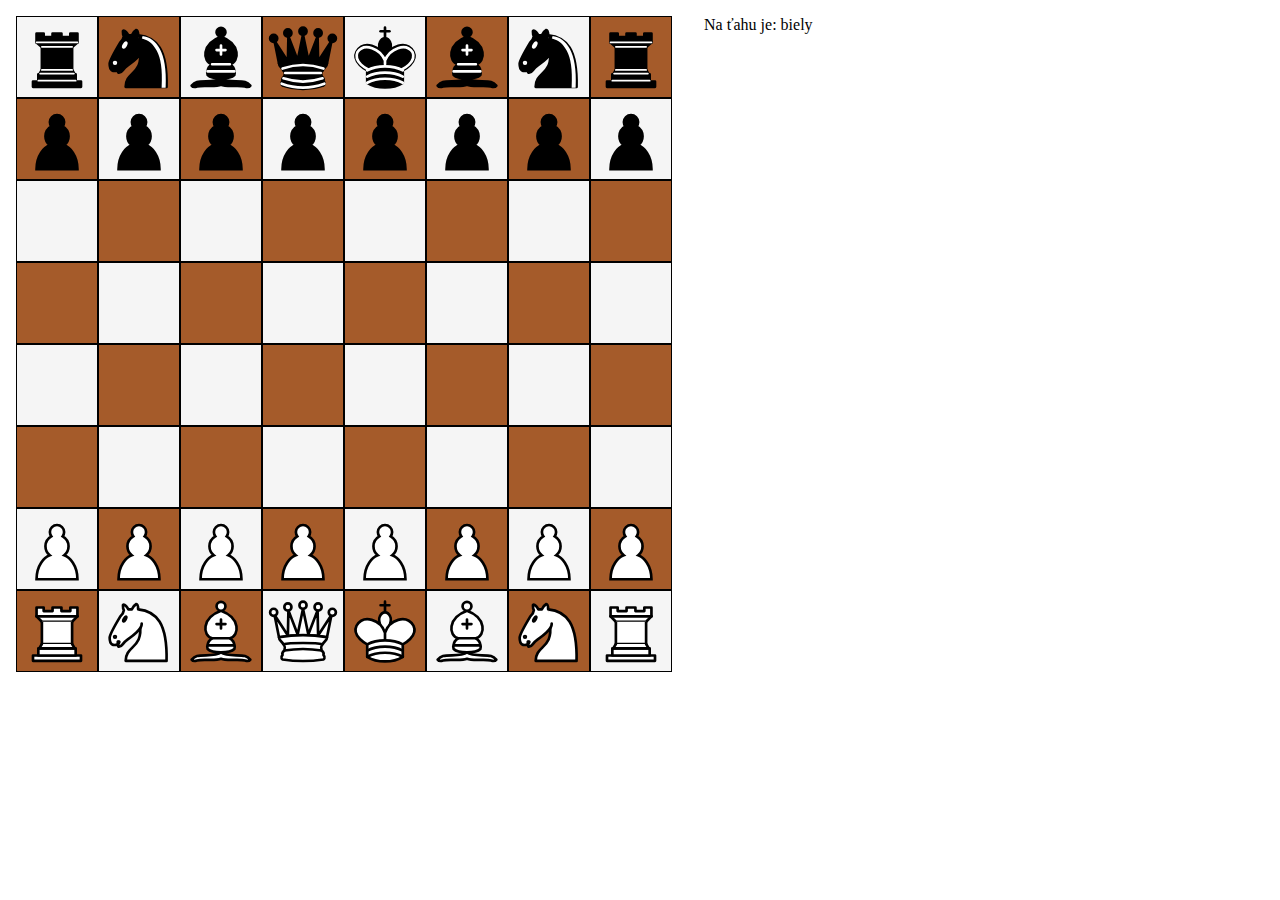
<file: index.html>
<!DOCTYPE html>
<html lang="en">
<head>
    <meta charset="UTF-8">
    <meta name="viewport" content="width=device-width, initial-scale=1.0">
    <title>ŠACH</title>

    <base href="./">

    <script src="./script.js" type="module"></script>

    <style>
        body {
            margin: 0;
        }
        #app {
            width: 100vw;
            height: 100vh;
        }
        #chessRoot {
            width: 100%;
            height: 100%;
        }
    </style>
</head>
<body>
    <div id="app">
        <div id="chessRoot"></div>
    </div>
</body>
</html>
</file>
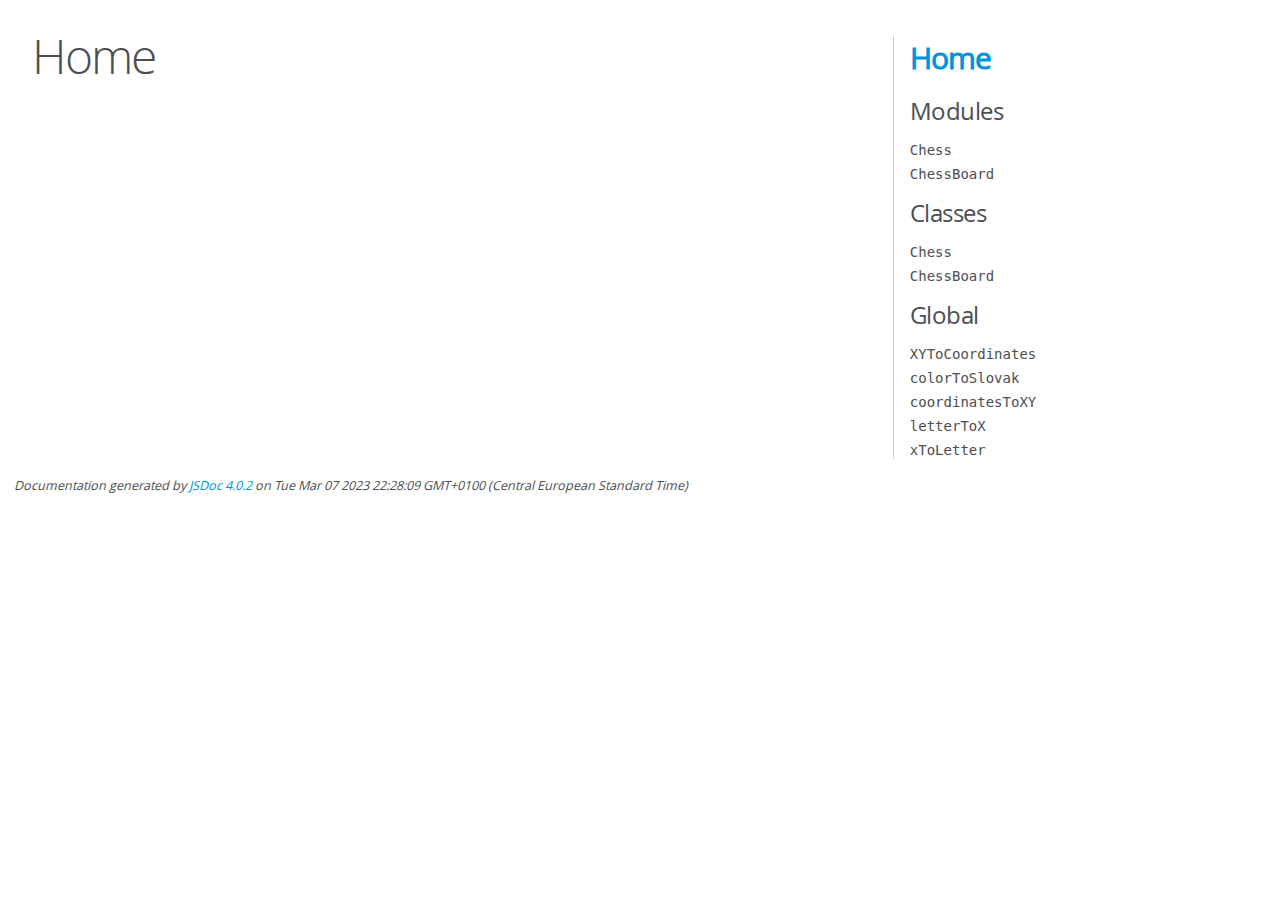
<file: docs/index.html>
<!DOCTYPE html>
<html lang="en">
<head>
    <meta charset="utf-8">
    <title>JSDoc: Home</title>

    <script src="scripts/prettify/prettify.js"> </script>
    <script src="scripts/prettify/lang-css.js"> </script>
    <!--[if lt IE 9]>
      <script src="//html5shiv.googlecode.com/svn/trunk/html5.js"></script>
    <![endif]-->
    <link type="text/css" rel="stylesheet" href="styles/prettify-tomorrow.css">
    <link type="text/css" rel="stylesheet" href="styles/jsdoc-default.css">
</head>

<body>

<div id="main">

    <h1 class="page-title">Home</h1>

    



    


    <h3> </h3>










    









</div>

<nav>
    <h2><a href="index.html">Home</a></h2><h3>Modules</h3><ul><li><a href="module-Chess.html">Chess</a></li><li><a href="module-ChessBoard.html">ChessBoard</a></li></ul><h3>Classes</h3><ul><li><a href="module-Chess.html">Chess</a></li><li><a href="module-ChessBoard.html">ChessBoard</a></li></ul><h3>Global</h3><ul><li><a href="global.html#XYToCoordinates">XYToCoordinates</a></li><li><a href="global.html#colorToSlovak">colorToSlovak</a></li><li><a href="global.html#coordinatesToXY">coordinatesToXY</a></li><li><a href="global.html#letterToX">letterToX</a></li><li><a href="global.html#xToLetter">xToLetter</a></li></ul>
</nav>

<br class="clear">

<footer>
    Documentation generated by <a href="https://github.com/jsdoc/jsdoc">JSDoc 4.0.2</a> on Tue Mar 07 2023 22:28:09 GMT+0100 (Central European Standard Time)
</footer>

<script> prettyPrint(); </script>
<script src="scripts/linenumber.js"> </script>
</body>
</html>
</file>
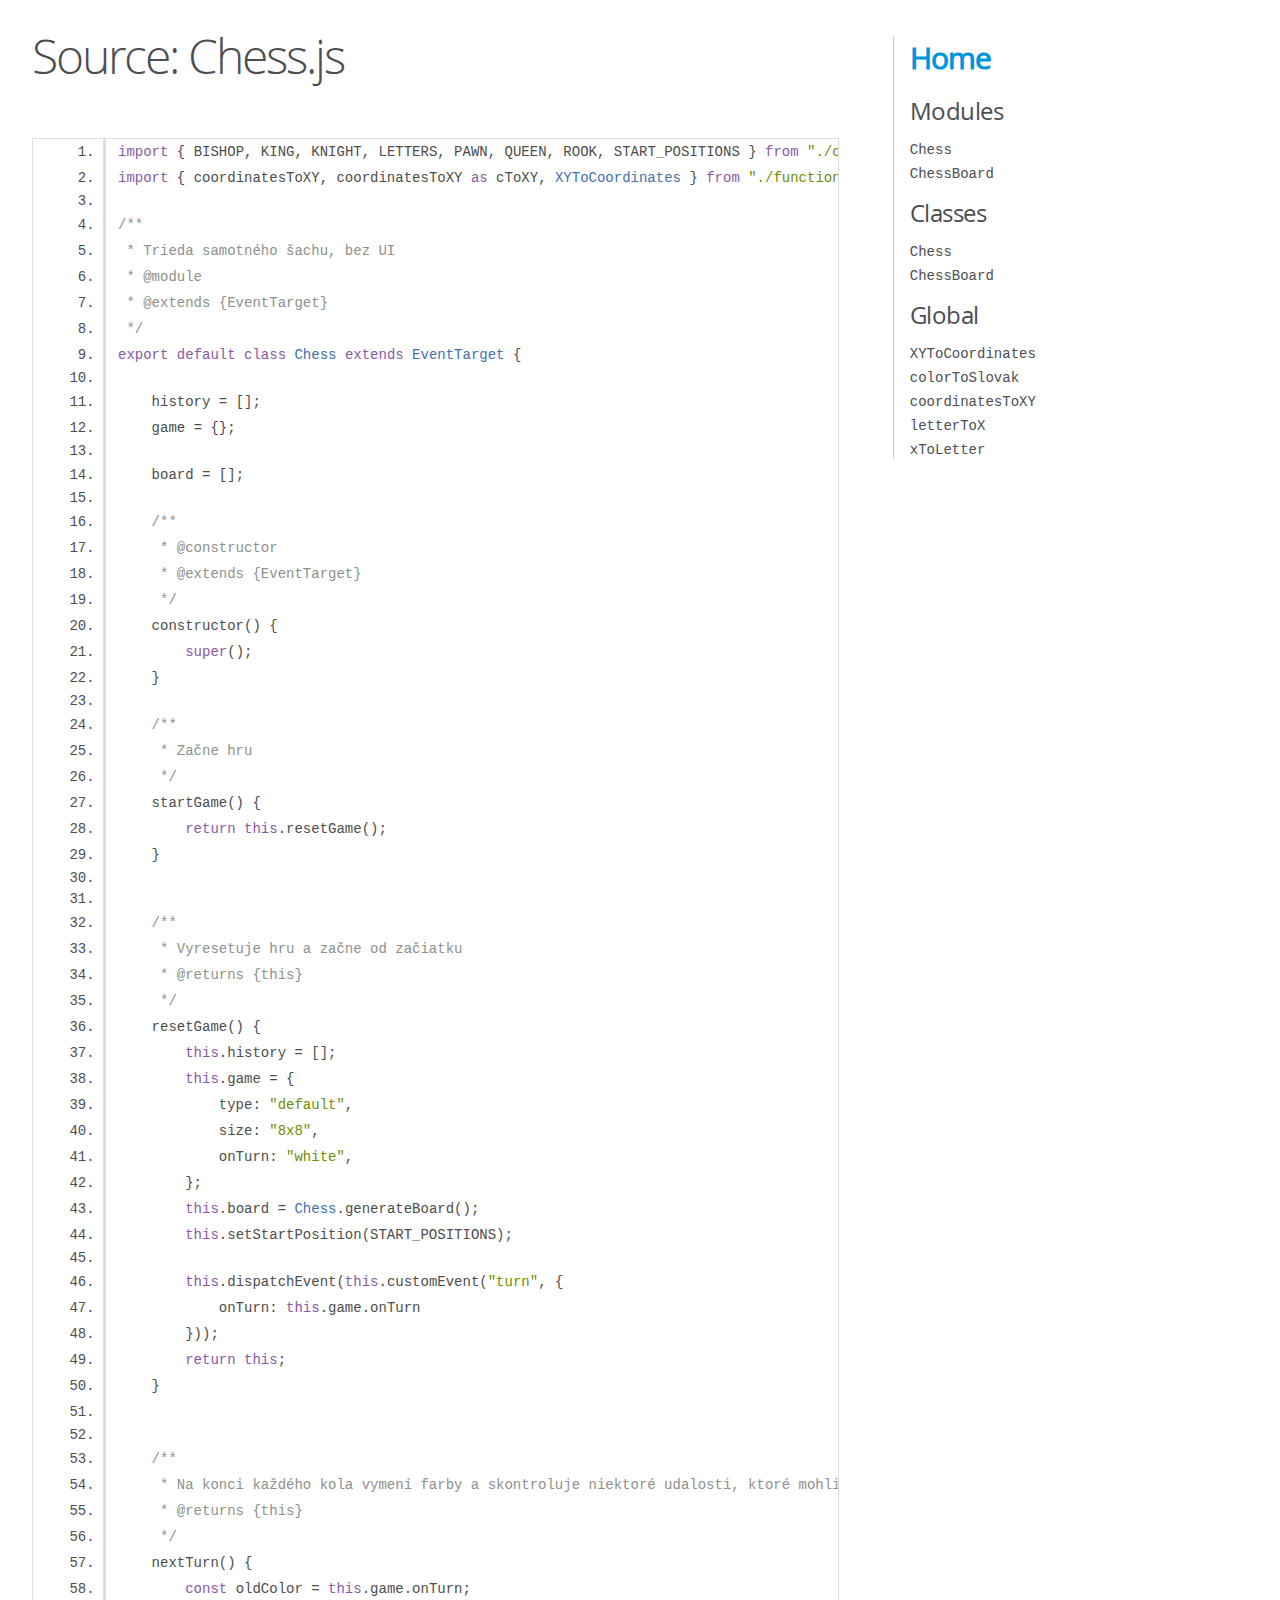
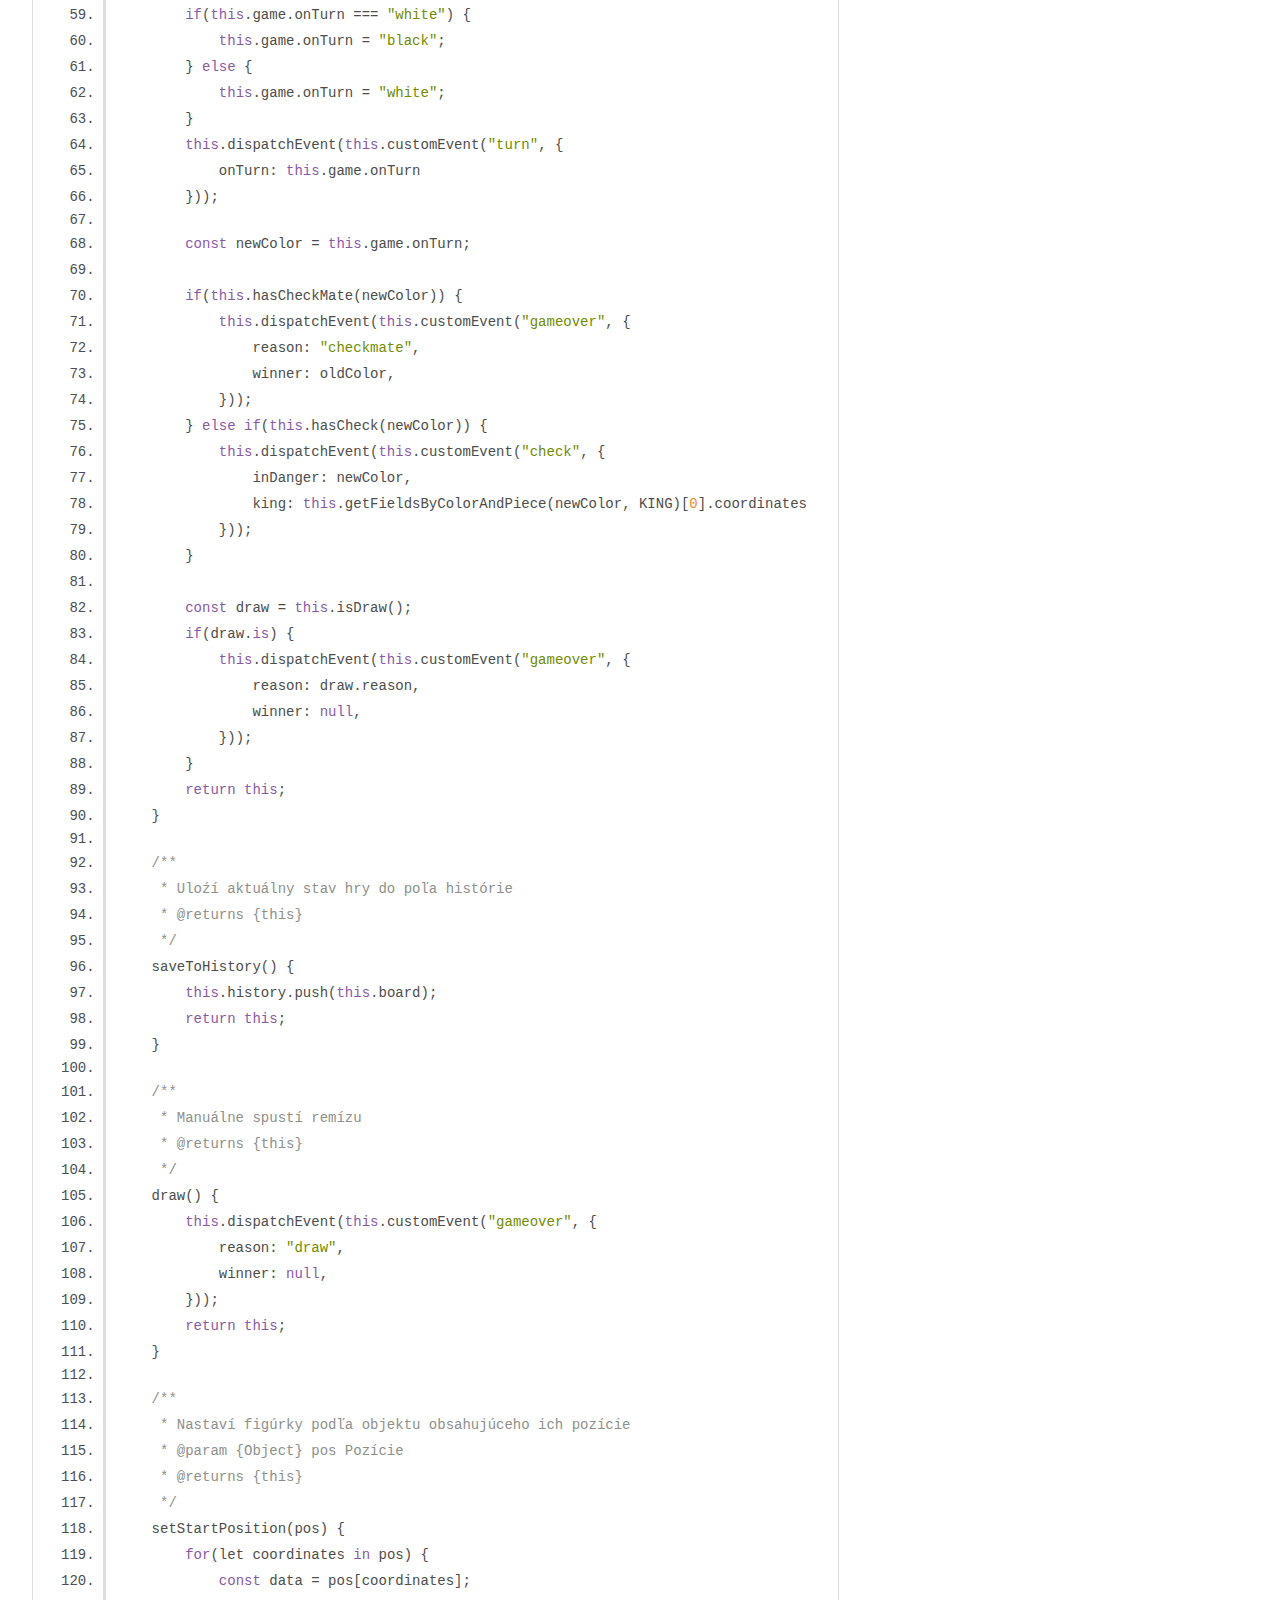
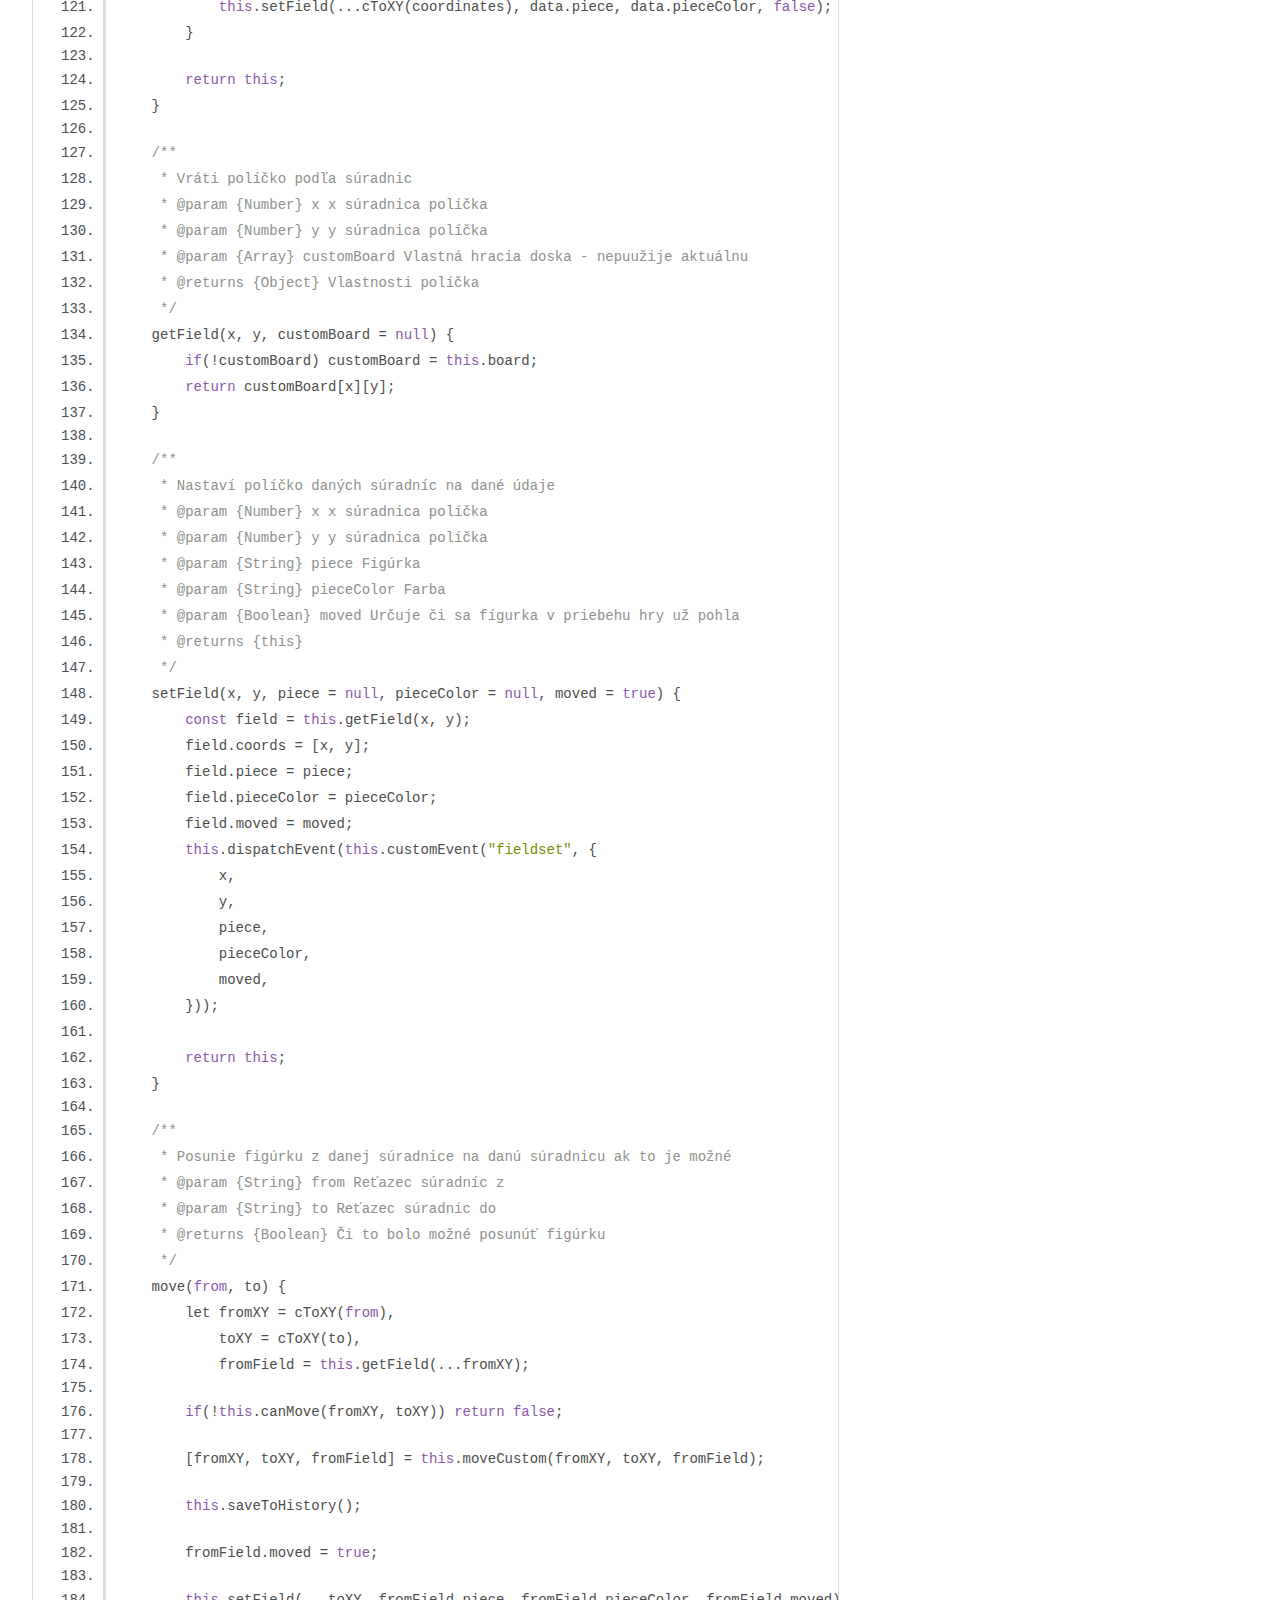
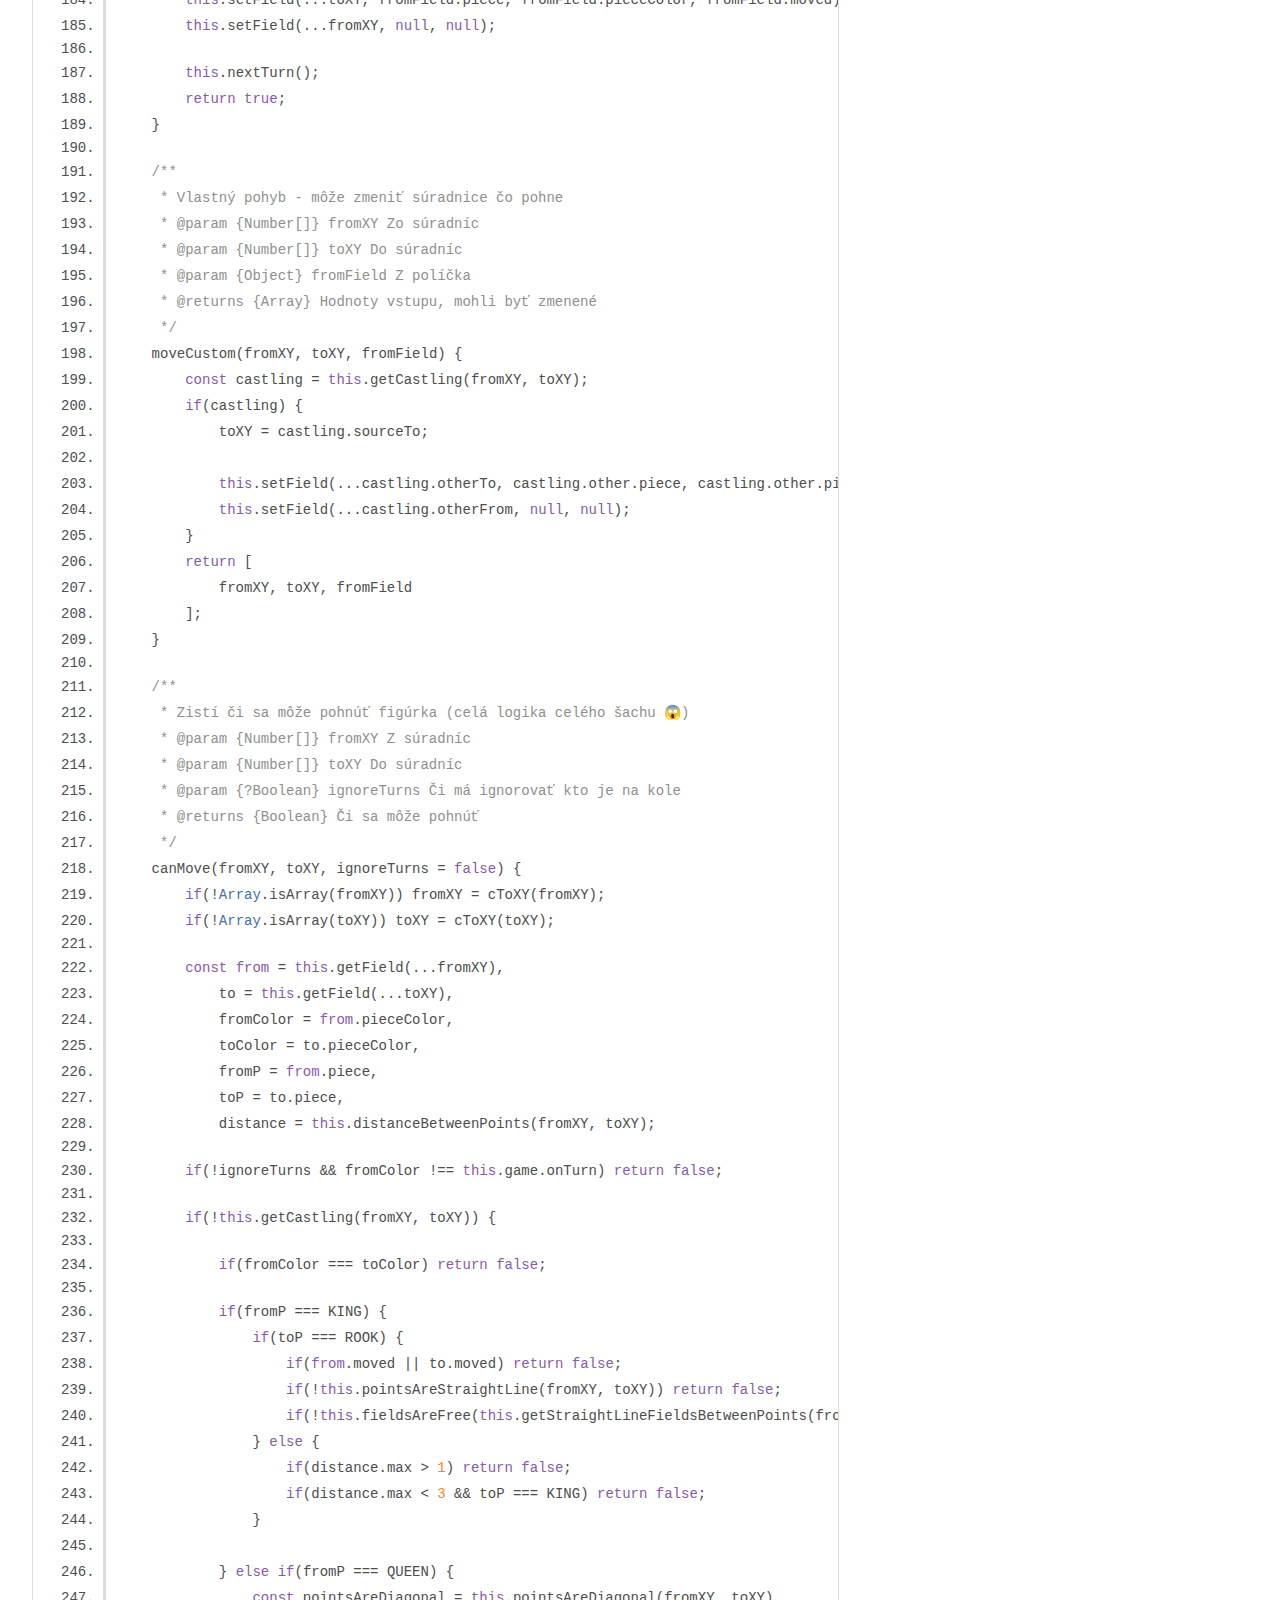
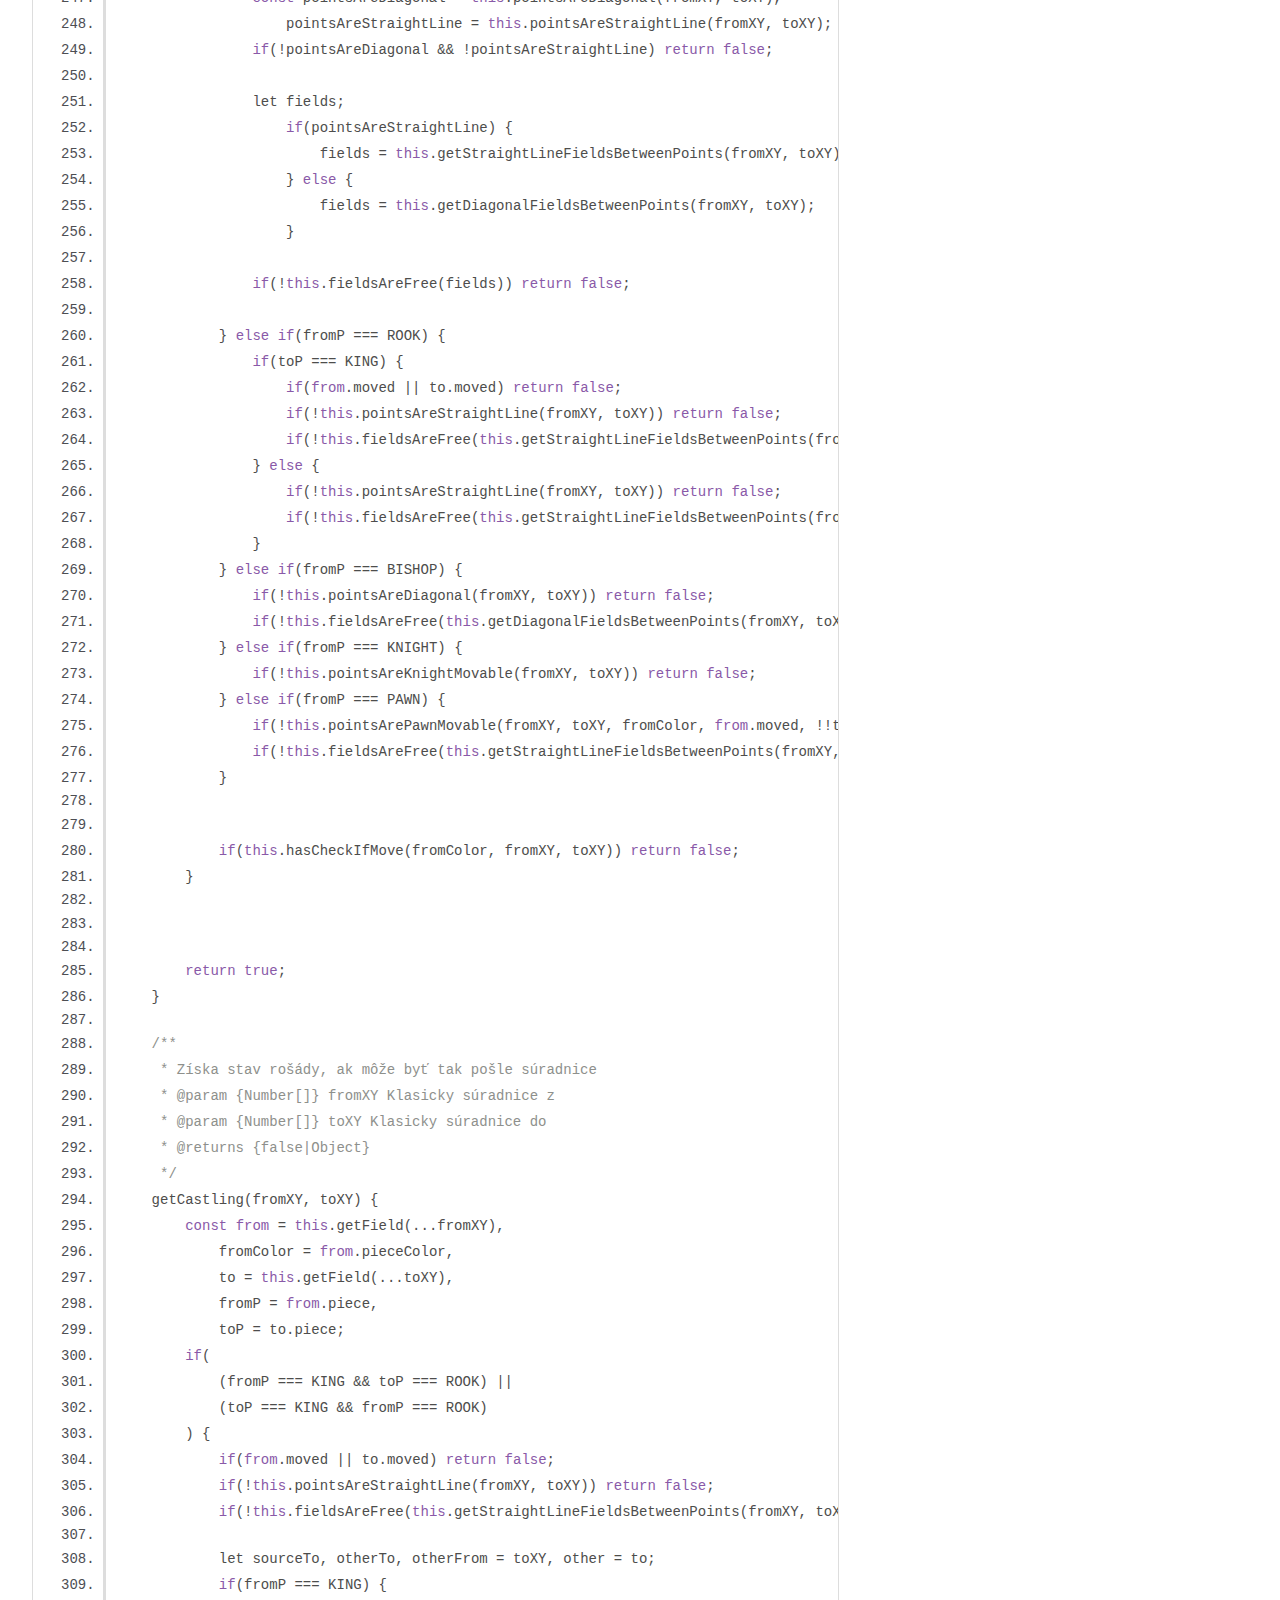
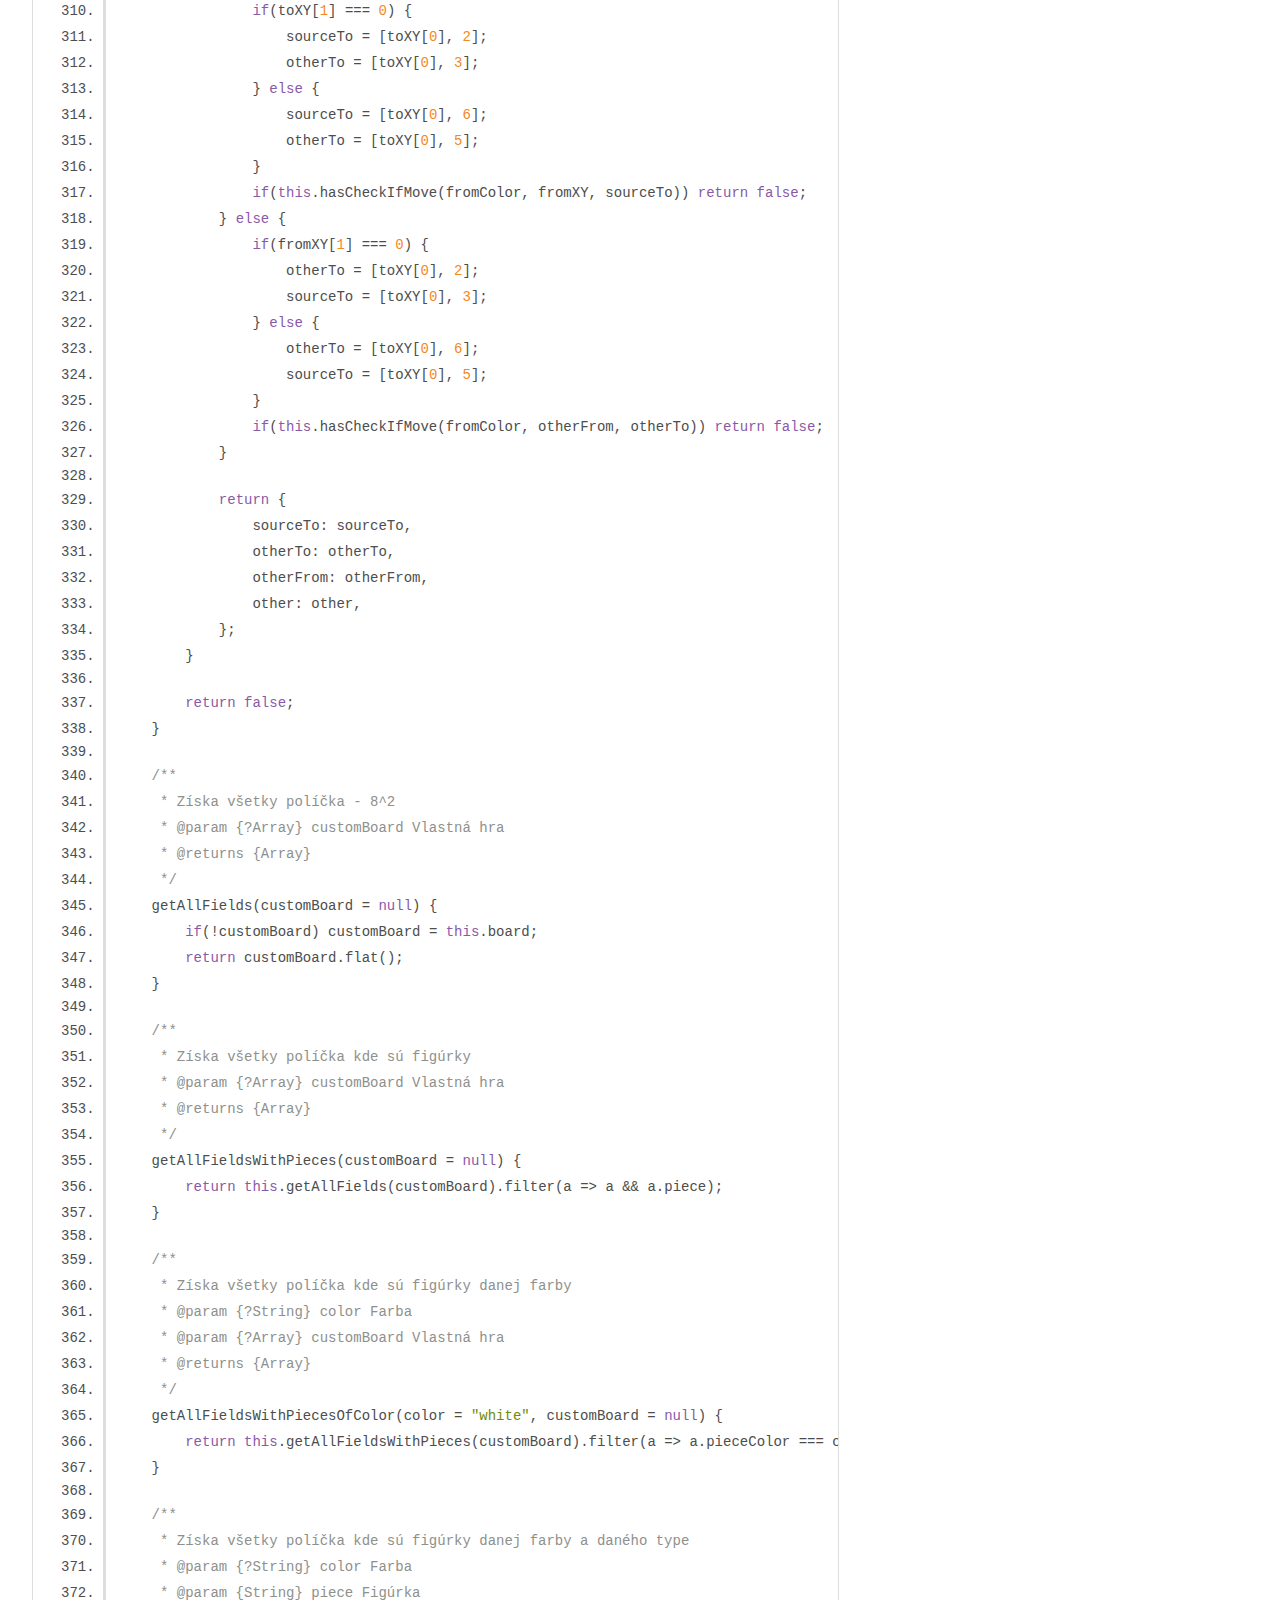
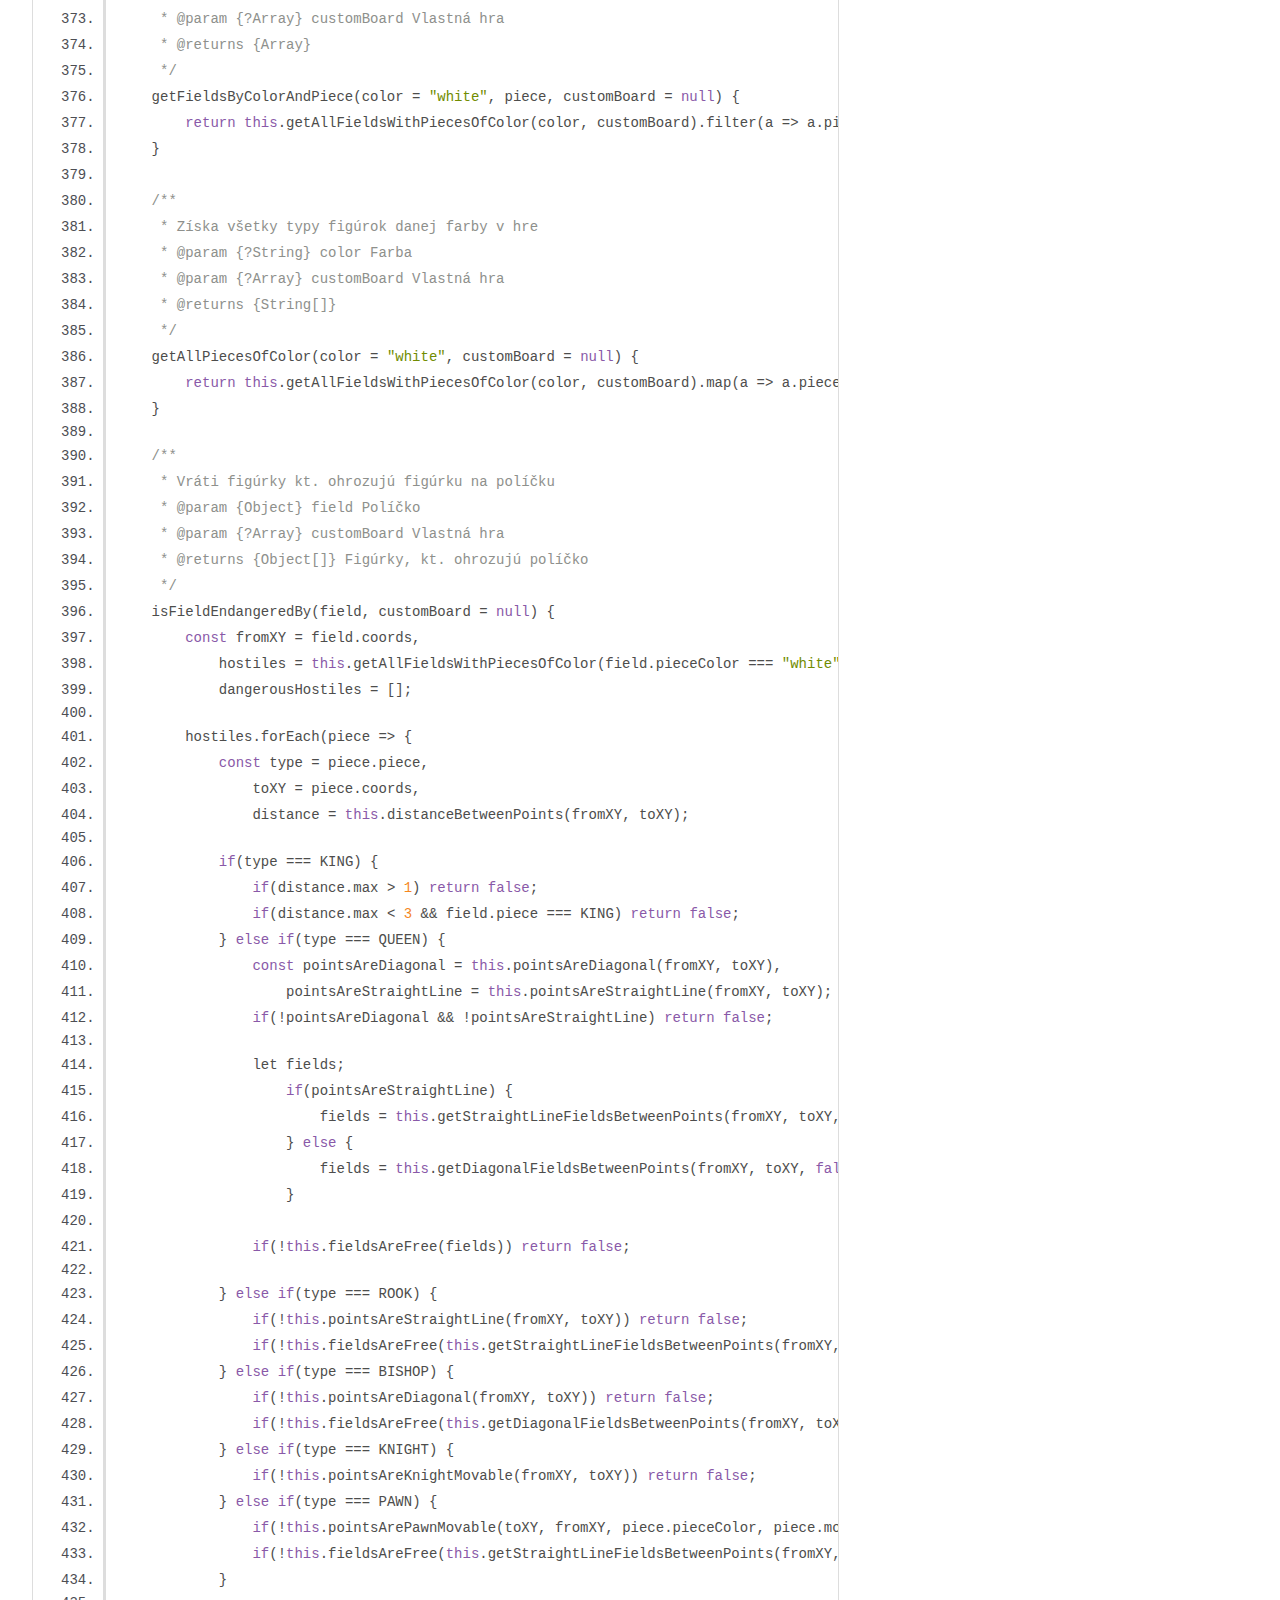
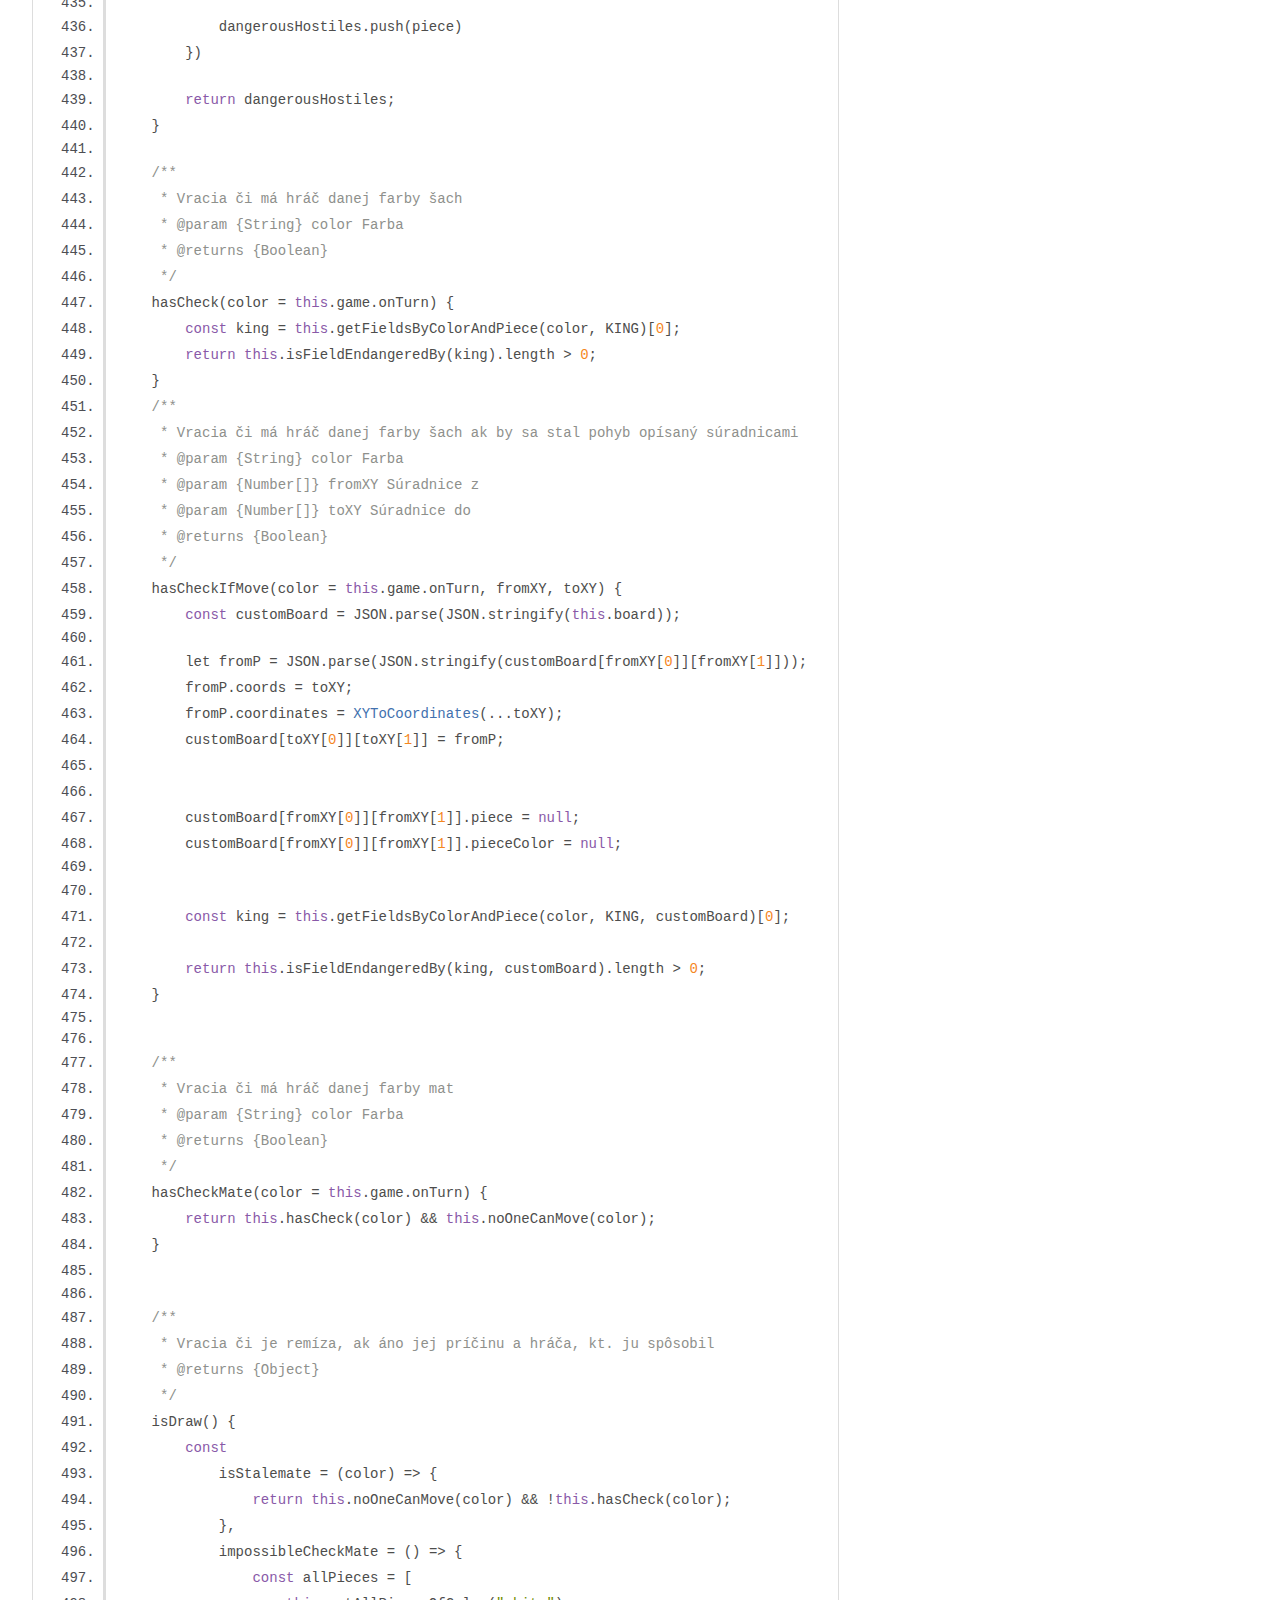
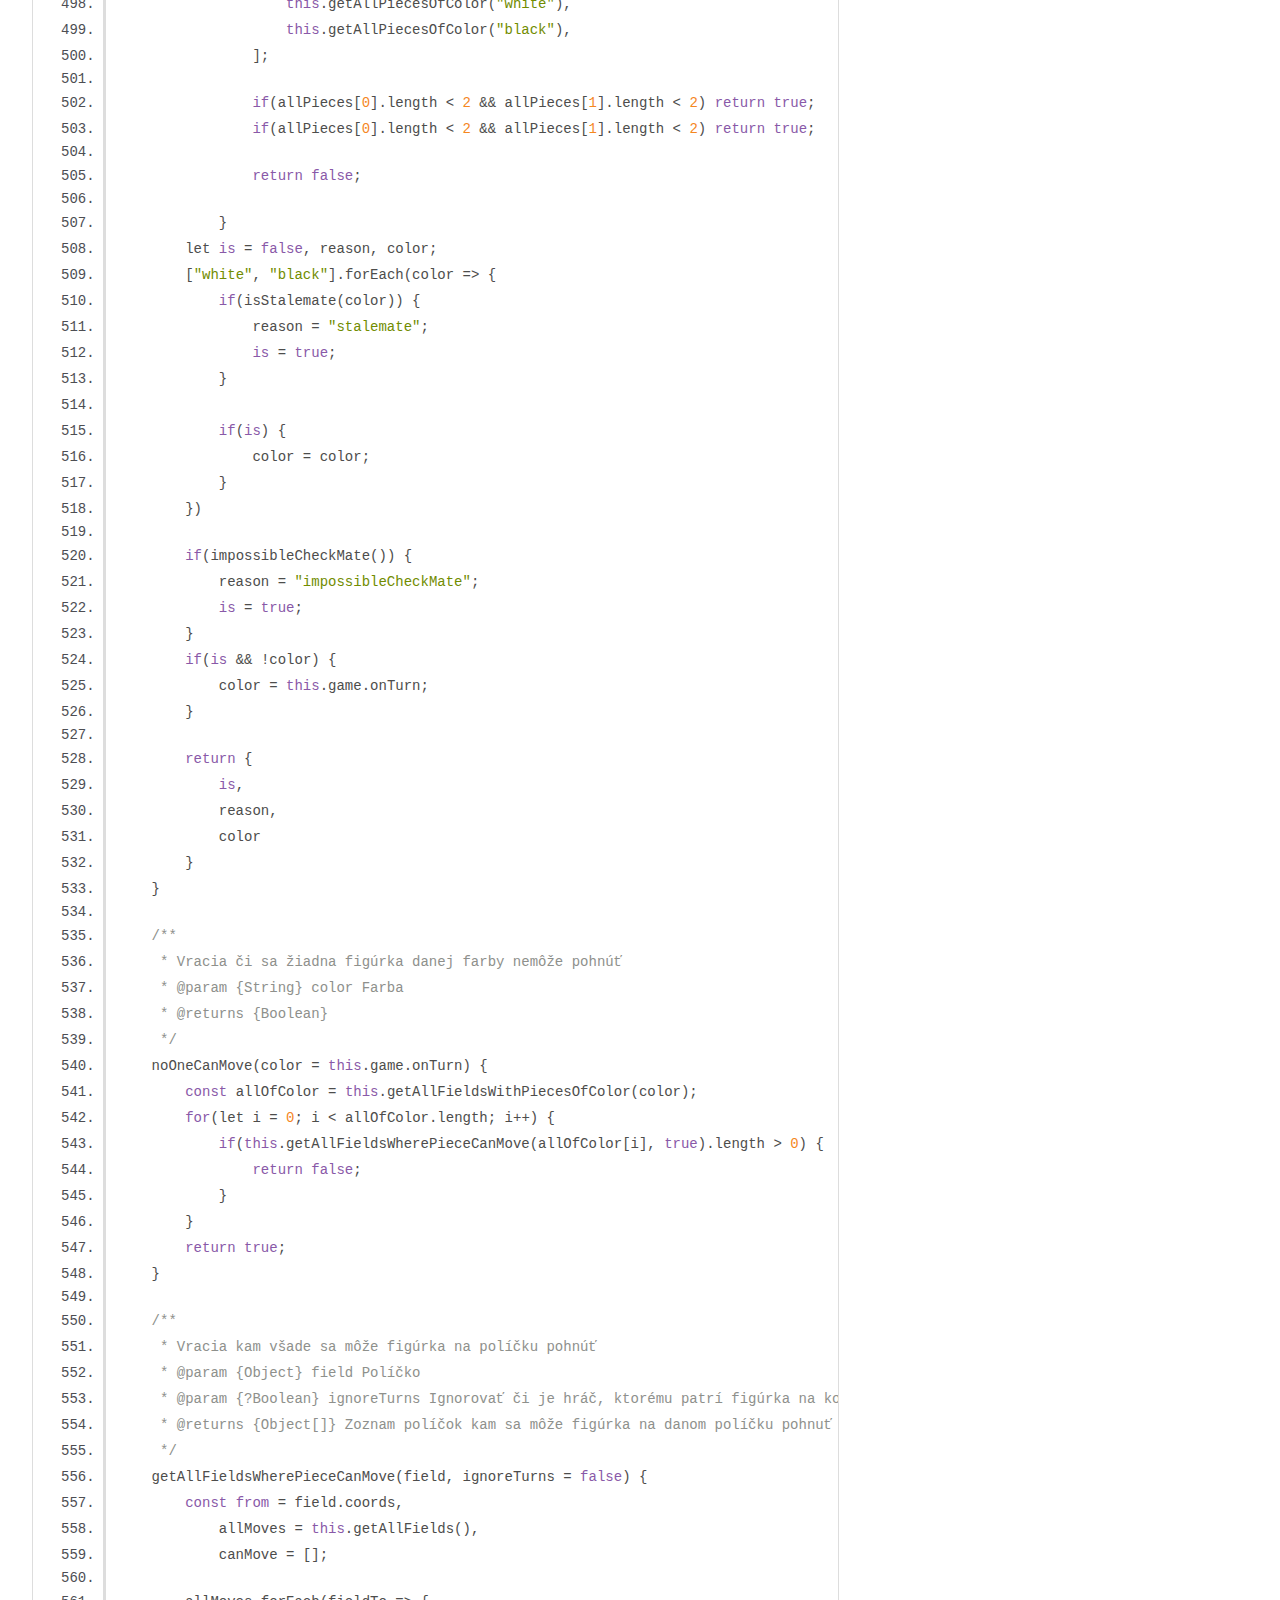
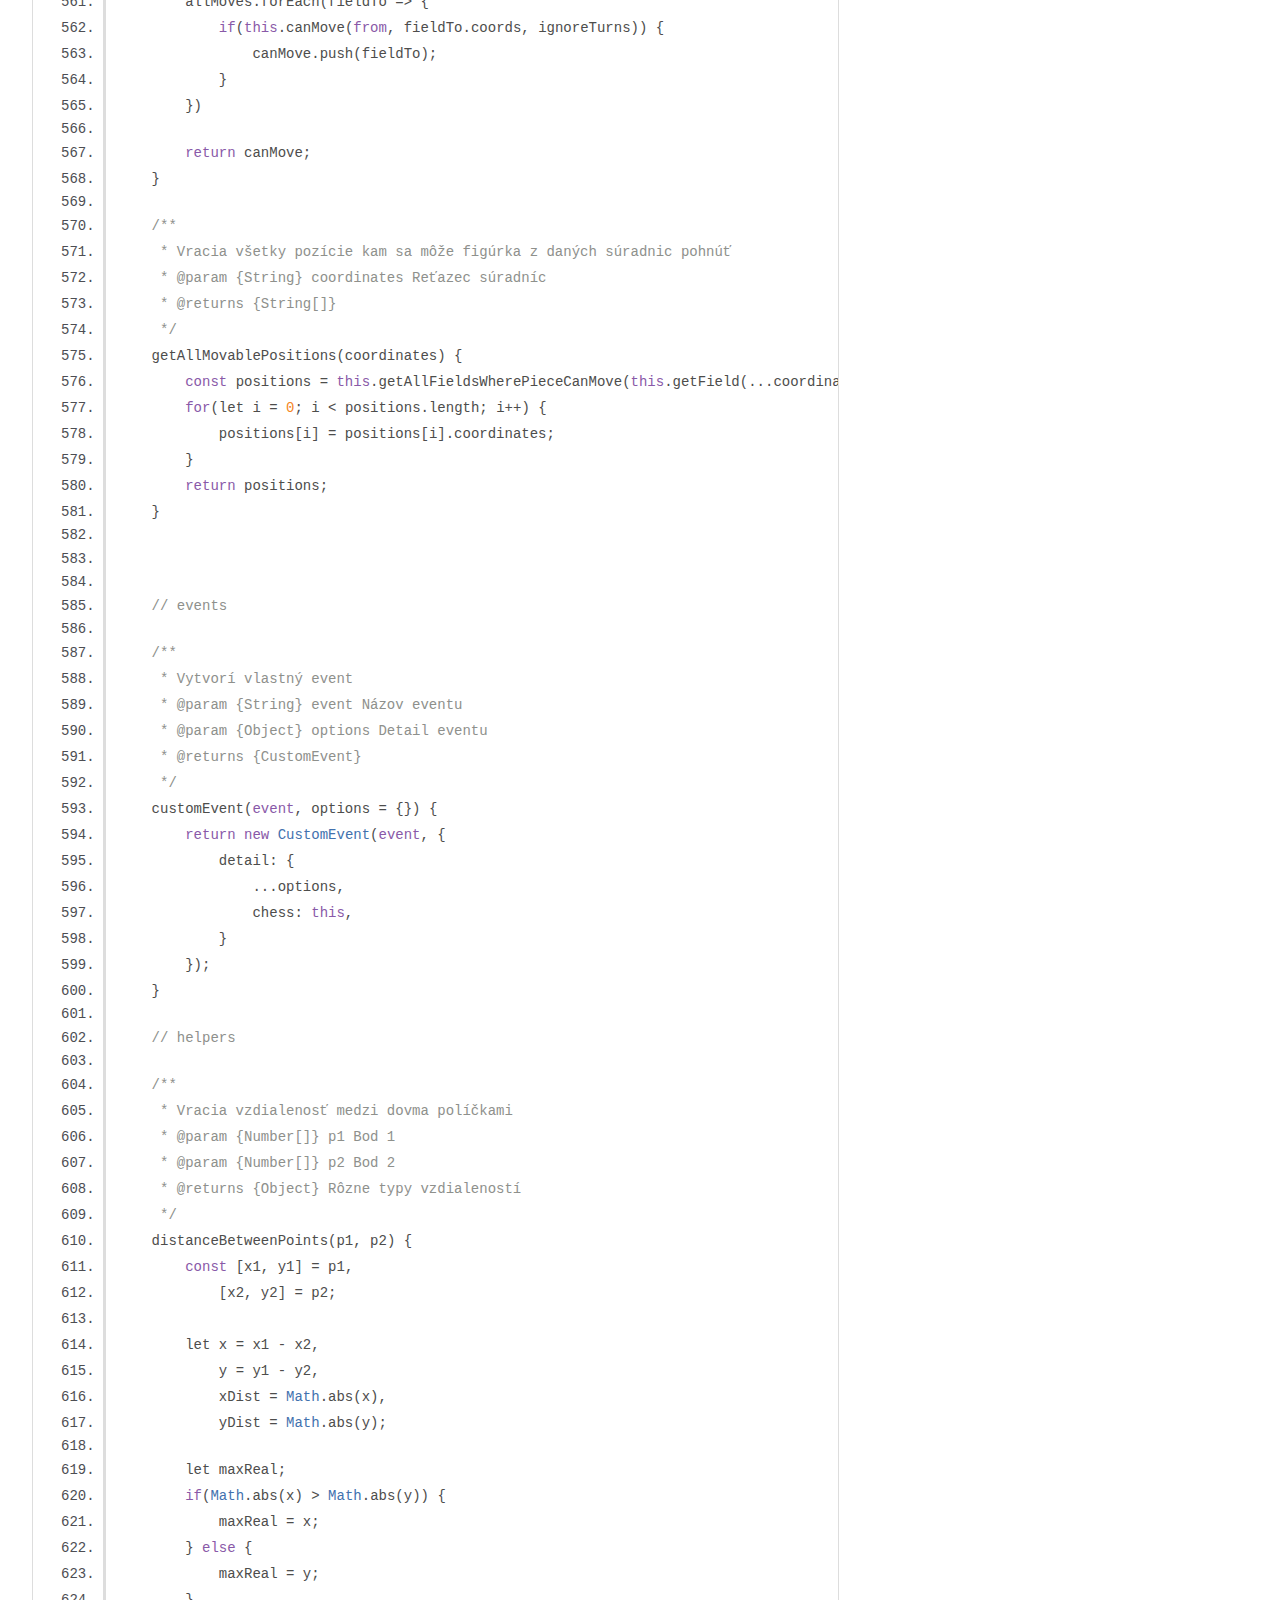
<file: docs/Chess.js.html>
<!DOCTYPE html>
<html lang="en">
<head>
    <meta charset="utf-8">
    <title>JSDoc: Source: Chess.js</title>

    <script src="scripts/prettify/prettify.js"> </script>
    <script src="scripts/prettify/lang-css.js"> </script>
    <!--[if lt IE 9]>
      <script src="//html5shiv.googlecode.com/svn/trunk/html5.js"></script>
    <![endif]-->
    <link type="text/css" rel="stylesheet" href="styles/prettify-tomorrow.css">
    <link type="text/css" rel="stylesheet" href="styles/jsdoc-default.css">
</head>

<body>

<div id="main">

    <h1 class="page-title">Source: Chess.js</h1>

    



    
    <section>
        <article>
            <pre class="prettyprint source linenums"><code>import { BISHOP, KING, KNIGHT, LETTERS, PAWN, QUEEN, ROOK, START_POSITIONS } from "./consts.js";
import { coordinatesToXY, coordinatesToXY as cToXY, XYToCoordinates } from "./functions.js";

/**
 * Trieda samotného šachu, bez UI
 * @module
 * @extends {EventTarget}
 */
export default class Chess extends EventTarget {

    history = [];
    game = {};

    board = [];

    /**
     * @constructor
     * @extends {EventTarget}
     */
    constructor() {
        super();
    }

    /**
     * Začne hru
     */
    startGame() {
        return this.resetGame();
    }


    /**
     * Vyresetuje hru a začne od začiatku
     * @returns {this}
     */
    resetGame() {
        this.history = [];
        this.game = {
            type: "default", 
            size: "8x8", 
            onTurn: "white",
        };
        this.board = Chess.generateBoard();
        this.setStartPosition(START_POSITIONS);

        this.dispatchEvent(this.customEvent("turn", {
            onTurn: this.game.onTurn
        }));
        return this;
    }
    

    /**
     * Na konci každého kola vymení farby a skontroluje niektoré udalosti, ktoré mohli nastať
     * @returns {this}
     */
    nextTurn() {
        const oldColor = this.game.onTurn;
        if(this.game.onTurn === "white") {
            this.game.onTurn = "black";
        } else {
            this.game.onTurn = "white";
        }
        this.dispatchEvent(this.customEvent("turn", {
            onTurn: this.game.onTurn
        }));

        const newColor = this.game.onTurn;
        
        if(this.hasCheckMate(newColor)) {
            this.dispatchEvent(this.customEvent("gameover", {
                reason: "checkmate",
                winner: oldColor,
            }));
        } else if(this.hasCheck(newColor)) {
            this.dispatchEvent(this.customEvent("check", {
                inDanger: newColor,
                king: this.getFieldsByColorAndPiece(newColor, KING)[0].coordinates
            }));
        } 
        
        const draw = this.isDraw();
        if(draw.is) {
            this.dispatchEvent(this.customEvent("gameover", {
                reason: draw.reason,
                winner: null,
            }));
        }
        return this;
    }

    /**
     * Uloźí aktuálny stav hry do poľa histórie
     * @returns {this}
     */
    saveToHistory() {
        this.history.push(this.board);
        return this;
    }

    /**
     * Manuálne spustí remízu
     * @returns {this}
     */
    draw() {
        this.dispatchEvent(this.customEvent("gameover", {
            reason: "draw",
            winner: null,
        }));
        return this;
    }

    /**
     * Nastaví figúrky podľa objektu obsahujúceho ich pozície
     * @param {Object} pos Pozície
     * @returns {this}
     */
    setStartPosition(pos) {
        for(let coordinates in pos) {
            const data = pos[coordinates];
            this.setField(...cToXY(coordinates), data.piece, data.pieceColor, false);
        }

        return this;
    }

    /**
     * Vráti políčko podľa súradnic
     * @param {Number} x x súradnica políčka
     * @param {Number} y y súradnica políčka
     * @param {Array} customBoard Vlastná hracia doska - nepuužije aktuálnu
     * @returns {Object} Vlastnosti políčka
     */
    getField(x, y, customBoard = null) {
        if(!customBoard) customBoard = this.board;
        return customBoard[x][y];
    }

    /**
     * Nastaví políčko daných súradníc na dané údaje
     * @param {Number} x x súradnica políčka
     * @param {Number} y y súradnica políčka
     * @param {String} piece Figúrka
     * @param {String} pieceColor Farba
     * @param {Boolean} moved Určuje či sa fígurka v priebehu hry už pohla
     * @returns {this}
     */
    setField(x, y, piece = null, pieceColor = null, moved = true) {
        const field = this.getField(x, y);
        field.coords = [x, y];
        field.piece = piece;
        field.pieceColor = pieceColor;
        field.moved = moved;
        this.dispatchEvent(this.customEvent("fieldset", {
            x, 
            y, 
            piece, 
            pieceColor,
            moved,
        }));
       
        return this;
    }

    /**
     * Posunie figúrku z danej súradnice na danú súradnicu ak to je možné
     * @param {String} from Reťazec súradníc z
     * @param {String} to Reťazec súradníc do
     * @returns {Boolean} Či to bolo možné posunúť figúrku
     */
    move(from, to) {
        let fromXY = cToXY(from),
            toXY = cToXY(to),
            fromField = this.getField(...fromXY);

        if(!this.canMove(fromXY, toXY)) return false;

        [fromXY, toXY, fromField] = this.moveCustom(fromXY, toXY, fromField);

        this.saveToHistory();

        fromField.moved = true;

        this.setField(...toXY, fromField.piece, fromField.pieceColor, fromField.moved);
        this.setField(...fromXY, null, null);

        this.nextTurn();
        return true;
    }

    /**
     * Vlastný pohyb - môže zmeniť súradnice čo pohne
     * @param {Number[]} fromXY Zo súradníc
     * @param {Number[]} toXY Do súradníc
     * @param {Object} fromField Z políčka
     * @returns {Array} Hodnoty vstupu, mohli byť zmenené
     */
    moveCustom(fromXY, toXY, fromField) {
        const castling = this.getCastling(fromXY, toXY);
        if(castling) {
            toXY = castling.sourceTo;
            
            this.setField(...castling.otherTo, castling.other.piece, castling.other.pieceColor, castling.other.moved);
            this.setField(...castling.otherFrom, null, null);
        }
        return [
            fromXY, toXY, fromField
        ];
    }

    /**
     * Zistí či sa môže pohnúť figúrka (celá logika celého šachu 😱)
     * @param {Number[]} fromXY Z súradníc 
     * @param {Number[]} toXY Do súradníc
     * @param {?Boolean} ignoreTurns Či má ignorovať kto je na kole
     * @returns {Boolean} Či sa môže pohnúť
     */
    canMove(fromXY, toXY, ignoreTurns = false) {
        if(!Array.isArray(fromXY)) fromXY = cToXY(fromXY);
        if(!Array.isArray(toXY)) toXY = cToXY(toXY);

        const from = this.getField(...fromXY),
            to = this.getField(...toXY),
            fromColor = from.pieceColor,
            toColor = to.pieceColor,
            fromP = from.piece,
            toP = to.piece,
            distance = this.distanceBetweenPoints(fromXY, toXY);

        if(!ignoreTurns &amp;&amp; fromColor !== this.game.onTurn) return false;

        if(!this.getCastling(fromXY, toXY)) {

            if(fromColor === toColor) return false;

            if(fromP === KING) {
                if(toP === ROOK) {
                    if(from.moved || to.moved) return false;
                    if(!this.pointsAreStraightLine(fromXY, toXY)) return false;
                    if(!this.fieldsAreFree(this.getStraightLineFieldsBetweenPoints(fromXY, toXY))) return false;
                } else {
                    if(distance.max > 1) return false;
                    if(distance.max &lt; 3 &amp;&amp; toP === KING) return false;
                }
                
            } else if(fromP === QUEEN) {
                const pointsAreDiagonal = this.pointsAreDiagonal(fromXY, toXY),
                    pointsAreStraightLine = this.pointsAreStraightLine(fromXY, toXY);
                if(!pointsAreDiagonal &amp;&amp; !pointsAreStraightLine) return false;
    
                let fields;
                    if(pointsAreStraightLine) {
                        fields = this.getStraightLineFieldsBetweenPoints(fromXY, toXY);
                    } else {
                        fields = this.getDiagonalFieldsBetweenPoints(fromXY, toXY);
                    }
                
                if(!this.fieldsAreFree(fields)) return false;
    
            } else if(fromP === ROOK) {
                if(toP === KING) {
                    if(from.moved || to.moved) return false;
                    if(!this.pointsAreStraightLine(fromXY, toXY)) return false;
                    if(!this.fieldsAreFree(this.getStraightLineFieldsBetweenPoints(fromXY, toXY))) return false;
                } else {
                    if(!this.pointsAreStraightLine(fromXY, toXY)) return false;
                    if(!this.fieldsAreFree(this.getStraightLineFieldsBetweenPoints(fromXY, toXY))) return false;
                }
            } else if(fromP === BISHOP) {
                if(!this.pointsAreDiagonal(fromXY, toXY)) return false;
                if(!this.fieldsAreFree(this.getDiagonalFieldsBetweenPoints(fromXY, toXY))) return false;
            } else if(fromP === KNIGHT) {
                if(!this.pointsAreKnightMovable(fromXY, toXY)) return false;
            } else if(fromP === PAWN) {
                if(!this.pointsArePawnMovable(fromXY, toXY, fromColor, from.moved, !!toP)) return false;
                if(!this.fieldsAreFree(this.getStraightLineFieldsBetweenPoints(fromXY, toXY))) return false;
            }

            
            if(this.hasCheckIfMove(fromColor, fromXY, toXY)) return false;
        }

        

        return true;
    }

    /**
     * Získa stav rošády, ak môže byť tak pošle súradnice
     * @param {Number[]} fromXY Klasicky súradnice z 
     * @param {Number[]} toXY Klasicky súradnice do
     * @returns {false|Object}
     */
    getCastling(fromXY, toXY) {
        const from = this.getField(...fromXY),
            fromColor = from.pieceColor,
            to = this.getField(...toXY),
            fromP = from.piece,
            toP = to.piece;
        if(
            (fromP === KING &amp;&amp; toP === ROOK) ||
            (toP === KING &amp;&amp; fromP === ROOK)
        ) {
            if(from.moved || to.moved) return false;
            if(!this.pointsAreStraightLine(fromXY, toXY)) return false;
            if(!this.fieldsAreFree(this.getStraightLineFieldsBetweenPoints(fromXY, toXY))) return false;

            let sourceTo, otherTo, otherFrom = toXY, other = to;
            if(fromP === KING) {
                if(toXY[1] === 0) {
                    sourceTo = [toXY[0], 2];
                    otherTo = [toXY[0], 3];
                } else {
                    sourceTo = [toXY[0], 6];
                    otherTo = [toXY[0], 5];
                }
                if(this.hasCheckIfMove(fromColor, fromXY, sourceTo)) return false;
            } else {
                if(fromXY[1] === 0) {
                    otherTo = [toXY[0], 2];
                    sourceTo = [toXY[0], 3];
                } else {
                    otherTo = [toXY[0], 6];
                    sourceTo = [toXY[0], 5];
                }
                if(this.hasCheckIfMove(fromColor, otherFrom, otherTo)) return false;
            }

            return {
                sourceTo: sourceTo,
                otherTo: otherTo,
                otherFrom: otherFrom,
                other: other,
            };
        }

        return false;
    }

    /**
     * Získa všetky políčka - 8^2
     * @param {?Array} customBoard Vlastná hra
     * @returns {Array}
     */
    getAllFields(customBoard = null) {
        if(!customBoard) customBoard = this.board;
        return customBoard.flat();
    }

    /**
     * Získa všetky políčka kde sú figúrky
     * @param {?Array} customBoard Vlastná hra
     * @returns {Array}
     */
    getAllFieldsWithPieces(customBoard = null) {
        return this.getAllFields(customBoard).filter(a => a &amp;&amp; a.piece);
    }

    /**
     * Získa všetky políčka kde sú figúrky danej farby
     * @param {?String} color Farba
     * @param {?Array} customBoard Vlastná hra
     * @returns {Array}
     */
    getAllFieldsWithPiecesOfColor(color = "white", customBoard = null) {
        return this.getAllFieldsWithPieces(customBoard).filter(a => a.pieceColor === color);
    }

    /**
     * Získa všetky políčka kde sú figúrky danej farby a daného type
     * @param {?String} color Farba
     * @param {String} piece Figúrka
     * @param {?Array} customBoard Vlastná hra
     * @returns {Array}
     */
    getFieldsByColorAndPiece(color = "white", piece, customBoard = null) {
        return this.getAllFieldsWithPiecesOfColor(color, customBoard).filter(a => a.piece === piece);
    }
    
    /**
     * Získa všetky typy figúrok danej farby v hre
     * @param {?String} color Farba
     * @param {?Array} customBoard Vlastná hra
     * @returns {String[]}
     */
    getAllPiecesOfColor(color = "white", customBoard = null) {
        return this.getAllFieldsWithPiecesOfColor(color, customBoard).map(a => a.piece);
    }

    /**
     * Vráti figúrky kt. ohrozujú figúrku na políčku
     * @param {Object} field Políčko
     * @param {?Array} customBoard Vlastná hra
     * @returns {Object[]} Figúrky, kt. ohrozujú políčko
     */
    isFieldEndangeredBy(field, customBoard = null) {
        const fromXY = field.coords,
            hostiles = this.getAllFieldsWithPiecesOfColor(field.pieceColor === "white" ? "black" : "white", customBoard),
            dangerousHostiles = [];

        hostiles.forEach(piece => {
            const type = piece.piece,
                toXY = piece.coords,
                distance = this.distanceBetweenPoints(fromXY, toXY);

            if(type === KING) {
                if(distance.max > 1) return false;
                if(distance.max &lt; 3 &amp;&amp; field.piece === KING) return false;
            } else if(type === QUEEN) {
                const pointsAreDiagonal = this.pointsAreDiagonal(fromXY, toXY),
                    pointsAreStraightLine = this.pointsAreStraightLine(fromXY, toXY);
                if(!pointsAreDiagonal &amp;&amp; !pointsAreStraightLine) return false;

                let fields;
                    if(pointsAreStraightLine) {
                        fields = this.getStraightLineFieldsBetweenPoints(fromXY, toXY, false, customBoard);
                    } else {
                        fields = this.getDiagonalFieldsBetweenPoints(fromXY, toXY, false, customBoard);
                    }
                
                if(!this.fieldsAreFree(fields)) return false;

            } else if(type === ROOK) {
                if(!this.pointsAreStraightLine(fromXY, toXY)) return false;
                if(!this.fieldsAreFree(this.getStraightLineFieldsBetweenPoints(fromXY, toXY, false, customBoard))) return false;
            } else if(type === BISHOP) {
                if(!this.pointsAreDiagonal(fromXY, toXY)) return false;
                if(!this.fieldsAreFree(this.getDiagonalFieldsBetweenPoints(fromXY, toXY, false, customBoard))) return false;
            } else if(type === KNIGHT) {
                if(!this.pointsAreKnightMovable(fromXY, toXY)) return false;
            } else if(type === PAWN) {
                if(!this.pointsArePawnMovable(toXY, fromXY, piece.pieceColor, piece.moved, true)) return false;
                if(!this.fieldsAreFree(this.getStraightLineFieldsBetweenPoints(fromXY, toXY, false, customBoard))) return false;
            }

            dangerousHostiles.push(piece)
        })

        return dangerousHostiles;
    }

    /**
     * Vracia či má hráč danej farby šach
     * @param {String} color Farba
     * @returns {Boolean}
     */
    hasCheck(color = this.game.onTurn) {
        const king = this.getFieldsByColorAndPiece(color, KING)[0];
        return this.isFieldEndangeredBy(king).length > 0;
    }
    /**
     * Vracia či má hráč danej farby šach ak by sa stal pohyb opísaný súradnicami
     * @param {String} color Farba
     * @param {Number[]} fromXY Súradnice z
     * @param {Number[]} toXY Súradnice do
     * @returns {Boolean}
     */
    hasCheckIfMove(color = this.game.onTurn, fromXY, toXY) {
        const customBoard = JSON.parse(JSON.stringify(this.board));

        let fromP = JSON.parse(JSON.stringify(customBoard[fromXY[0]][fromXY[1]]));
        fromP.coords = toXY;
        fromP.coordinates = XYToCoordinates(...toXY);
        customBoard[toXY[0]][toXY[1]] = fromP;
        
        
        customBoard[fromXY[0]][fromXY[1]].piece = null;
        customBoard[fromXY[0]][fromXY[1]].pieceColor = null;

        
        const king = this.getFieldsByColorAndPiece(color, KING, customBoard)[0];
        
        return this.isFieldEndangeredBy(king, customBoard).length > 0;
    }


    /**
     * Vracia či má hráč danej farby mat
     * @param {String} color Farba
     * @returns {Boolean}
     */
    hasCheckMate(color = this.game.onTurn) {
        return this.hasCheck(color) &amp;&amp; this.noOneCanMove(color);
    }
    

    /**
     * Vracia či je remíza, ak áno jej príčinu a hráča, kt. ju spôsobil
     * @returns {Object} 
     */
    isDraw() {
        const 
            isStalemate = (color) => {
                return this.noOneCanMove(color) &amp;&amp; !this.hasCheck(color);
            },
            impossibleCheckMate = () => {
                const allPieces = [
                    this.getAllPiecesOfColor("white"),
                    this.getAllPiecesOfColor("black"),
                ];

                if(allPieces[0].length &lt; 2 &amp;&amp; allPieces[1].length &lt; 2) return true;
                if(allPieces[0].length &lt; 2 &amp;&amp; allPieces[1].length &lt; 2) return true;

                return false;

            }
        let is = false, reason, color;
        ["white", "black"].forEach(color => {
            if(isStalemate(color)) {
                reason = "stalemate";
                is = true;
            }
            
            if(is) {
                color = color;
            }
        })

        if(impossibleCheckMate()) {
            reason = "impossibleCheckMate";
            is = true;
        }
        if(is &amp;&amp; !color) {
            color = this.game.onTurn;
        }

        return {
            is,
            reason,
            color
        }
    }

    /**
     * Vracia či sa žiadna figúrka danej farby nemôže pohnúť
     * @param {String} color Farba
     * @returns {Boolean} 
     */
    noOneCanMove(color = this.game.onTurn) {
        const allOfColor = this.getAllFieldsWithPiecesOfColor(color);
        for(let i = 0; i &lt; allOfColor.length; i++) {
            if(this.getAllFieldsWherePieceCanMove(allOfColor[i], true).length > 0) {
                return false;
            }
        }
        return true;
    }

    /**
     * Vracia kam všade sa môže figúrka na políčku pohnúť
     * @param {Object} field Políčko
     * @param {?Boolean} ignoreTurns Ignorovať či je hráč, ktorému patrí figúrka na kole
     * @returns {Object[]} Zoznam políčok kam sa môže figúrka na danom políčku pohnuť
     */
    getAllFieldsWherePieceCanMove(field, ignoreTurns = false) {
        const from = field.coords,
            allMoves = this.getAllFields(),
            canMove = [];

        allMoves.forEach(fieldTo => {
            if(this.canMove(from, fieldTo.coords, ignoreTurns)) {
                canMove.push(fieldTo);
            }
        })

        return canMove;
    }

    /**
     * Vracia všetky pozície kam sa môže figúrka z daných súradnic pohnúť
     * @param {String} coordinates Reťazec súradníc
     * @returns {String[]}
     */
    getAllMovablePositions(coordinates) {
        const positions = this.getAllFieldsWherePieceCanMove(this.getField(...coordinatesToXY(coordinates)));
        for(let i = 0; i &lt; positions.length; i++) {
            positions[i] = positions[i].coordinates;
        }
        return positions;
    }

    

    // events

    /**
     * Vytvorí vlastný event
     * @param {String} event Názov eventu
     * @param {Object} options Detail eventu
     * @returns {CustomEvent}
     */
    customEvent(event, options = {}) {
        return new CustomEvent(event, {
            detail: {
                ...options,
                chess: this,
            }
        });
    }

    // helpers

    /**
     * Vracia vzdialenosť medzi dovma políčkami
     * @param {Number[]} p1 Bod 1
     * @param {Number[]} p2 Bod 2
     * @returns {Object} Rôzne typy vzdialeností
     */
    distanceBetweenPoints(p1, p2) {
        const [x1, y1] = p1,
            [x2, y2] = p2;
    
        let x = x1 - x2,
            y = y1 - y2,
            xDist = Math.abs(x),
            yDist = Math.abs(y);

        let maxReal;
        if(Math.abs(x) > Math.abs(y)) {
            maxReal = x;
        } else {
            maxReal = y;
        }
        
    
        return {
            x: xDist,
            y: yDist,
            xReal: x1 - x2,
            yReal: y1 - y2,
            max: Math.max(xDist, yDist),
            maxReal
        }
    }
    
    /**
     * Vracia či sú body uhlopriečka / šikmé proste neviem ako to povedať LOL
     * @param {Number[]} p1 
     * @param {Number[]} p2 
     * @returns {Boolean}
     */
    pointsAreDiagonal(p1, p2) {
        const {y, x} = this.distanceBetweenPoints(p1, p2)
        if(y !== x) return false;
    
        return true;
    }
    
    
    /**
     * Vracia či sú body v rovnej čiare
     * @param {Number[]} p1 
     * @param {Number[]} p2 
     * @returns {Boolean}
     */
    pointsAreStraightLine(p1, p2) {
        const {y, x} = this.distanceBetweenPoints(p1, p2)
        if(y !== 0 &amp;&amp; x !== 0) return false;
    
        return true;
    }
    
    
    /**
     * Vracia či sú body v tvare L (nie ako to L ale to L)
     * @param {Number[]} p1 
     * @param {Number[]} p2 
     * @returns {Boolean}
     */
    pointsAreKnightMovable(p1, p2) {
        const {y, x} = this.distanceBetweenPoints(p1, p2)
        
        if(Math.abs(y) === 1 &amp;&amp; Math.abs(x) === 2) return true;
        if(Math.abs(x) === 1 &amp;&amp; Math.abs(y) === 2) return true;
    
        return false;
    }
    
    /**
     * Vracia či sa môže pešiak pohnúť
     * @param {Number[]} p1 
     * @param {Number[]} p2 
     * @param {String} color Farba
     * @param {Boolean} moved Či sa už niekedy pohol - lebo vtedy môže ísť o 2
     * @param {?Boolean} gonnaCapture Či ide vyhodiť nejakú figúrku - lebo vtedy ide do šikma
     * @returns {Boolean}
     */
    pointsArePawnMovable(p1, p2, color, moved, gonnaCapture = false) {
        const {y, x, xReal, yReal} = this.distanceBetweenPoints(p1, p2)
    
    
        if(color === "white" &amp;&amp; p1[0] > p2[0]) return false;
        if(color === "black" &amp;&amp; p1[0] &lt; p2[0]) return false;
    
        if(moved &amp;&amp; x > 1) {
            return false;
        } else if(!moved &amp;&amp; x > 2) {
            return false;
        }    
    
        if(gonnaCapture) {
            if(y !== 1 || x !== 1) {
                return false;
            }
        } else {
            if(y !== 0) return false;
        }
        
    
        return true;
    }

    /**
     * Vracia všetky políčka na čiare medzi dvoma bodmi - inak povedané MATIKAAAAAAA
     * @param {Number[]} p1 
     * @param {Number[]} p2 
     * @param {?Boolean} inclusive Či inkluzívne
     * @param {Array} customBoard Vlastná hra
     * @returns {Object[]}
     */
    getStraightLineFieldsBetweenPoints(p1, p2, inclusive = false, customBoard = null) {
        if(!this.pointsAreStraightLine(p1, p2)) return [];

        const fields = [];

        const {y, x} = this.distanceBetweenPoints(p1, p2);
        if(x > 0) {
            for(let i = Math.min(p1[0], p2[0]); i &lt; Math.max(p1[0], p2[0]); i++) {
                if(!inclusive &amp;&amp; [p1[0], p2[0]].includes(i)) continue; 

                fields.push(this.getField(i, p1[1], customBoard))
            }
        } else if(y > 0) {
            for(let i = Math.min(p1[1], p2[1]); i &lt; Math.max(p1[1], p2[1]); i++) {
                if(!inclusive &amp;&amp; [p1[1], p2[1]].includes(i)) continue; 

                fields.push(this.getField(p1[0], i, customBoard))
            }
        }

        return fields;
    }


    /**
     * Vracia všetky políčka na šikmej čiare medzi dvoma bodmi - inak povedané MATIKAAAAAAA 2.0
     * @param {Number[]} p1 
     * @param {Number[]} p2 
     * @param {?Boolean} inclusive Či inkluzívne
     * @param {Array} customBoard Vlastná hra
     * @returns {Object[]}
     */
    getDiagonalFieldsBetweenPoints(p1, p2, inclusive = false, customBoard = null) {
        if(!this.pointsAreDiagonal(p1, p2)) return [];

        const fields = [];

        const {maxReal, xReal, yReal} = this.distanceBetweenPoints(p1, p2);

        for(let i = 0; i &lt;= Math.abs(maxReal); i++) {
            const x = p1[0] + (xReal &lt; 0 ? i : -i),
                y = p1[1] + (yReal &lt; 0 ? i : -i);
            if(
                !inclusive &amp;&amp;
                (
                    [p1[0], p2[0]].includes(x) ||
                    [p1[1], p2[1]].includes(y)
                )
            ) continue;
            fields.push(this.getField(x, y, customBoard))
        }
        

        return fields;
    }
    
    /**
     * Vracia či sú všetky políčka z poľa voľné
     * @param {Object[]} fields Pole políčok
     * @returns {Boolean}
     */
    fieldsAreFree(fields) {
        for(let i = 0; i &lt; fields.length; i++) {
            if(fields[i].piece) return false;
        }
        return true;
    }


    // static funcs

    /**
     * Vracia prázdnu hraciu dosku
     * @static
     * @returns {Object[][]}
     */
    static generateBoard() {
        const arr = [];
        for(let i = 0; i &lt; 8; i++) {
            const row = [];
            for(let j = 0; j &lt; 8; j++) {
                row.push({
                    piece: null,
                    pieceColor: null,
                    coordinates: LETTERS[j] + (i + 1),
                    coords: [i, j],
                });
            }
            arr.push(row);
        }
        return arr;
    }

    /**
     * Vracia rozloženie políčok
     * @returns {Object[][]}
     */
    static getTilesLayout() {
        const reverseColors = lastClr => {
            if(lastClr === "black") {
                lastClr = "white";
            } else {
                lastClr = "black";
            }
            return lastClr;
        }

        const tiles = [];
        let lastClr = "white";
        for(let i = 0; i &lt; 8; i++) {
            const row = [];
            for(let j = 0; j &lt; 8; j++) {
                lastClr = reverseColors(lastClr);
                row.push({
                    coordinates: LETTERS[j] + (i + 1),
                    color: lastClr
                });
            }
            lastClr = reverseColors(lastClr);
            tiles.push(row);
        }
        return tiles;
    }
}</code></pre>
        </article>
    </section>




</div>

<nav>
    <h2><a href="index.html">Home</a></h2><h3>Modules</h3><ul><li><a href="module-Chess.html">Chess</a></li><li><a href="module-ChessBoard.html">ChessBoard</a></li></ul><h3>Classes</h3><ul><li><a href="module-Chess.html">Chess</a></li><li><a href="module-ChessBoard.html">ChessBoard</a></li></ul><h3>Global</h3><ul><li><a href="global.html#XYToCoordinates">XYToCoordinates</a></li><li><a href="global.html#colorToSlovak">colorToSlovak</a></li><li><a href="global.html#coordinatesToXY">coordinatesToXY</a></li><li><a href="global.html#letterToX">letterToX</a></li><li><a href="global.html#xToLetter">xToLetter</a></li></ul>
</nav>

<br class="clear">

<footer>
    Documentation generated by <a href="https://github.com/jsdoc/jsdoc">JSDoc 4.0.2</a> on Tue Mar 07 2023 22:28:09 GMT+0100 (Central European Standard Time)
</footer>

<script> prettyPrint(); </script>
<script src="scripts/linenumber.js"> </script>
</body>
</html>
</file>
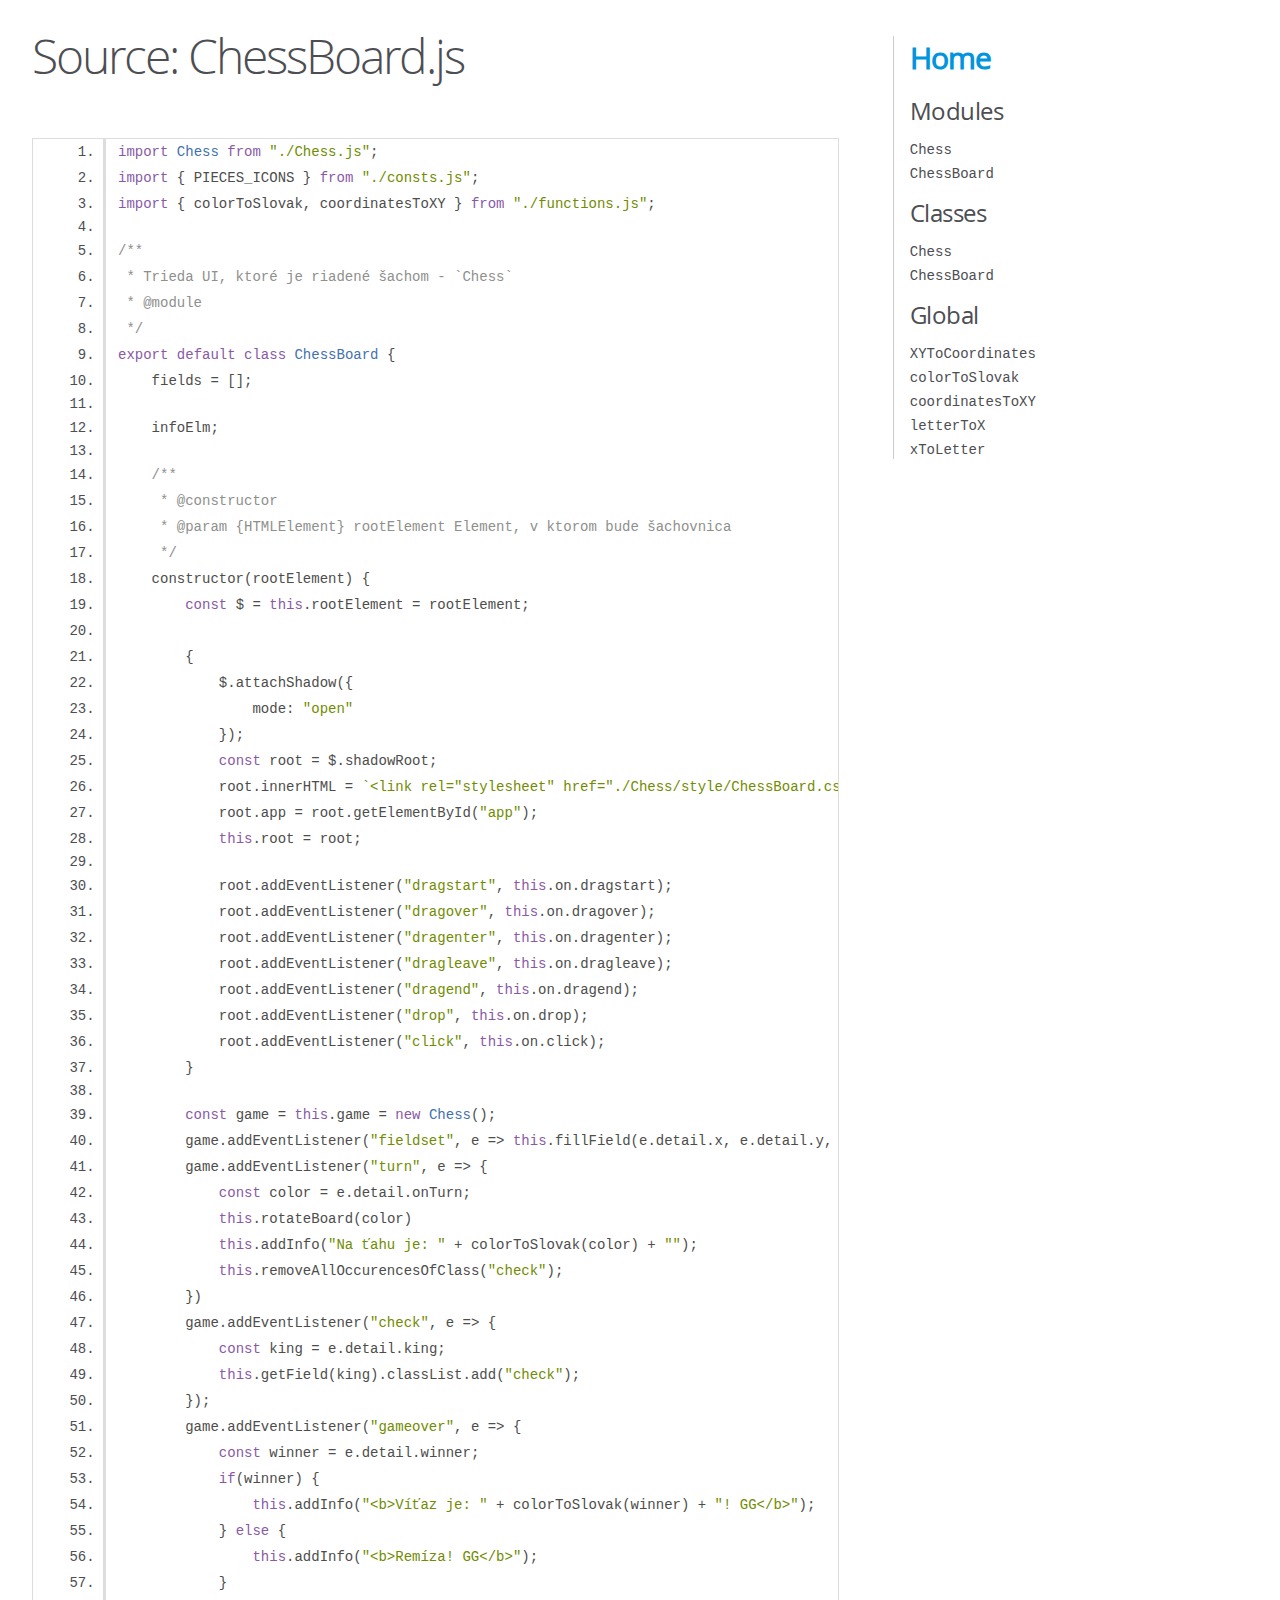
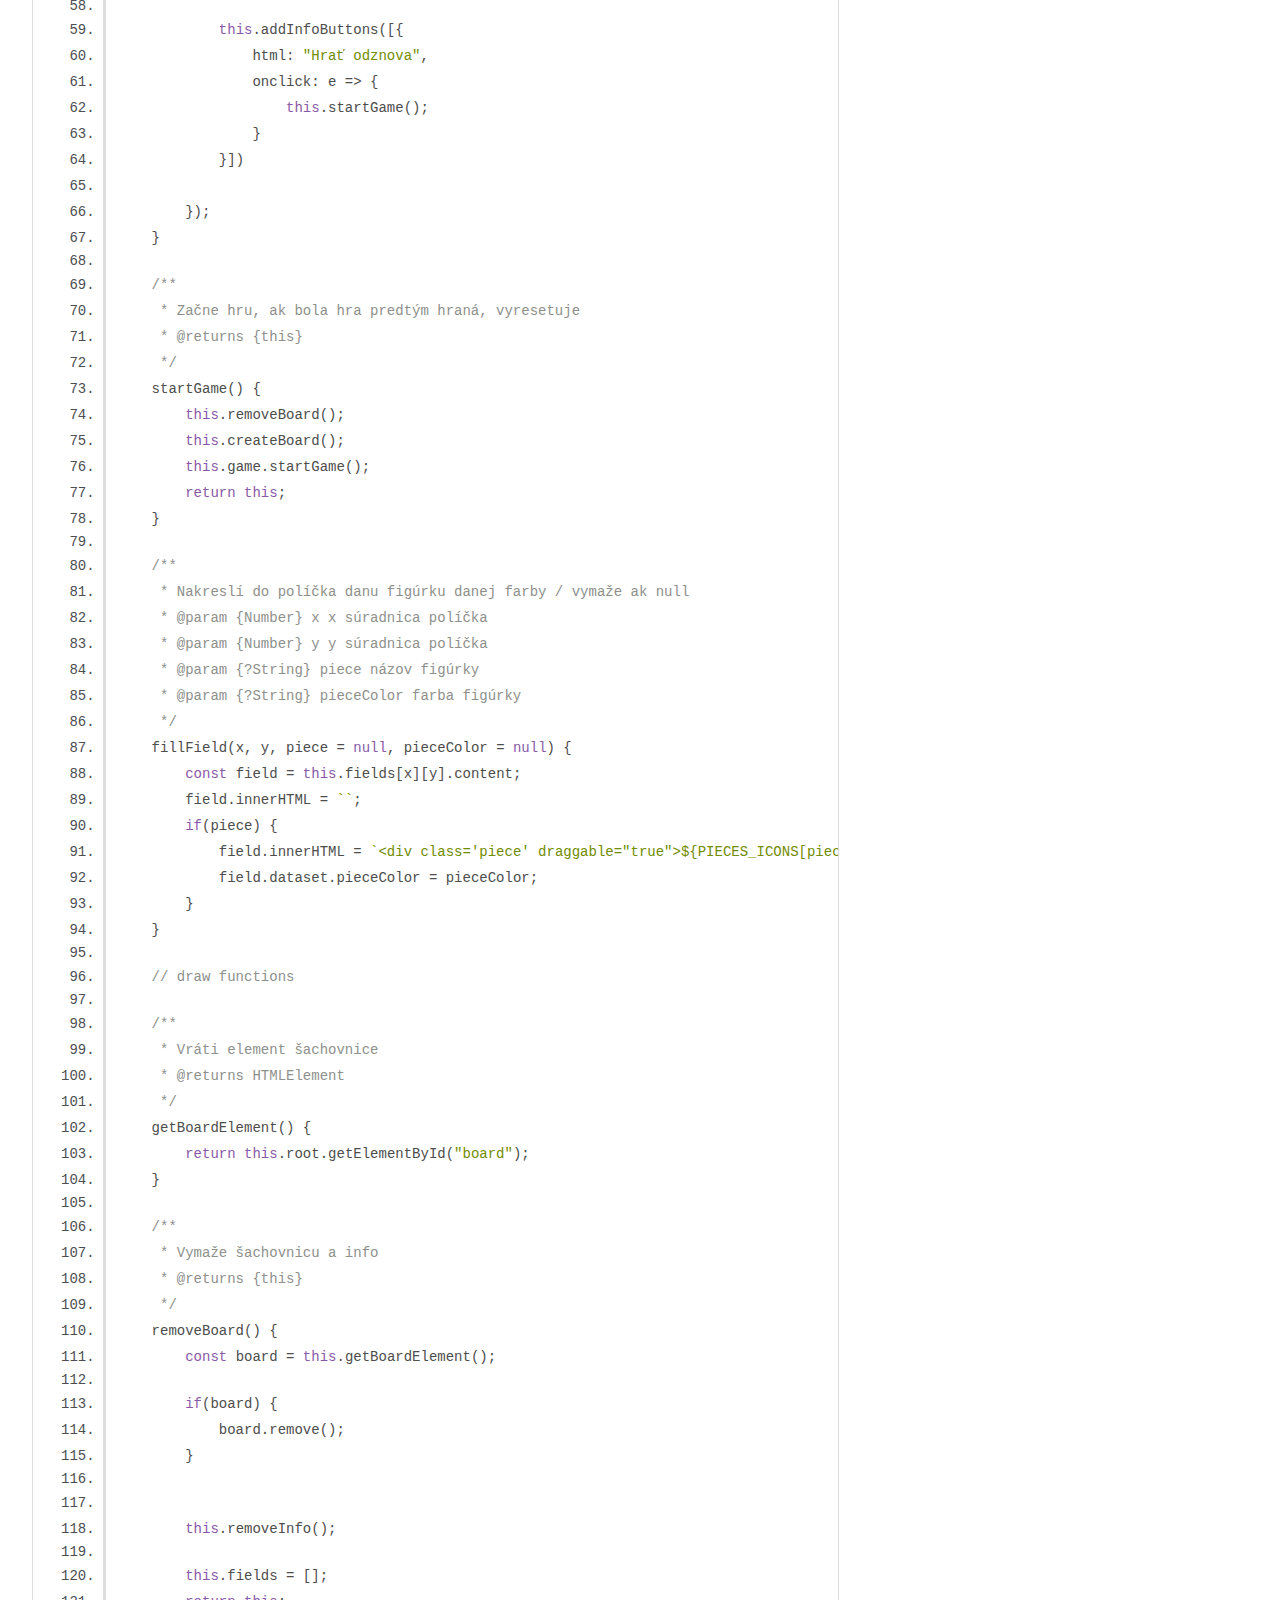
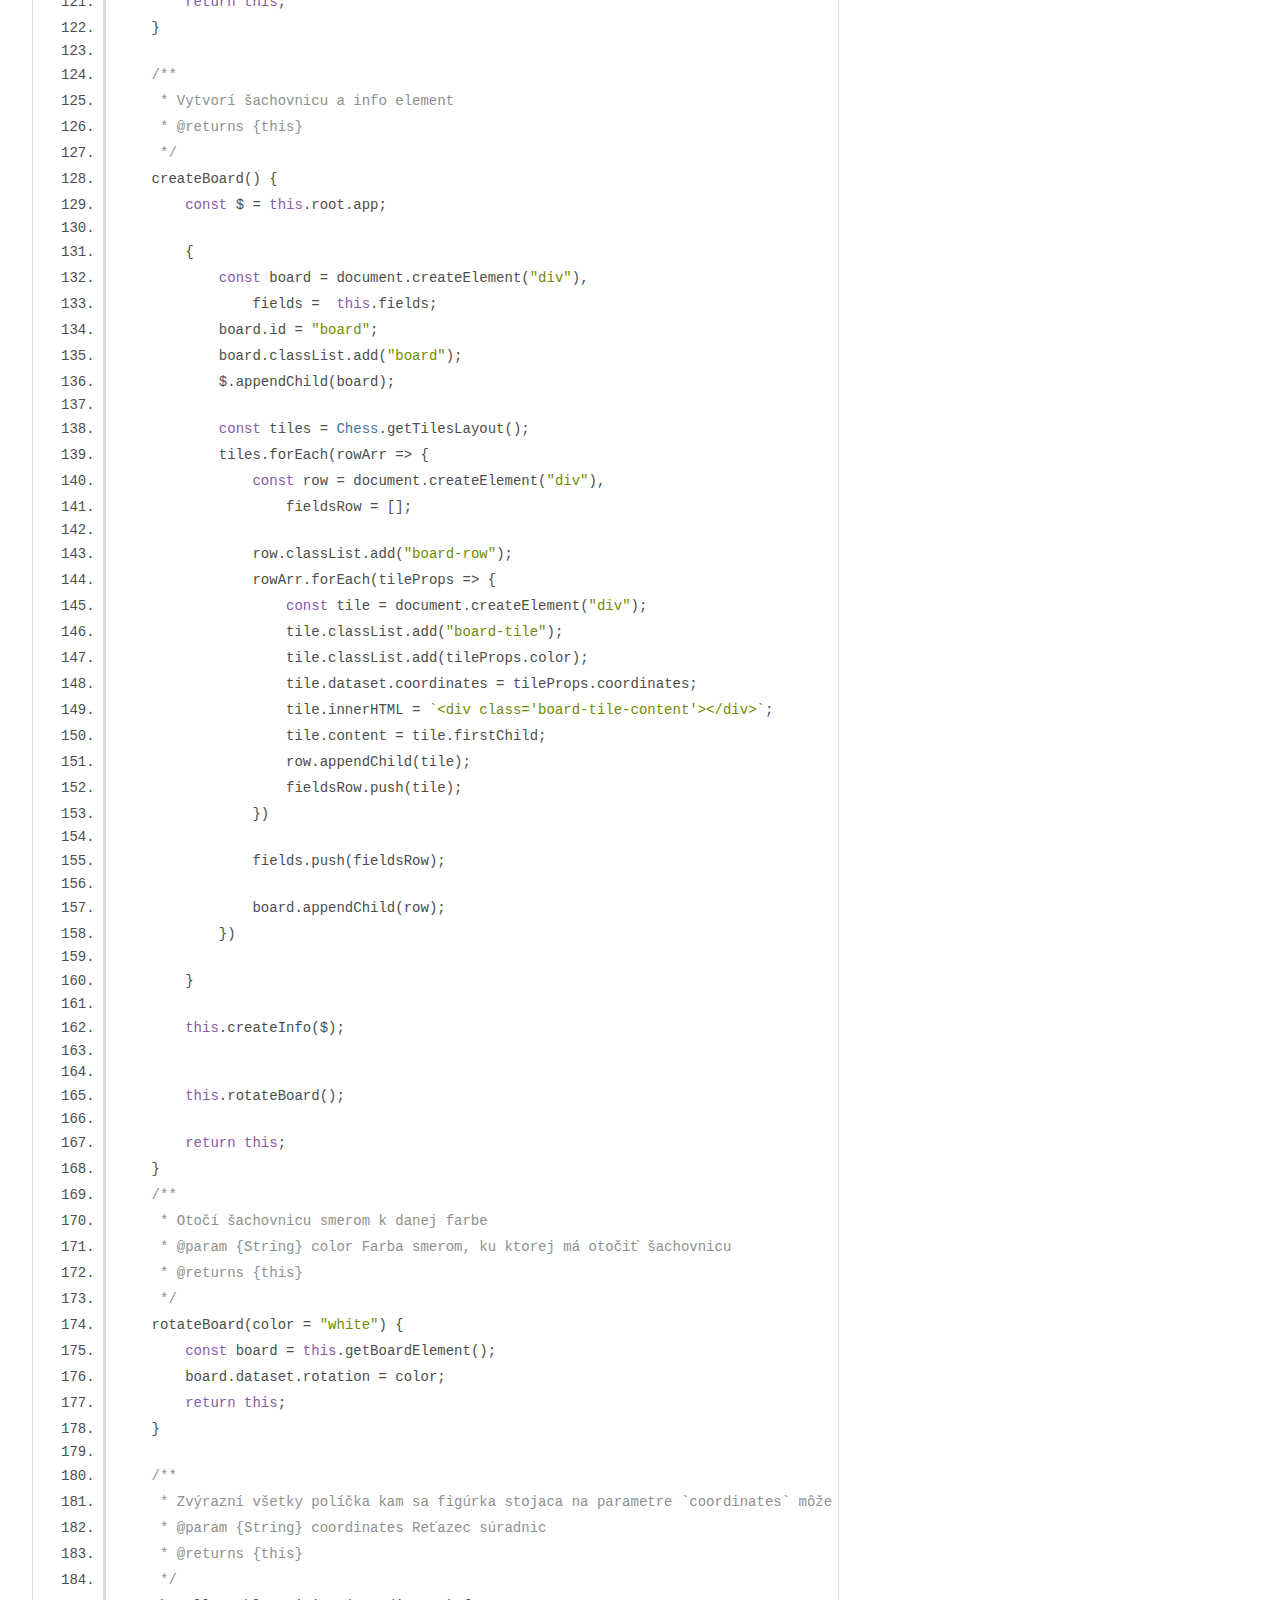
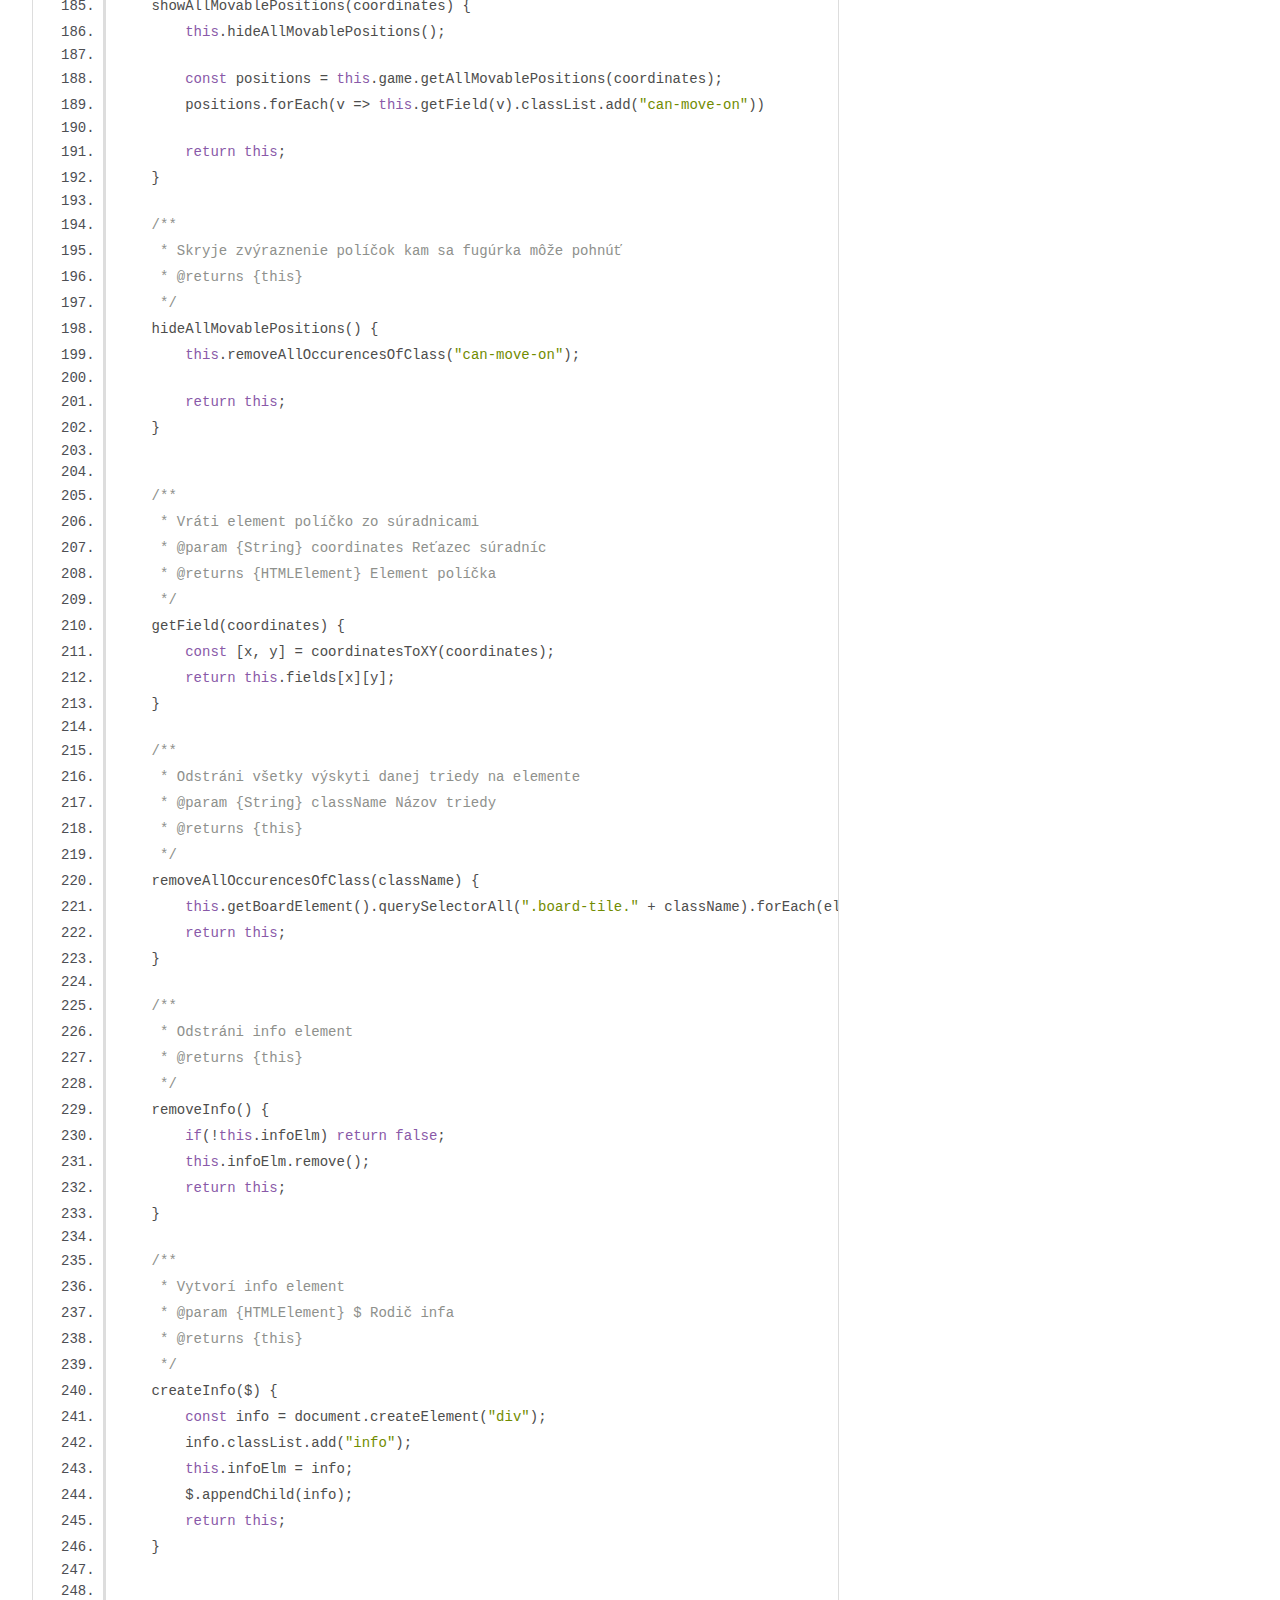
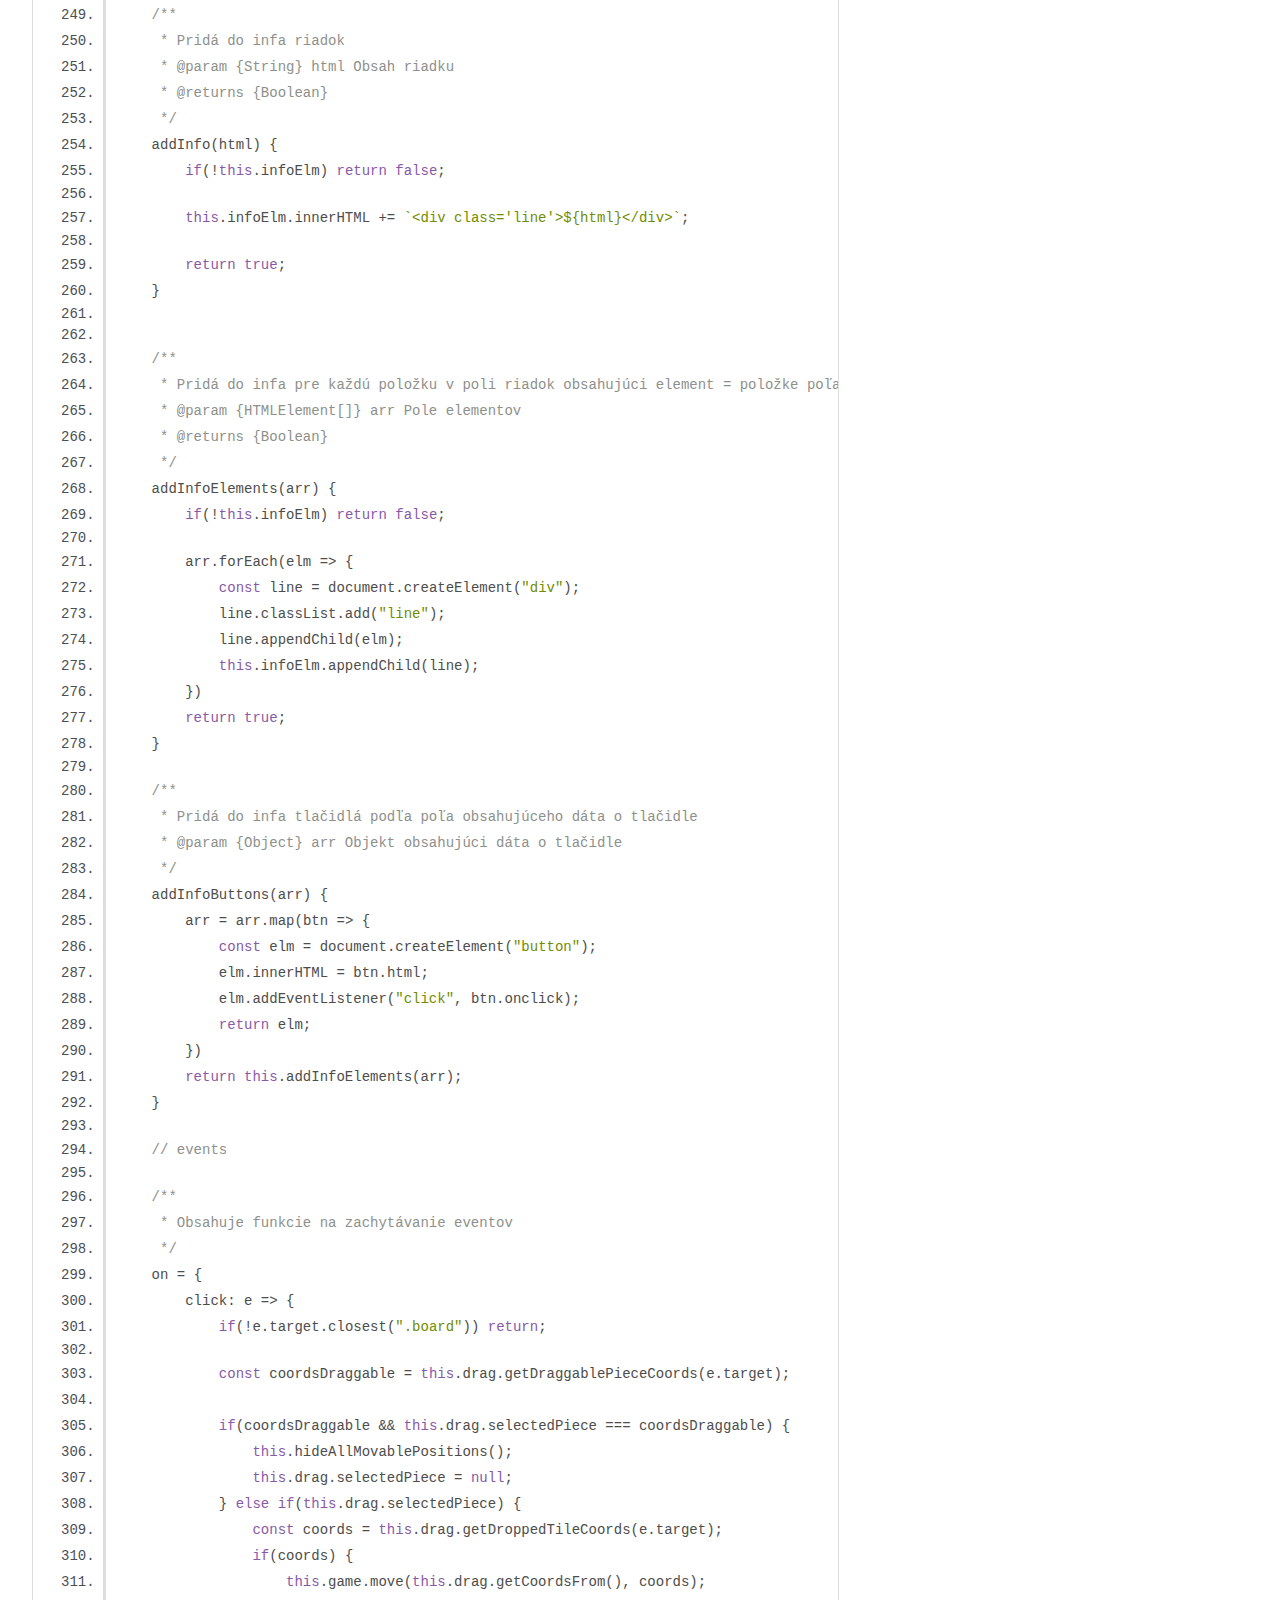
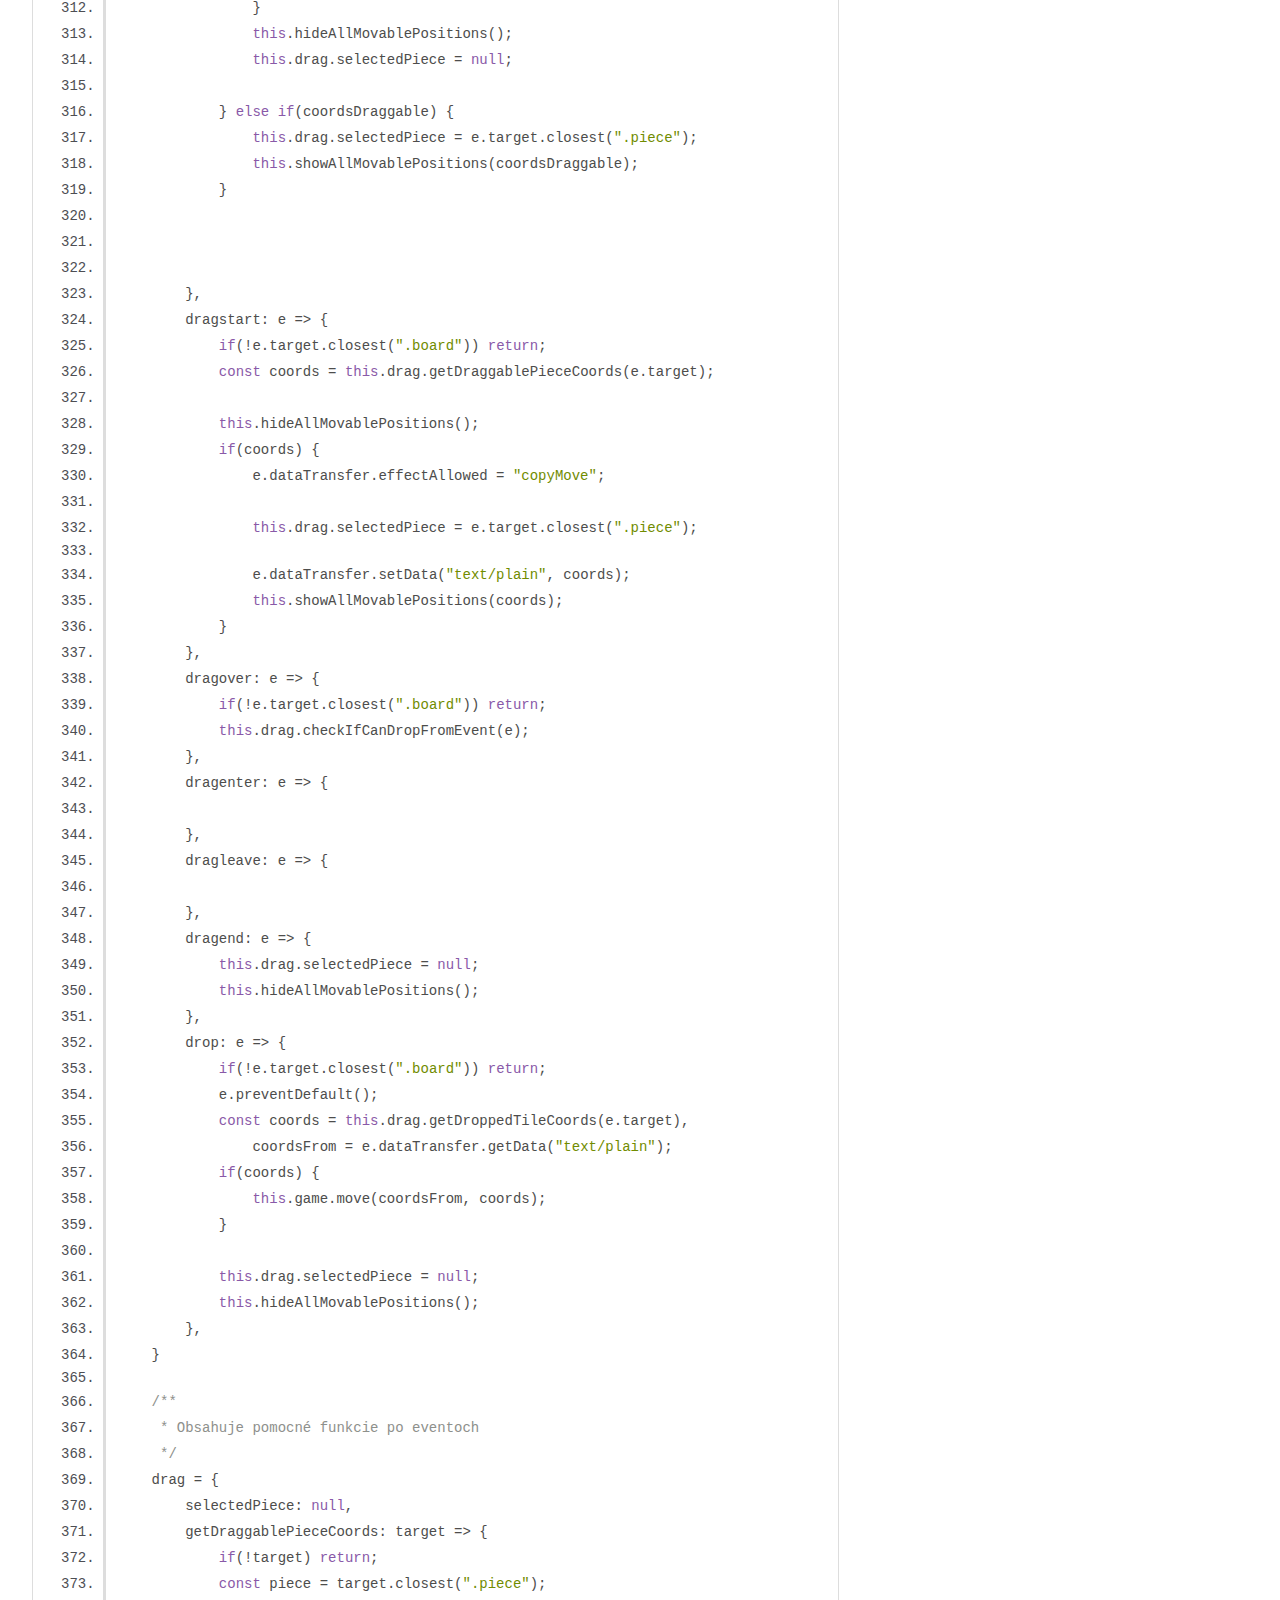
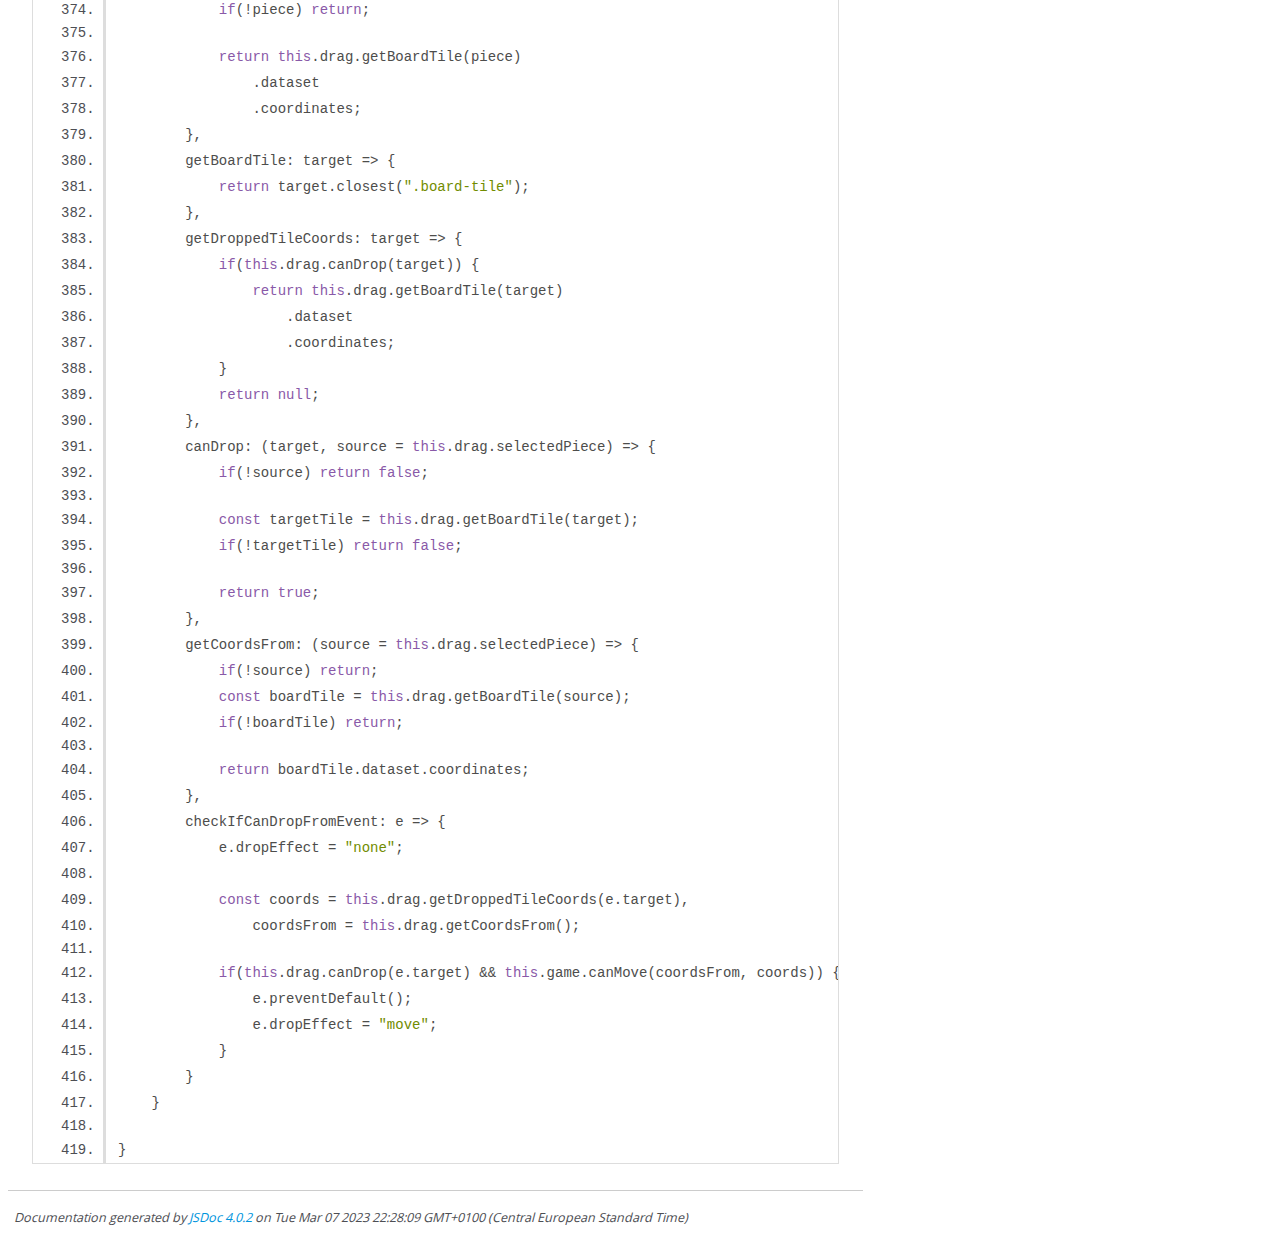
<file: docs/ChessBoard.js.html>
<!DOCTYPE html>
<html lang="en">
<head>
    <meta charset="utf-8">
    <title>JSDoc: Source: ChessBoard.js</title>

    <script src="scripts/prettify/prettify.js"> </script>
    <script src="scripts/prettify/lang-css.js"> </script>
    <!--[if lt IE 9]>
      <script src="//html5shiv.googlecode.com/svn/trunk/html5.js"></script>
    <![endif]-->
    <link type="text/css" rel="stylesheet" href="styles/prettify-tomorrow.css">
    <link type="text/css" rel="stylesheet" href="styles/jsdoc-default.css">
</head>

<body>

<div id="main">

    <h1 class="page-title">Source: ChessBoard.js</h1>

    



    
    <section>
        <article>
            <pre class="prettyprint source linenums"><code>import Chess from "./Chess.js";
import { PIECES_ICONS } from "./consts.js";
import { colorToSlovak, coordinatesToXY } from "./functions.js";

/**
 * Trieda UI, ktoré je riadené šachom - `Chess`
 * @module
 */
export default class ChessBoard {
    fields = [];

    infoElm;

    /**
     * @constructor
     * @param {HTMLElement} rootElement Element, v ktorom bude šachovnica
     */
    constructor(rootElement) {
        const $ = this.rootElement = rootElement;
        
        {
            $.attachShadow({
                mode: "open"
            });
            const root = $.shadowRoot;
            root.innerHTML = `&lt;link rel="stylesheet" href="./Chess/style/ChessBoard.css">&lt;div id="app">&lt;/div>`;
            root.app = root.getElementById("app");
            this.root = root;

            root.addEventListener("dragstart", this.on.dragstart);
            root.addEventListener("dragover", this.on.dragover);
            root.addEventListener("dragenter", this.on.dragenter);
            root.addEventListener("dragleave", this.on.dragleave);
            root.addEventListener("dragend", this.on.dragend);
            root.addEventListener("drop", this.on.drop);
            root.addEventListener("click", this.on.click);
        }

        const game = this.game = new Chess();
        game.addEventListener("fieldset", e => this.fillField(e.detail.x, e.detail.y, e.detail.piece, e.detail.pieceColor))
        game.addEventListener("turn", e => {
            const color = e.detail.onTurn;
            this.rotateBoard(color)
            this.addInfo("Na ťahu je: " + colorToSlovak(color) + "");
            this.removeAllOccurencesOfClass("check");
        })
        game.addEventListener("check", e => {
            const king = e.detail.king;
            this.getField(king).classList.add("check");
        });
        game.addEventListener("gameover", e => {
            const winner = e.detail.winner;
            if(winner) {
                this.addInfo("&lt;b>Víťaz je: " + colorToSlovak(winner) + "! GG&lt;/b>");
            } else {
                this.addInfo("&lt;b>Remíza! GG&lt;/b>");
            }

            this.addInfoButtons([{
                html: "Hrať odznova",
                onclick: e => {
                    this.startGame();
                }
            }])
            
        });
    }

    /**
     * Začne hru, ak bola hra predtým hraná, vyresetuje
     * @returns {this}
     */
    startGame() {
        this.removeBoard();
        this.createBoard();
        this.game.startGame();
        return this;
    }

    /**
     * Nakreslí do políčka danu figúrku danej farby / vymaže ak null
     * @param {Number} x x súradnica políčka
     * @param {Number} y y súradnica políčka
     * @param {?String} piece názov figúrky
     * @param {?String} pieceColor farba figúrky
     */
    fillField(x, y, piece = null, pieceColor = null) {
        const field = this.fields[x][y].content;
        field.innerHTML = ``;
        if(piece) {
            field.innerHTML = `&lt;div class='piece' draggable="true">${PIECES_ICONS[pieceColor][piece]}&lt;/div>`;
            field.dataset.pieceColor = pieceColor;
        }
    }

    // draw functions

    /**
     * Vráti element šachovnice
     * @returns HTMLElement
     */
    getBoardElement() {
        return this.root.getElementById("board");
    }

    /**
     * Vymaže šachovnicu a info
     * @returns {this}
     */
    removeBoard() {
        const board = this.getBoardElement();

        if(board) {
            board.remove();
        }

        
        this.removeInfo();

        this.fields = [];
        return this;
    }

    /**
     * Vytvorí šachovnicu a info element
     * @returns {this}
     */
    createBoard() {
        const $ = this.root.app;

        {
            const board = document.createElement("div"),
                fields =  this.fields;
            board.id = "board";
            board.classList.add("board");
            $.appendChild(board);

            const tiles = Chess.getTilesLayout();
            tiles.forEach(rowArr => {
                const row = document.createElement("div"),
                    fieldsRow = [];

                row.classList.add("board-row");
                rowArr.forEach(tileProps => {
                    const tile = document.createElement("div");
                    tile.classList.add("board-tile");
                    tile.classList.add(tileProps.color);
                    tile.dataset.coordinates = tileProps.coordinates;
                    tile.innerHTML = `&lt;div class='board-tile-content'>&lt;/div>`;
                    tile.content = tile.firstChild;
                    row.appendChild(tile);
                    fieldsRow.push(tile);
                })

                fields.push(fieldsRow);

                board.appendChild(row);
            })

        } 

        this.createInfo($);


        this.rotateBoard();

        return this;
    }
    /**
     * Otočí šachovnicu smerom k danej farbe
     * @param {String} color Farba smerom, ku ktorej má otočiť šachovnicu
     * @returns {this}
     */
    rotateBoard(color = "white") {
        const board = this.getBoardElement();
        board.dataset.rotation = color;
        return this;
    }

    /**
     * Zvýrazní všetky políčka kam sa figúrka stojaca na parametre `coordinates` môže pohnúť
     * @param {String} coordinates Reťazec súradnic
     * @returns {this}
     */
    showAllMovablePositions(coordinates) {
        this.hideAllMovablePositions();

        const positions = this.game.getAllMovablePositions(coordinates);
        positions.forEach(v => this.getField(v).classList.add("can-move-on"))

        return this;
    }

    /**
     * Skryje zvýraznenie políčok kam sa fugúrka môže pohnúť
     * @returns {this}
     */
    hideAllMovablePositions() {
        this.removeAllOccurencesOfClass("can-move-on");

        return this;
    }


    /**
     * Vráti element políčko zo súradnicami
     * @param {String} coordinates Reťazec súradníc
     * @returns {HTMLElement} Element políčka
     */
    getField(coordinates) {
        const [x, y] = coordinatesToXY(coordinates);
        return this.fields[x][y];
    }

    /**
     * Odstráni všetky výskyti danej triedy na elemente
     * @param {String} className Názov triedy
     * @returns {this}
     */
    removeAllOccurencesOfClass(className) {
        this.getBoardElement().querySelectorAll(".board-tile." + className).forEach(elm => elm.classList.remove(className));
        return this;
    }

    /**
     * Odstráni info element
     * @returns {this}
     */
    removeInfo() {
        if(!this.infoElm) return false;
        this.infoElm.remove();
        return this;
    }

    /**
     * Vytvorí info element
     * @param {HTMLElement} $ Rodič infa
     * @returns {this}
     */
    createInfo($) {
        const info = document.createElement("div");
        info.classList.add("info");
        this.infoElm = info;
        $.appendChild(info);
        return this;
    }


    /**
     * Pridá do infa riadok
     * @param {String} html Obsah riadku
     * @returns {Boolean}
     */
    addInfo(html) {
        if(!this.infoElm) return false;

        this.infoElm.innerHTML += `&lt;div class='line'>${html}&lt;/div>`;

        return true;
    }


    /**
     * Pridá do infa pre každú položku v poli riadok obsahujúci element = položke poľa
     * @param {HTMLElement[]} arr Pole elementov
     * @returns {Boolean}
     */
    addInfoElements(arr) {
        if(!this.infoElm) return false;

        arr.forEach(elm => {
            const line = document.createElement("div");
            line.classList.add("line");
            line.appendChild(elm);
            this.infoElm.appendChild(line);
        })
        return true;
    }

    /**
     * Pridá do infa tlačidlá podľa poľa obsahujúceho dáta o tlačidle
     * @param {Object} arr Objekt obsahujúci dáta o tlačidle
     */
    addInfoButtons(arr) {
        arr = arr.map(btn => {
            const elm = document.createElement("button");
            elm.innerHTML = btn.html;
            elm.addEventListener("click", btn.onclick);
            return elm;
        })
        return this.addInfoElements(arr);
    }

    // events

    /**
     * Obsahuje funkcie na zachytávanie eventov
     */
    on = {
        click: e => {
            if(!e.target.closest(".board")) return;

            const coordsDraggable = this.drag.getDraggablePieceCoords(e.target);
            
            if(coordsDraggable &amp;&amp; this.drag.selectedPiece === coordsDraggable) {
                this.hideAllMovablePositions();
                this.drag.selectedPiece = null;
            } else if(this.drag.selectedPiece) {
                const coords = this.drag.getDroppedTileCoords(e.target);
                if(coords) {
                    this.game.move(this.drag.getCoordsFrom(), coords);
                }
                this.hideAllMovablePositions();
                this.drag.selectedPiece = null;
                
            } else if(coordsDraggable) {
                this.drag.selectedPiece = e.target.closest(".piece");
                this.showAllMovablePositions(coordsDraggable);
            }
            
            
            
        },
        dragstart: e => {
            if(!e.target.closest(".board")) return;
            const coords = this.drag.getDraggablePieceCoords(e.target);
            
            this.hideAllMovablePositions();
            if(coords) {
                e.dataTransfer.effectAllowed = "copyMove";
                
                this.drag.selectedPiece = e.target.closest(".piece");

                e.dataTransfer.setData("text/plain", coords);
                this.showAllMovablePositions(coords);
            }
        },
        dragover: e => {
            if(!e.target.closest(".board")) return;
            this.drag.checkIfCanDropFromEvent(e);
        },
        dragenter: e => {
            
        },
        dragleave: e => {
            
        },
        dragend: e => {
            this.drag.selectedPiece = null;
            this.hideAllMovablePositions();
        },
        drop: e => {
            if(!e.target.closest(".board")) return;
            e.preventDefault();
            const coords = this.drag.getDroppedTileCoords(e.target),
                coordsFrom = e.dataTransfer.getData("text/plain");      
            if(coords) {
                this.game.move(coordsFrom, coords);
            }   
            
            this.drag.selectedPiece = null;
            this.hideAllMovablePositions();
        },
    }

    /**
     * Obsahuje pomocné funkcie po eventoch
     */
    drag = {
        selectedPiece: null,
        getDraggablePieceCoords: target => {
            if(!target) return;
            const piece = target.closest(".piece");
            if(!piece) return;

            return this.drag.getBoardTile(piece)
                .dataset
                .coordinates;
        },
        getBoardTile: target => {
            return target.closest(".board-tile");
        },
        getDroppedTileCoords: target => {
            if(this.drag.canDrop(target)) {
                return this.drag.getBoardTile(target)
                    .dataset
                    .coordinates;
            }
            return null;
        },
        canDrop: (target, source = this.drag.selectedPiece) => {
            if(!source) return false;

            const targetTile = this.drag.getBoardTile(target);
            if(!targetTile) return false;

            return true;
        },
        getCoordsFrom: (source = this.drag.selectedPiece) => {
            if(!source) return;
            const boardTile = this.drag.getBoardTile(source);
            if(!boardTile) return;

            return boardTile.dataset.coordinates;
        },
        checkIfCanDropFromEvent: e => {
            e.dropEffect = "none";
            
            const coords = this.drag.getDroppedTileCoords(e.target),
                coordsFrom = this.drag.getCoordsFrom();  

            if(this.drag.canDrop(e.target) &amp;&amp; this.game.canMove(coordsFrom, coords)) {
                e.preventDefault();
                e.dropEffect = "move";
            }
        }
    }

}</code></pre>
        </article>
    </section>




</div>

<nav>
    <h2><a href="index.html">Home</a></h2><h3>Modules</h3><ul><li><a href="module-Chess.html">Chess</a></li><li><a href="module-ChessBoard.html">ChessBoard</a></li></ul><h3>Classes</h3><ul><li><a href="module-Chess.html">Chess</a></li><li><a href="module-ChessBoard.html">ChessBoard</a></li></ul><h3>Global</h3><ul><li><a href="global.html#XYToCoordinates">XYToCoordinates</a></li><li><a href="global.html#colorToSlovak">colorToSlovak</a></li><li><a href="global.html#coordinatesToXY">coordinatesToXY</a></li><li><a href="global.html#letterToX">letterToX</a></li><li><a href="global.html#xToLetter">xToLetter</a></li></ul>
</nav>

<br class="clear">

<footer>
    Documentation generated by <a href="https://github.com/jsdoc/jsdoc">JSDoc 4.0.2</a> on Tue Mar 07 2023 22:28:09 GMT+0100 (Central European Standard Time)
</footer>

<script> prettyPrint(); </script>
<script src="scripts/linenumber.js"> </script>
</body>
</html>
</file>
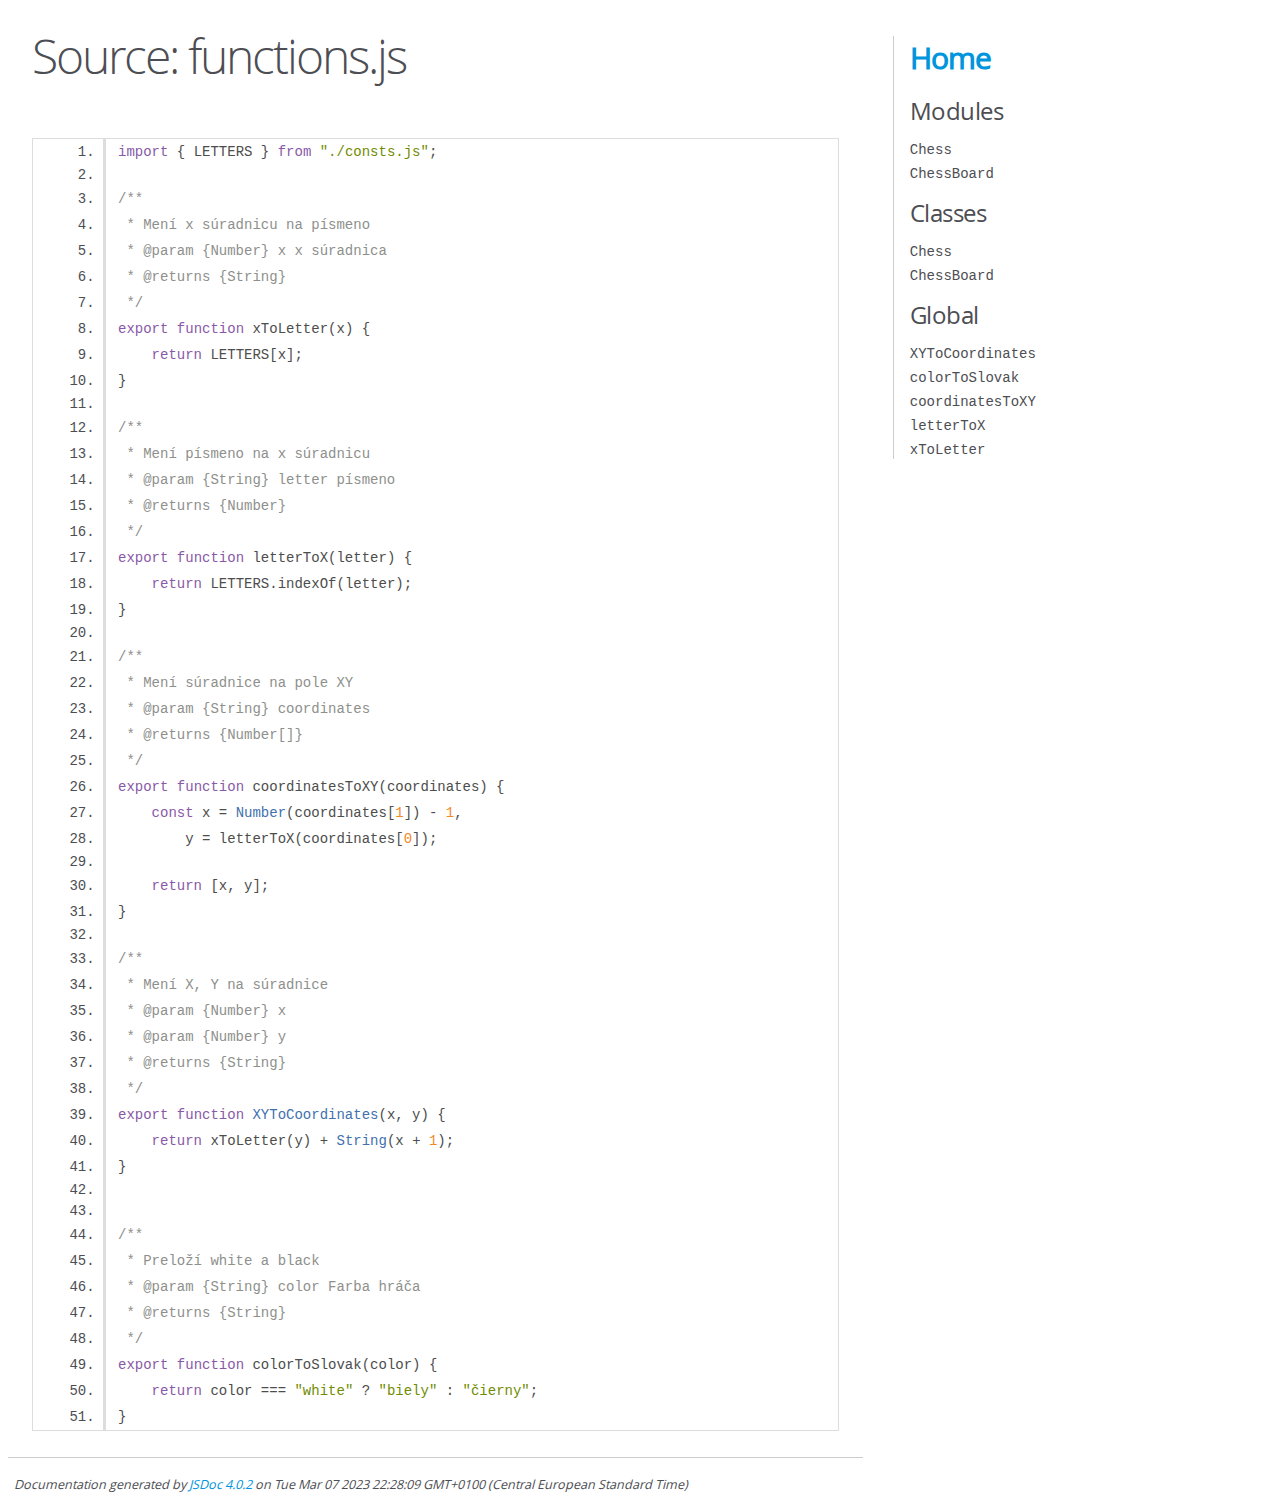
<file: docs/functions.js.html>
<!DOCTYPE html>
<html lang="en">
<head>
    <meta charset="utf-8">
    <title>JSDoc: Source: functions.js</title>

    <script src="scripts/prettify/prettify.js"> </script>
    <script src="scripts/prettify/lang-css.js"> </script>
    <!--[if lt IE 9]>
      <script src="//html5shiv.googlecode.com/svn/trunk/html5.js"></script>
    <![endif]-->
    <link type="text/css" rel="stylesheet" href="styles/prettify-tomorrow.css">
    <link type="text/css" rel="stylesheet" href="styles/jsdoc-default.css">
</head>

<body>

<div id="main">

    <h1 class="page-title">Source: functions.js</h1>

    



    
    <section>
        <article>
            <pre class="prettyprint source linenums"><code>import { LETTERS } from "./consts.js";

/**
 * Mení x súradnicu na písmeno
 * @param {Number} x x súradnica
 * @returns {String}
 */
export function xToLetter(x) {
    return LETTERS[x];
}

/**
 * Mení písmeno na x súradnicu
 * @param {String} letter písmeno
 * @returns {Number}
 */
export function letterToX(letter) {
    return LETTERS.indexOf(letter);
}

/**
 * Mení súradnice na pole XY
 * @param {String} coordinates 
 * @returns {Number[]}
 */
export function coordinatesToXY(coordinates) {
    const x = Number(coordinates[1]) - 1,
        y = letterToX(coordinates[0]);

    return [x, y];
}

/**
 * Mení X, Y na súradnice
 * @param {Number} x 
 * @param {Number} y 
 * @returns {String}
 */
export function XYToCoordinates(x, y) {
    return xToLetter(y) + String(x + 1);
}


/**
 * Preloží white a black
 * @param {String} color Farba hráča
 * @returns {String}
 */
export function colorToSlovak(color) {
    return color === "white" ? "biely" : "čierny";
}</code></pre>
        </article>
    </section>




</div>

<nav>
    <h2><a href="index.html">Home</a></h2><h3>Modules</h3><ul><li><a href="module-Chess.html">Chess</a></li><li><a href="module-ChessBoard.html">ChessBoard</a></li></ul><h3>Classes</h3><ul><li><a href="module-Chess.html">Chess</a></li><li><a href="module-ChessBoard.html">ChessBoard</a></li></ul><h3>Global</h3><ul><li><a href="global.html#XYToCoordinates">XYToCoordinates</a></li><li><a href="global.html#colorToSlovak">colorToSlovak</a></li><li><a href="global.html#coordinatesToXY">coordinatesToXY</a></li><li><a href="global.html#letterToX">letterToX</a></li><li><a href="global.html#xToLetter">xToLetter</a></li></ul>
</nav>

<br class="clear">

<footer>
    Documentation generated by <a href="https://github.com/jsdoc/jsdoc">JSDoc 4.0.2</a> on Tue Mar 07 2023 22:28:09 GMT+0100 (Central European Standard Time)
</footer>

<script> prettyPrint(); </script>
<script src="scripts/linenumber.js"> </script>
</body>
</html>
</file>
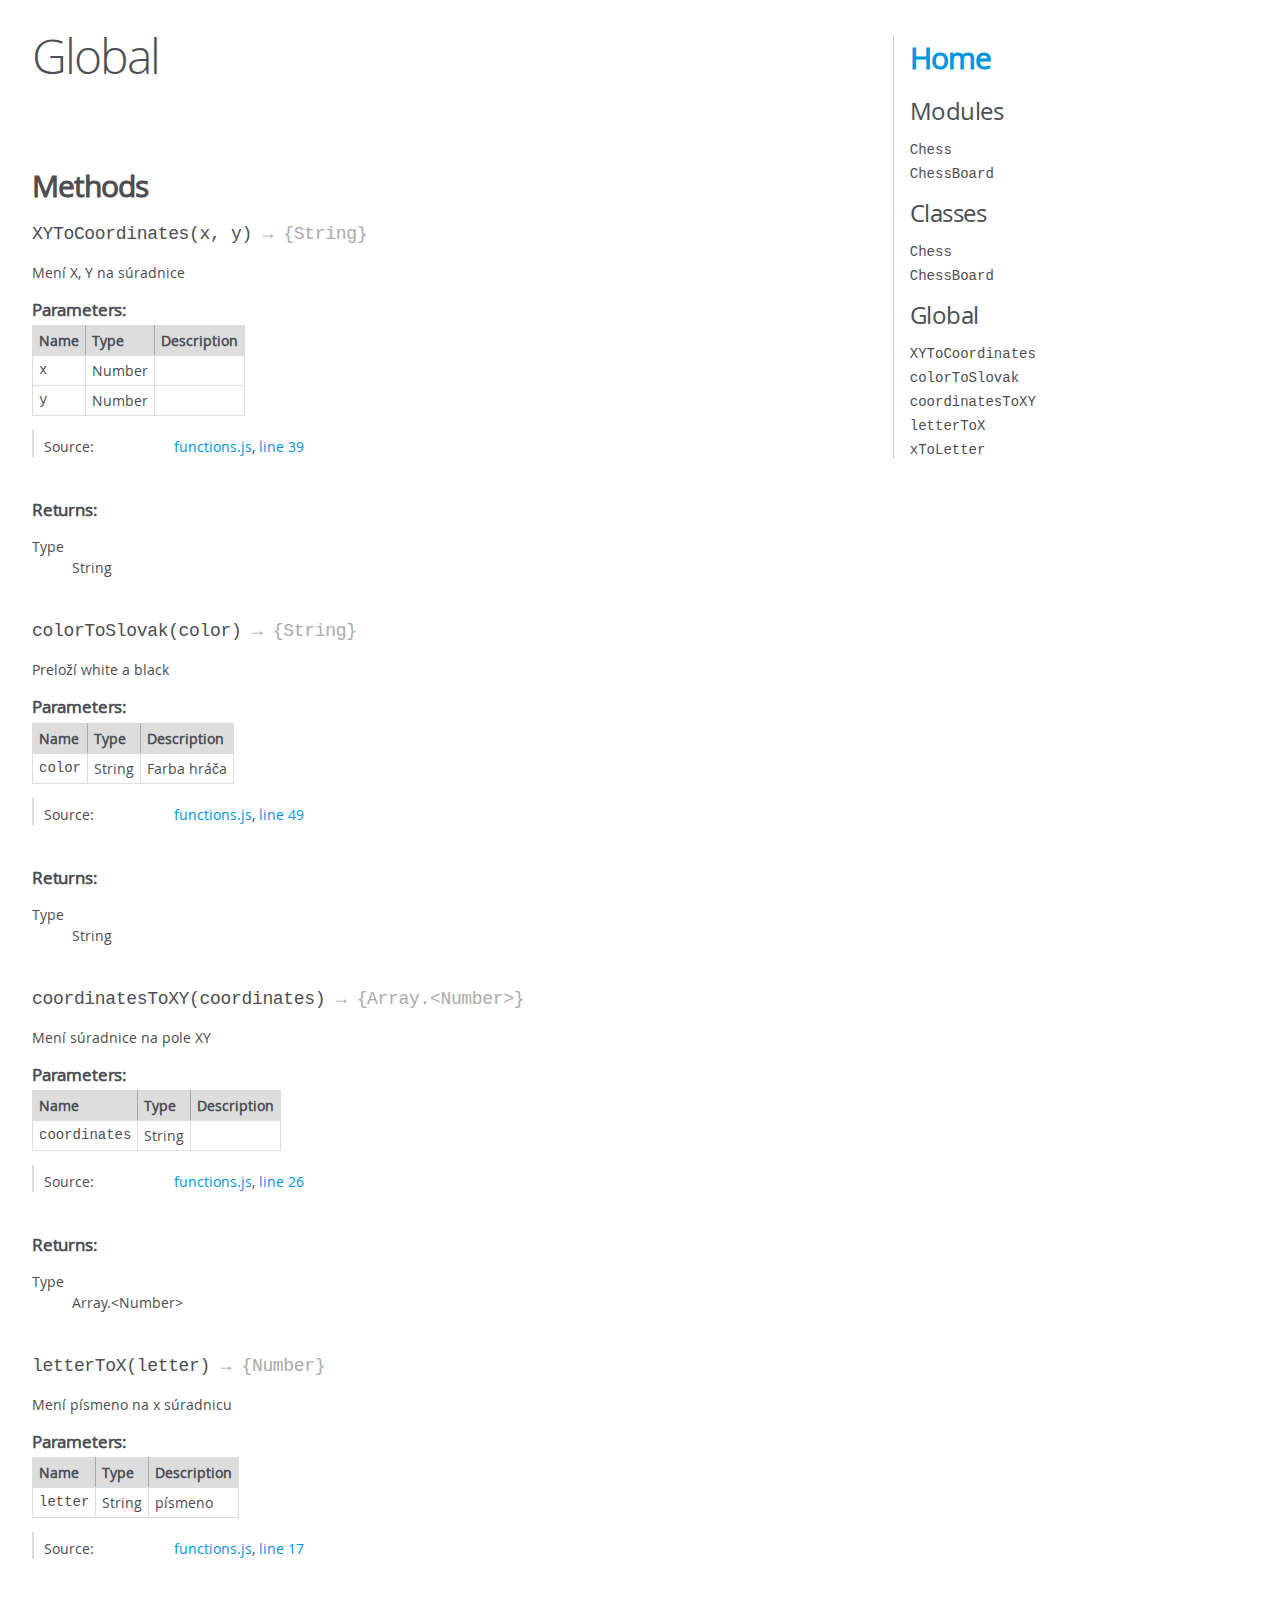
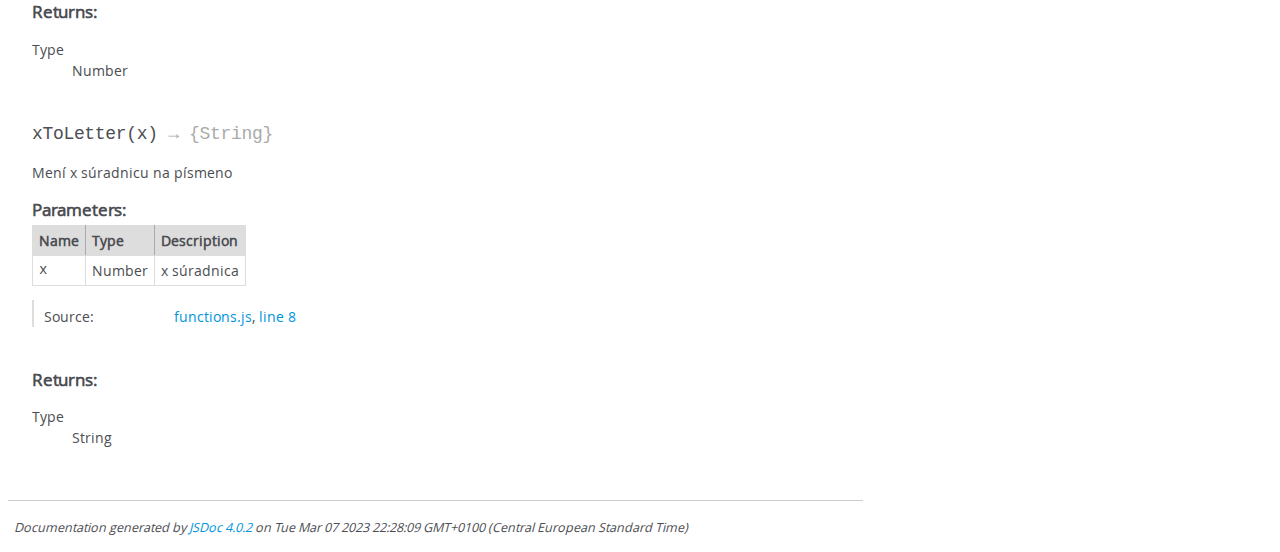
<file: docs/global.html>
<!DOCTYPE html>
<html lang="en">
<head>
    <meta charset="utf-8">
    <title>JSDoc: Global</title>

    <script src="scripts/prettify/prettify.js"> </script>
    <script src="scripts/prettify/lang-css.js"> </script>
    <!--[if lt IE 9]>
      <script src="//html5shiv.googlecode.com/svn/trunk/html5.js"></script>
    <![endif]-->
    <link type="text/css" rel="stylesheet" href="styles/prettify-tomorrow.css">
    <link type="text/css" rel="stylesheet" href="styles/jsdoc-default.css">
</head>

<body>

<div id="main">

    <h1 class="page-title">Global</h1>

    




<section>

<header>
    
        <h2></h2>
        
    
</header>

<article>
    <div class="container-overview">
    
        

        


<dl class="details">

    

    

    

    

    

    

    

    

    

    

    

    

    

    

    

    
</dl>


        
    
    </div>

    

    

    

    

    

    

    

    
        <h3 class="subsection-title">Methods</h3>

        
            

    

    
    <h4 class="name" id="XYToCoordinates"><span class="type-signature"></span>XYToCoordinates<span class="signature">(x, y)</span><span class="type-signature"> &rarr; {String}</span></h4>
    

    



<div class="description">
    Mení X, Y na súradnice
</div>









    <h5>Parameters:</h5>
    

<table class="params">
    <thead>
    <tr>
        
        <th>Name</th>
        

        <th>Type</th>

        

        

        <th class="last">Description</th>
    </tr>
    </thead>

    <tbody>
    

        <tr>
            
                <td class="name"><code>x</code></td>
            

            <td class="type">
            
                
<span class="param-type">Number</span>


            
            </td>

            

            

            <td class="description last"></td>
        </tr>

    

        <tr>
            
                <td class="name"><code>y</code></td>
            

            <td class="type">
            
                
<span class="param-type">Number</span>


            
            </td>

            

            

            <td class="description last"></td>
        </tr>

    
    </tbody>
</table>






<dl class="details">

    

    

    

    

    

    

    

    

    

    

    

    

    
    <dt class="tag-source">Source:</dt>
    <dd class="tag-source"><ul class="dummy"><li>
        <a href="functions.js.html">functions.js</a>, <a href="functions.js.html#line39">line 39</a>
    </li></ul></dd>
    

    

    

    
</dl>















<h5>Returns:</h5>

        


<dl>
    <dt>
        Type
    </dt>
    <dd>
        
<span class="param-type">String</span>


    </dd>
</dl>

    





        
            

    

    
    <h4 class="name" id="colorToSlovak"><span class="type-signature"></span>colorToSlovak<span class="signature">(color)</span><span class="type-signature"> &rarr; {String}</span></h4>
    

    



<div class="description">
    Preloží white a black
</div>









    <h5>Parameters:</h5>
    

<table class="params">
    <thead>
    <tr>
        
        <th>Name</th>
        

        <th>Type</th>

        

        

        <th class="last">Description</th>
    </tr>
    </thead>

    <tbody>
    

        <tr>
            
                <td class="name"><code>color</code></td>
            

            <td class="type">
            
                
<span class="param-type">String</span>


            
            </td>

            

            

            <td class="description last">Farba hráča</td>
        </tr>

    
    </tbody>
</table>






<dl class="details">

    

    

    

    

    

    

    

    

    

    

    

    

    
    <dt class="tag-source">Source:</dt>
    <dd class="tag-source"><ul class="dummy"><li>
        <a href="functions.js.html">functions.js</a>, <a href="functions.js.html#line49">line 49</a>
    </li></ul></dd>
    

    

    

    
</dl>















<h5>Returns:</h5>

        


<dl>
    <dt>
        Type
    </dt>
    <dd>
        
<span class="param-type">String</span>


    </dd>
</dl>

    





        
            

    

    
    <h4 class="name" id="coordinatesToXY"><span class="type-signature"></span>coordinatesToXY<span class="signature">(coordinates)</span><span class="type-signature"> &rarr; {Array.&lt;Number>}</span></h4>
    

    



<div class="description">
    Mení súradnice na pole XY
</div>









    <h5>Parameters:</h5>
    

<table class="params">
    <thead>
    <tr>
        
        <th>Name</th>
        

        <th>Type</th>

        

        

        <th class="last">Description</th>
    </tr>
    </thead>

    <tbody>
    

        <tr>
            
                <td class="name"><code>coordinates</code></td>
            

            <td class="type">
            
                
<span class="param-type">String</span>


            
            </td>

            

            

            <td class="description last"></td>
        </tr>

    
    </tbody>
</table>






<dl class="details">

    

    

    

    

    

    

    

    

    

    

    

    

    
    <dt class="tag-source">Source:</dt>
    <dd class="tag-source"><ul class="dummy"><li>
        <a href="functions.js.html">functions.js</a>, <a href="functions.js.html#line26">line 26</a>
    </li></ul></dd>
    

    

    

    
</dl>















<h5>Returns:</h5>

        


<dl>
    <dt>
        Type
    </dt>
    <dd>
        
<span class="param-type">Array.&lt;Number></span>


    </dd>
</dl>

    





        
            

    

    
    <h4 class="name" id="letterToX"><span class="type-signature"></span>letterToX<span class="signature">(letter)</span><span class="type-signature"> &rarr; {Number}</span></h4>
    

    



<div class="description">
    Mení písmeno na x súradnicu
</div>









    <h5>Parameters:</h5>
    

<table class="params">
    <thead>
    <tr>
        
        <th>Name</th>
        

        <th>Type</th>

        

        

        <th class="last">Description</th>
    </tr>
    </thead>

    <tbody>
    

        <tr>
            
                <td class="name"><code>letter</code></td>
            

            <td class="type">
            
                
<span class="param-type">String</span>


            
            </td>

            

            

            <td class="description last">písmeno</td>
        </tr>

    
    </tbody>
</table>






<dl class="details">

    

    

    

    

    

    

    

    

    

    

    

    

    
    <dt class="tag-source">Source:</dt>
    <dd class="tag-source"><ul class="dummy"><li>
        <a href="functions.js.html">functions.js</a>, <a href="functions.js.html#line17">line 17</a>
    </li></ul></dd>
    

    

    

    
</dl>















<h5>Returns:</h5>

        


<dl>
    <dt>
        Type
    </dt>
    <dd>
        
<span class="param-type">Number</span>


    </dd>
</dl>

    





        
            

    

    
    <h4 class="name" id="xToLetter"><span class="type-signature"></span>xToLetter<span class="signature">(x)</span><span class="type-signature"> &rarr; {String}</span></h4>
    

    



<div class="description">
    Mení x súradnicu na písmeno
</div>









    <h5>Parameters:</h5>
    

<table class="params">
    <thead>
    <tr>
        
        <th>Name</th>
        

        <th>Type</th>

        

        

        <th class="last">Description</th>
    </tr>
    </thead>

    <tbody>
    

        <tr>
            
                <td class="name"><code>x</code></td>
            

            <td class="type">
            
                
<span class="param-type">Number</span>


            
            </td>

            

            

            <td class="description last">x súradnica</td>
        </tr>

    
    </tbody>
</table>






<dl class="details">

    

    

    

    

    

    

    

    

    

    

    

    

    
    <dt class="tag-source">Source:</dt>
    <dd class="tag-source"><ul class="dummy"><li>
        <a href="functions.js.html">functions.js</a>, <a href="functions.js.html#line8">line 8</a>
    </li></ul></dd>
    

    

    

    
</dl>















<h5>Returns:</h5>

        


<dl>
    <dt>
        Type
    </dt>
    <dd>
        
<span class="param-type">String</span>


    </dd>
</dl>

    





        
    

    

    
</article>

</section>




</div>

<nav>
    <h2><a href="index.html">Home</a></h2><h3>Modules</h3><ul><li><a href="module-Chess.html">Chess</a></li><li><a href="module-ChessBoard.html">ChessBoard</a></li></ul><h3>Classes</h3><ul><li><a href="module-Chess.html">Chess</a></li><li><a href="module-ChessBoard.html">ChessBoard</a></li></ul><h3>Global</h3><ul><li><a href="global.html#XYToCoordinates">XYToCoordinates</a></li><li><a href="global.html#colorToSlovak">colorToSlovak</a></li><li><a href="global.html#coordinatesToXY">coordinatesToXY</a></li><li><a href="global.html#letterToX">letterToX</a></li><li><a href="global.html#xToLetter">xToLetter</a></li></ul>
</nav>

<br class="clear">

<footer>
    Documentation generated by <a href="https://github.com/jsdoc/jsdoc">JSDoc 4.0.2</a> on Tue Mar 07 2023 22:28:09 GMT+0100 (Central European Standard Time)
</footer>

<script> prettyPrint(); </script>
<script src="scripts/linenumber.js"> </script>
</body>
</html>
</file>
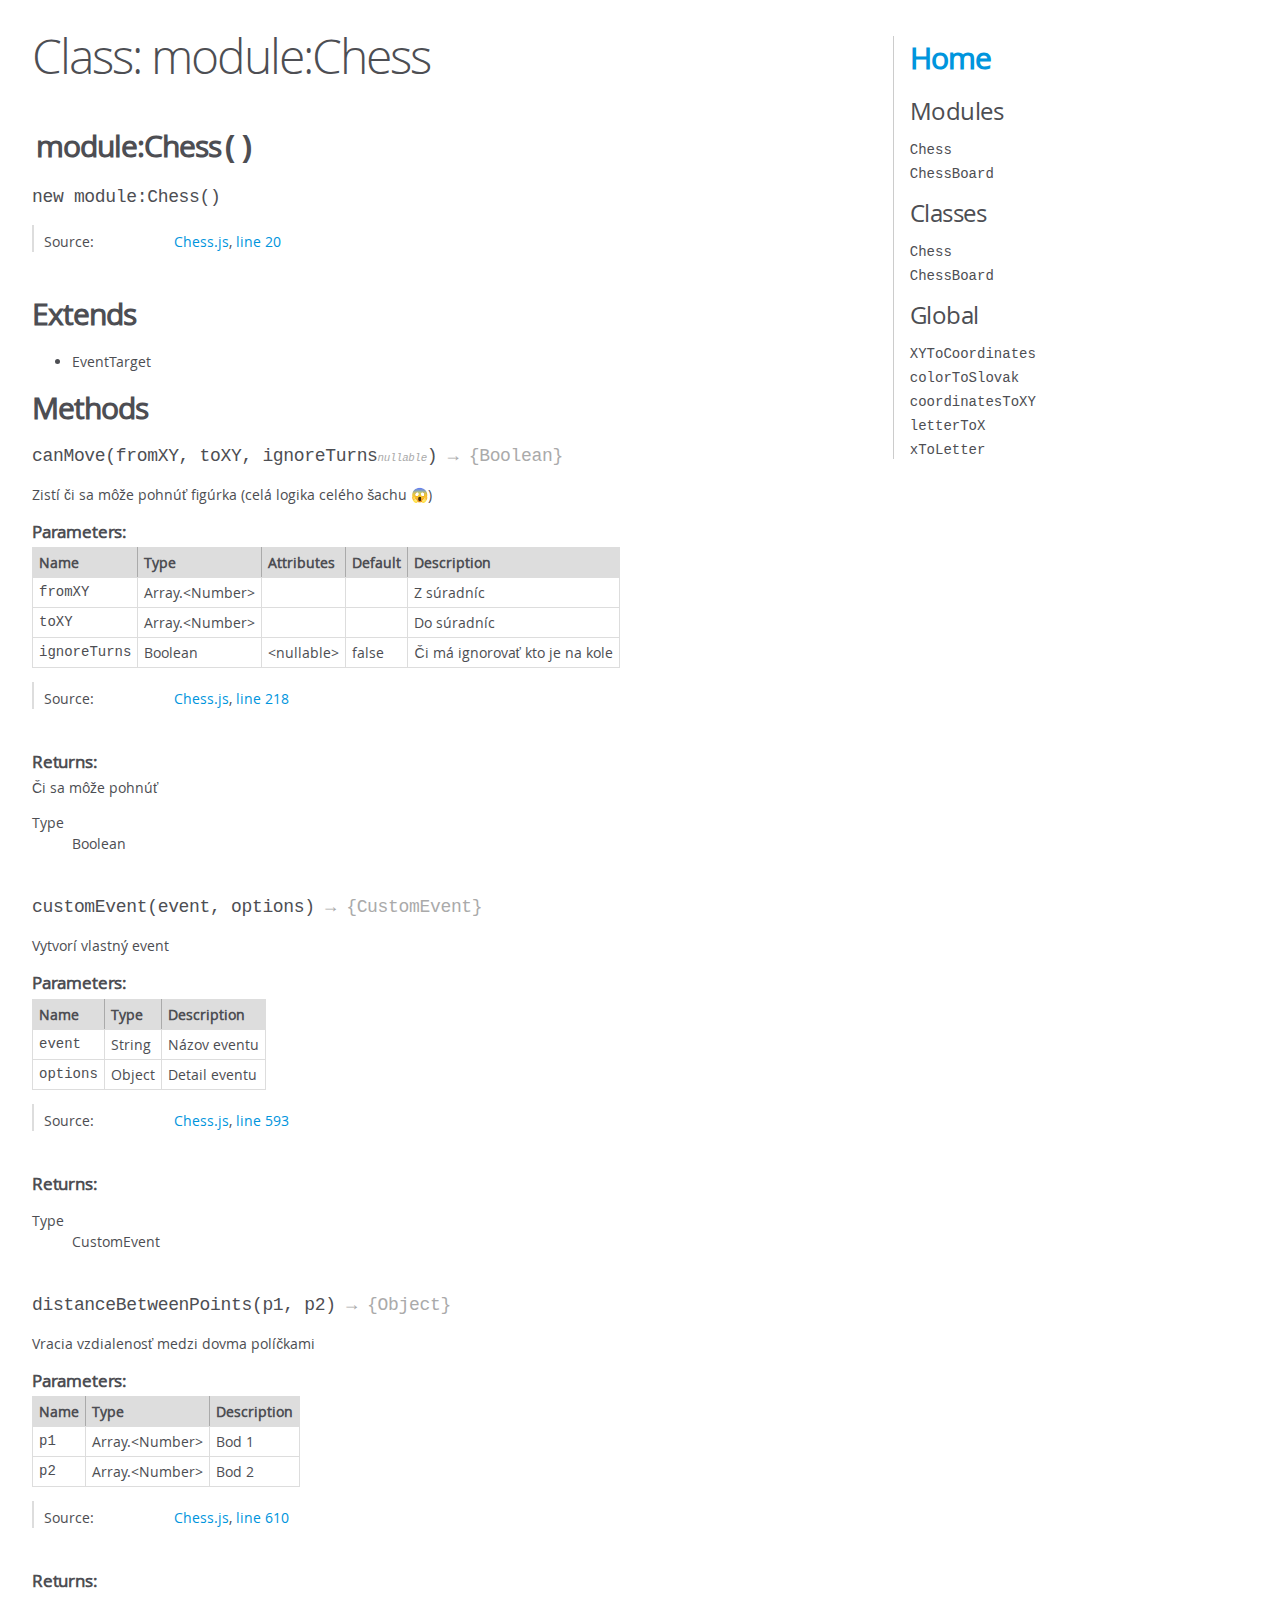
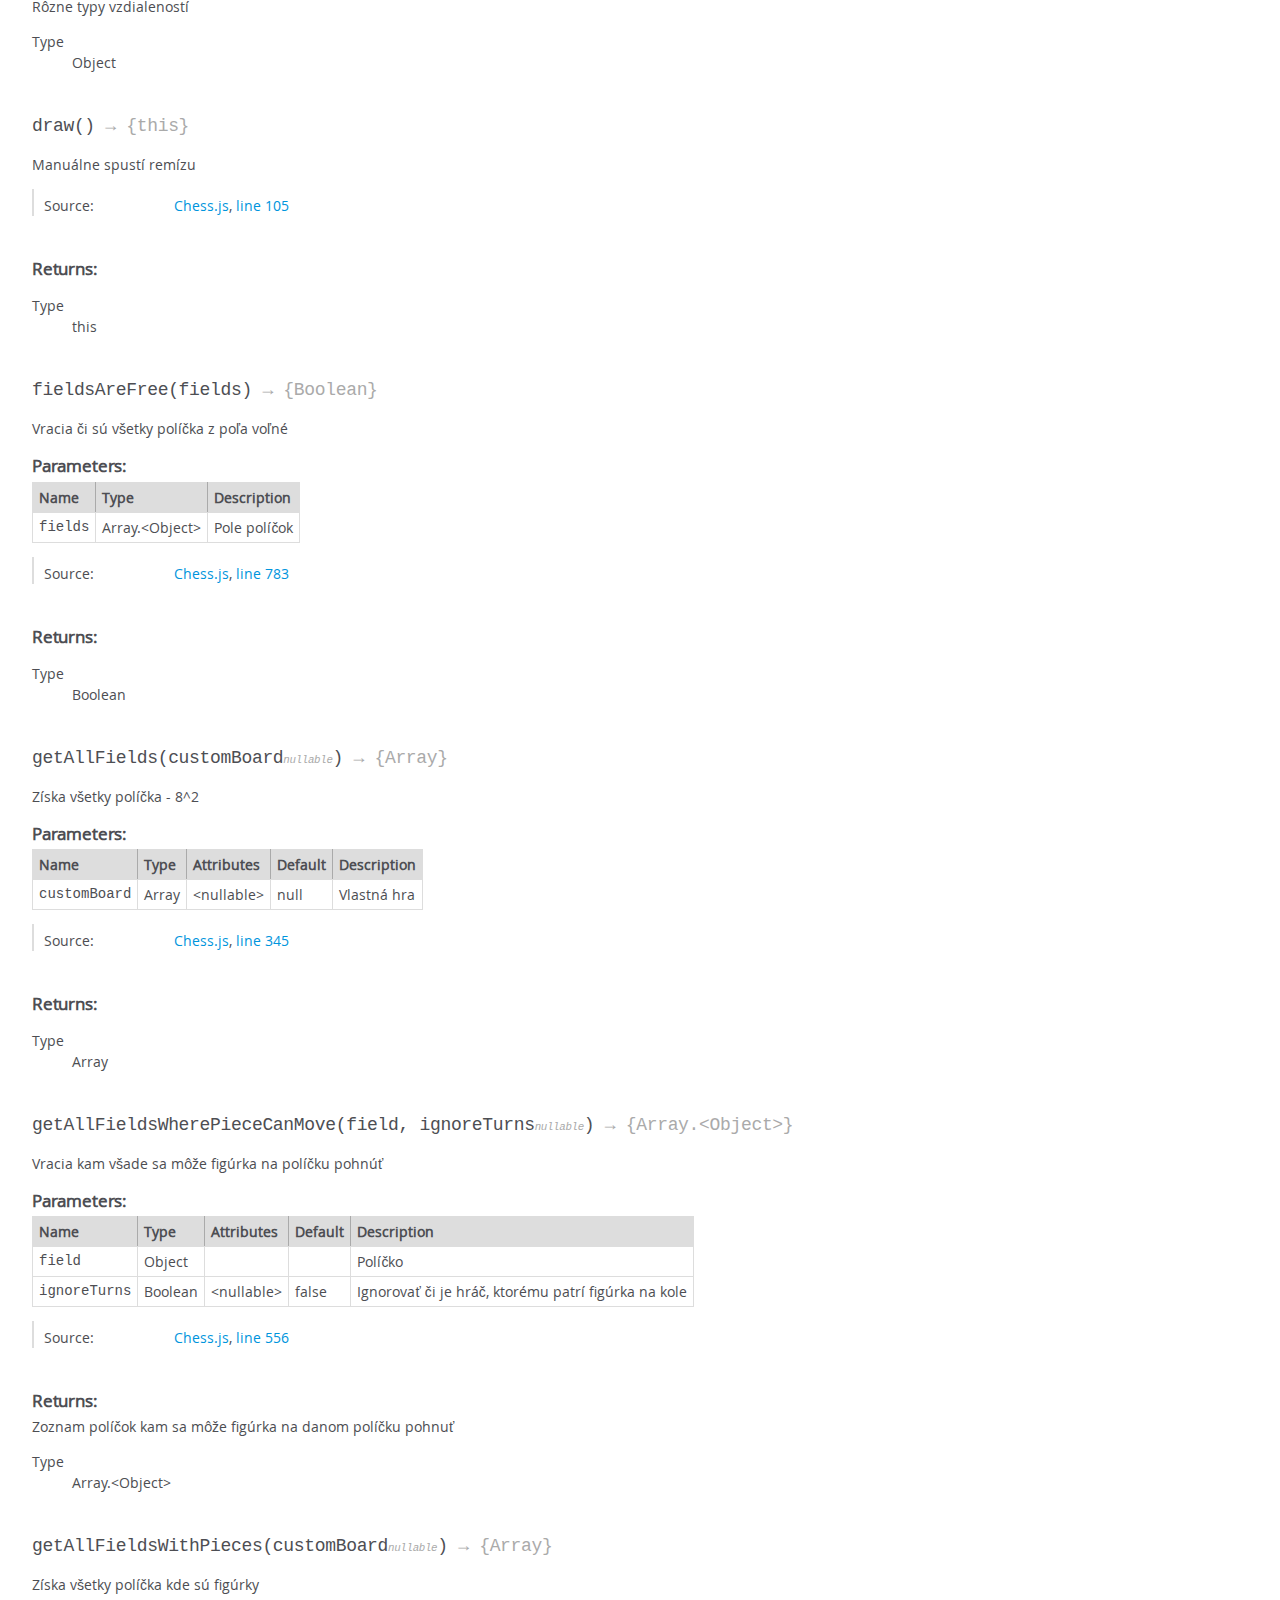
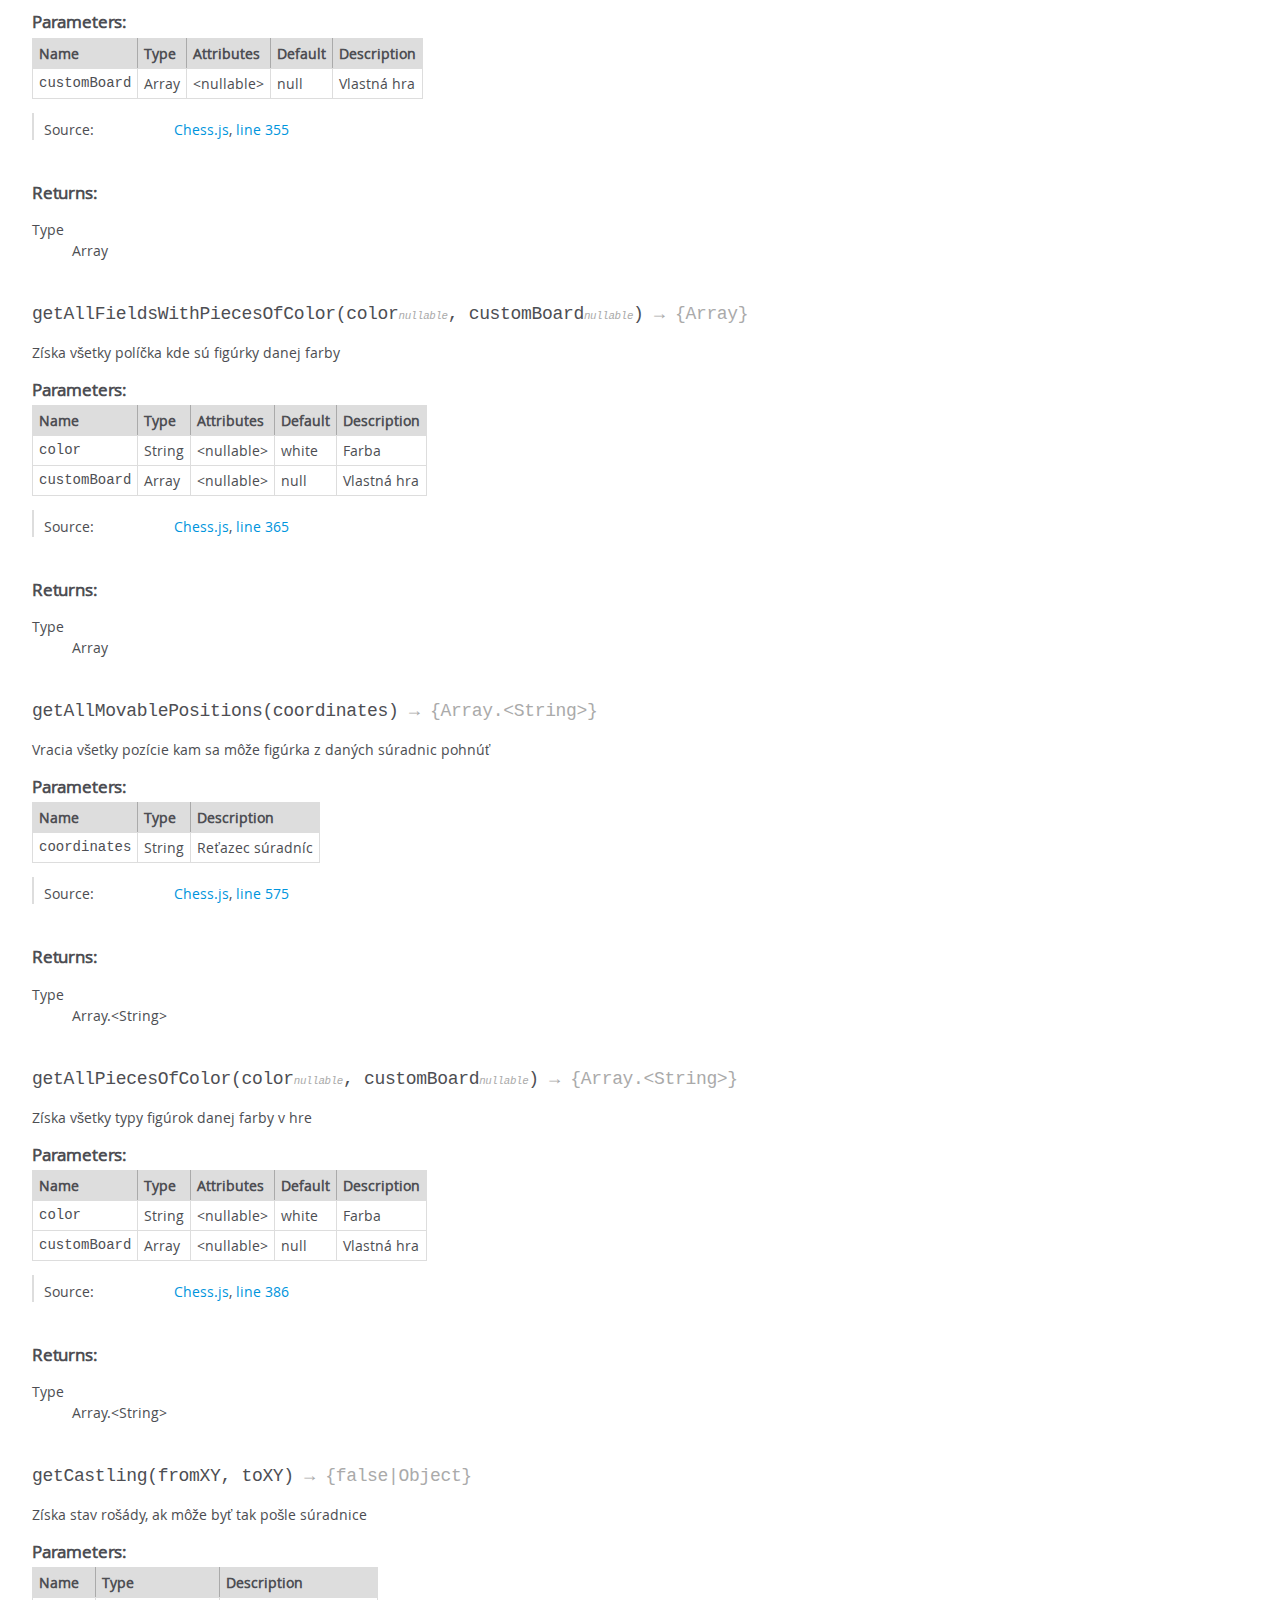
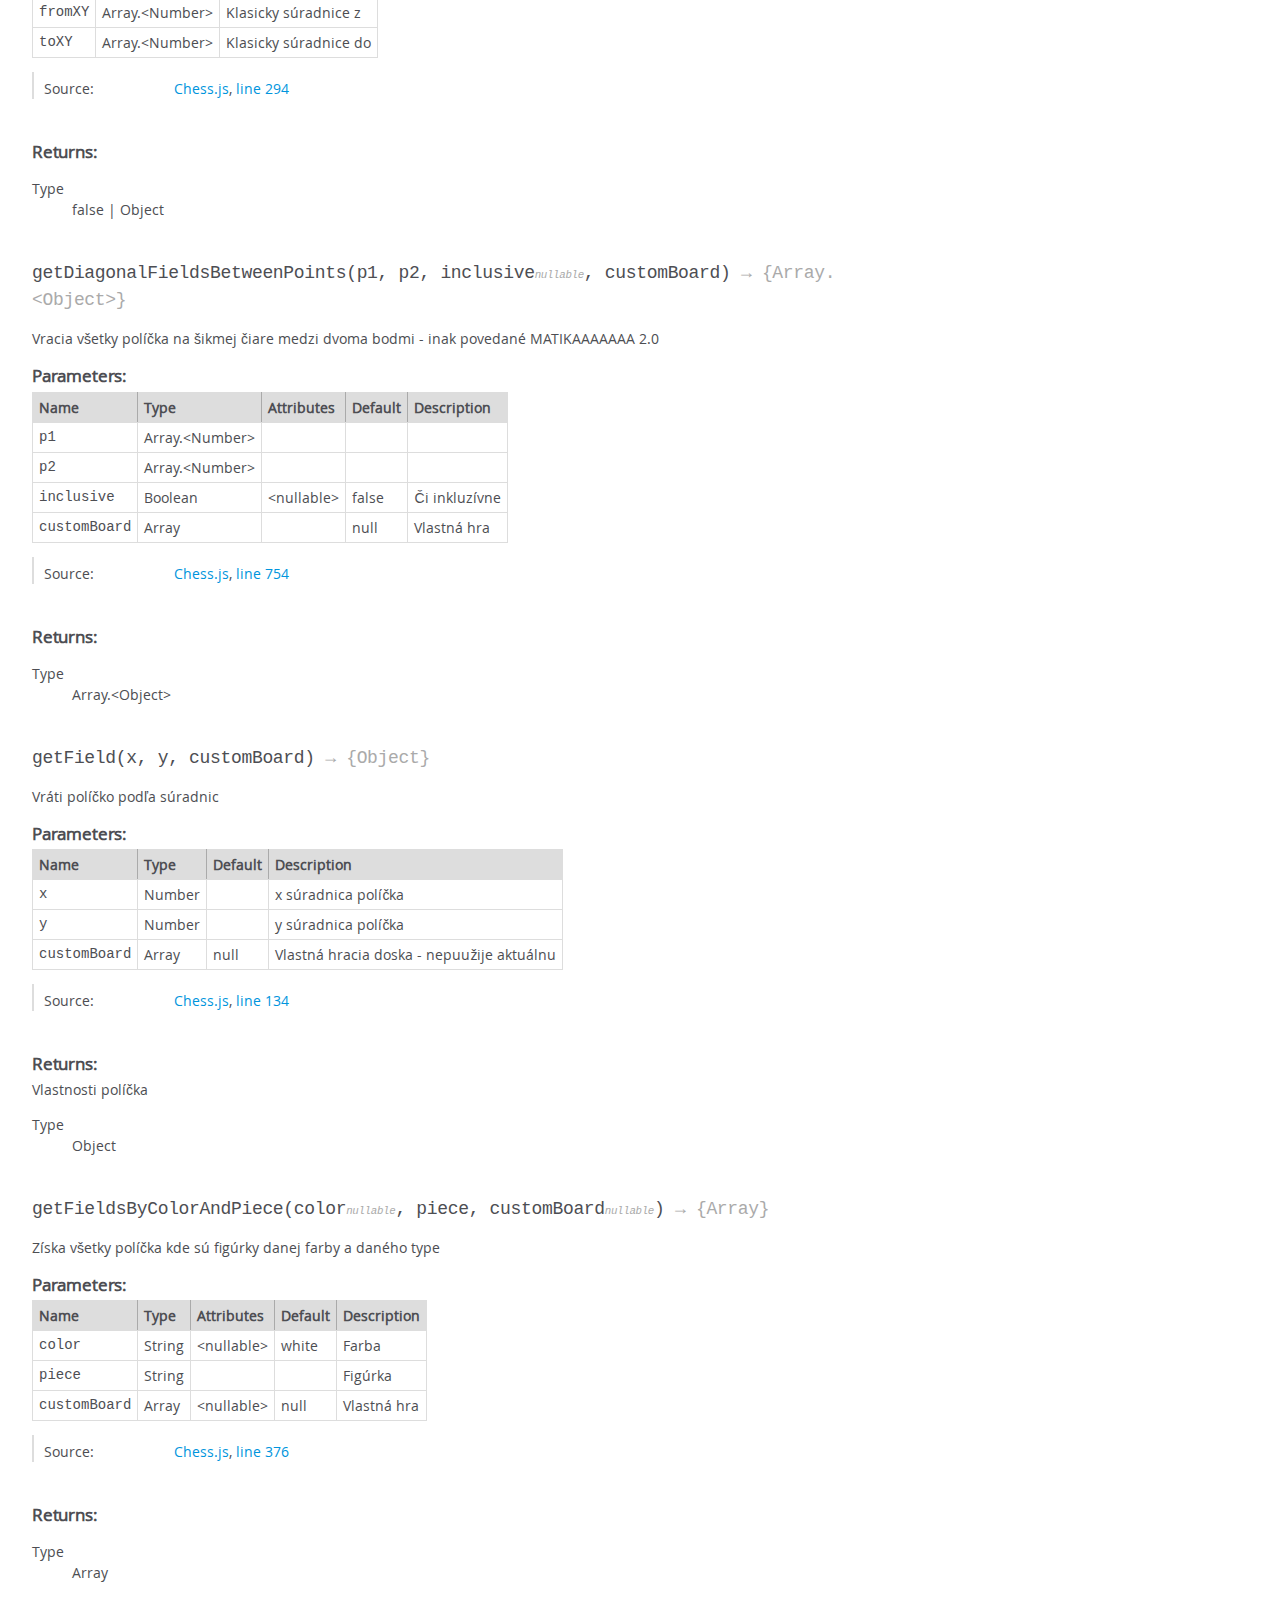
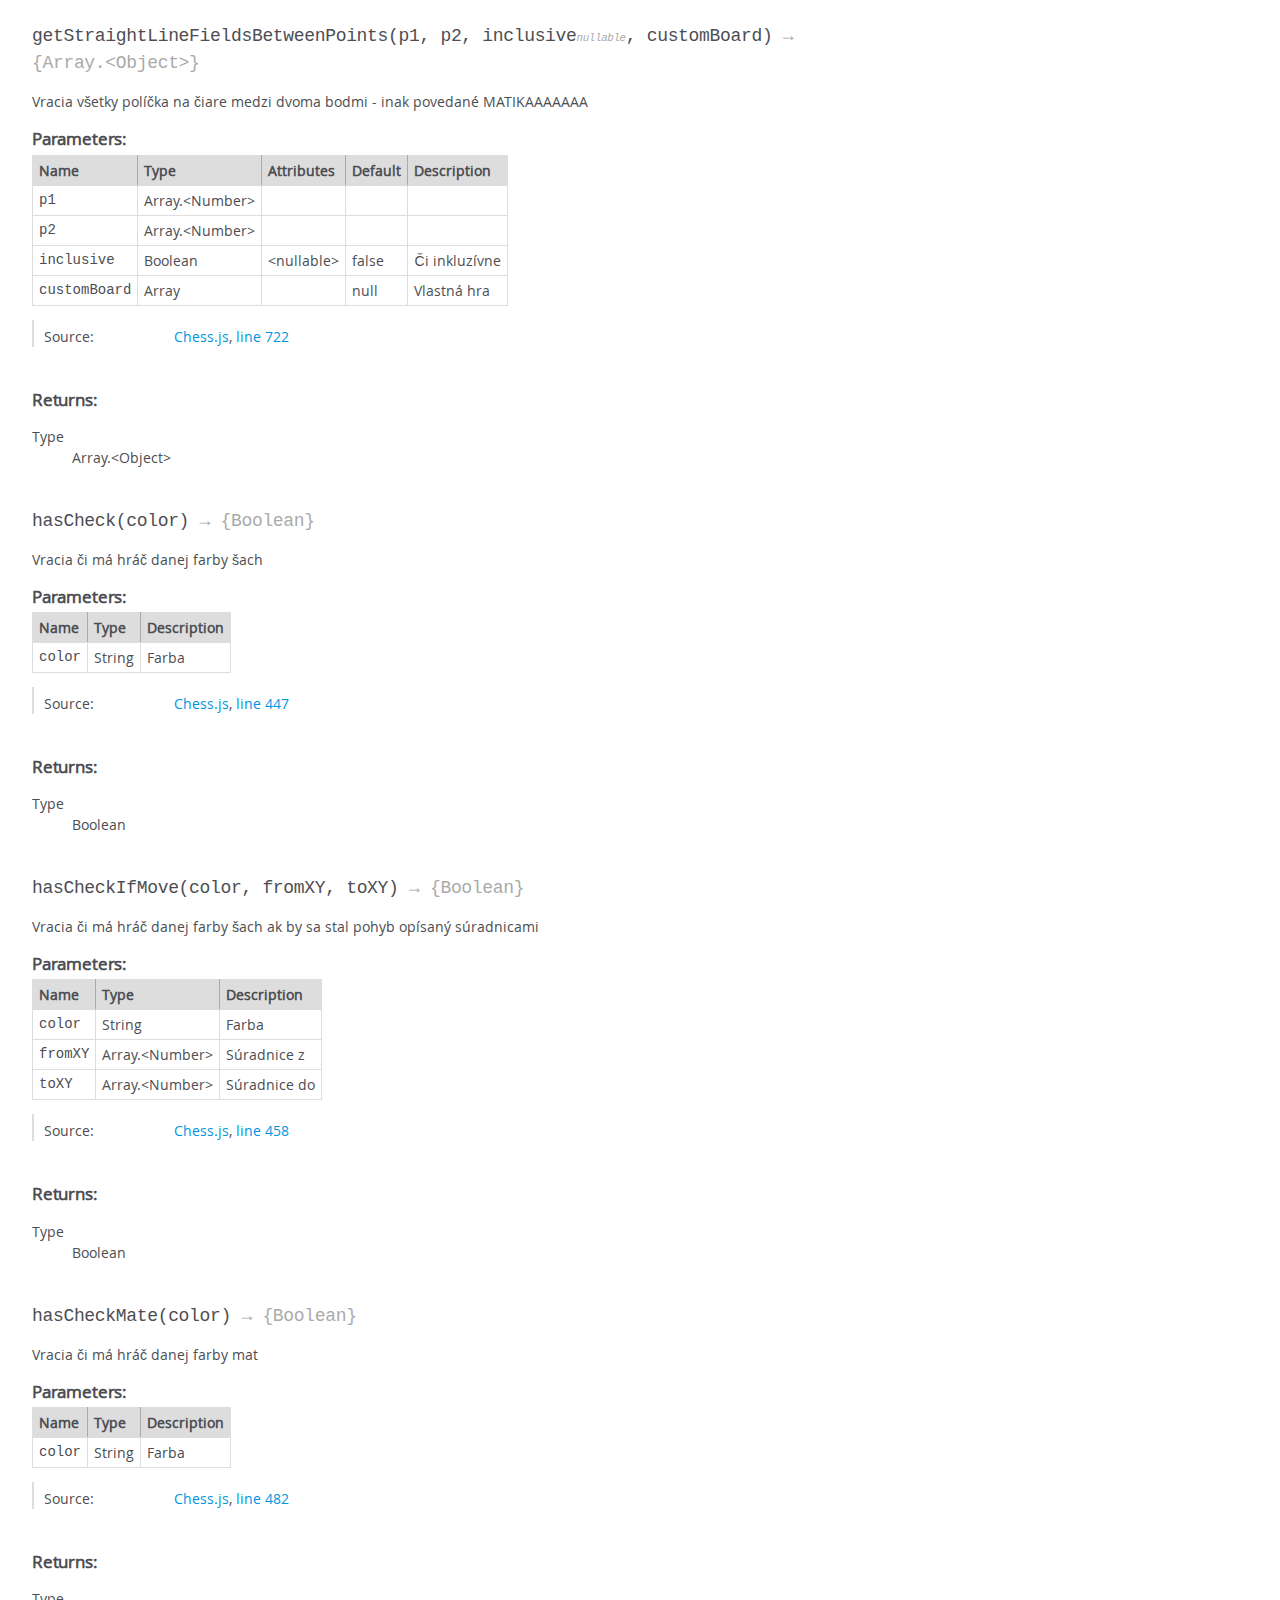
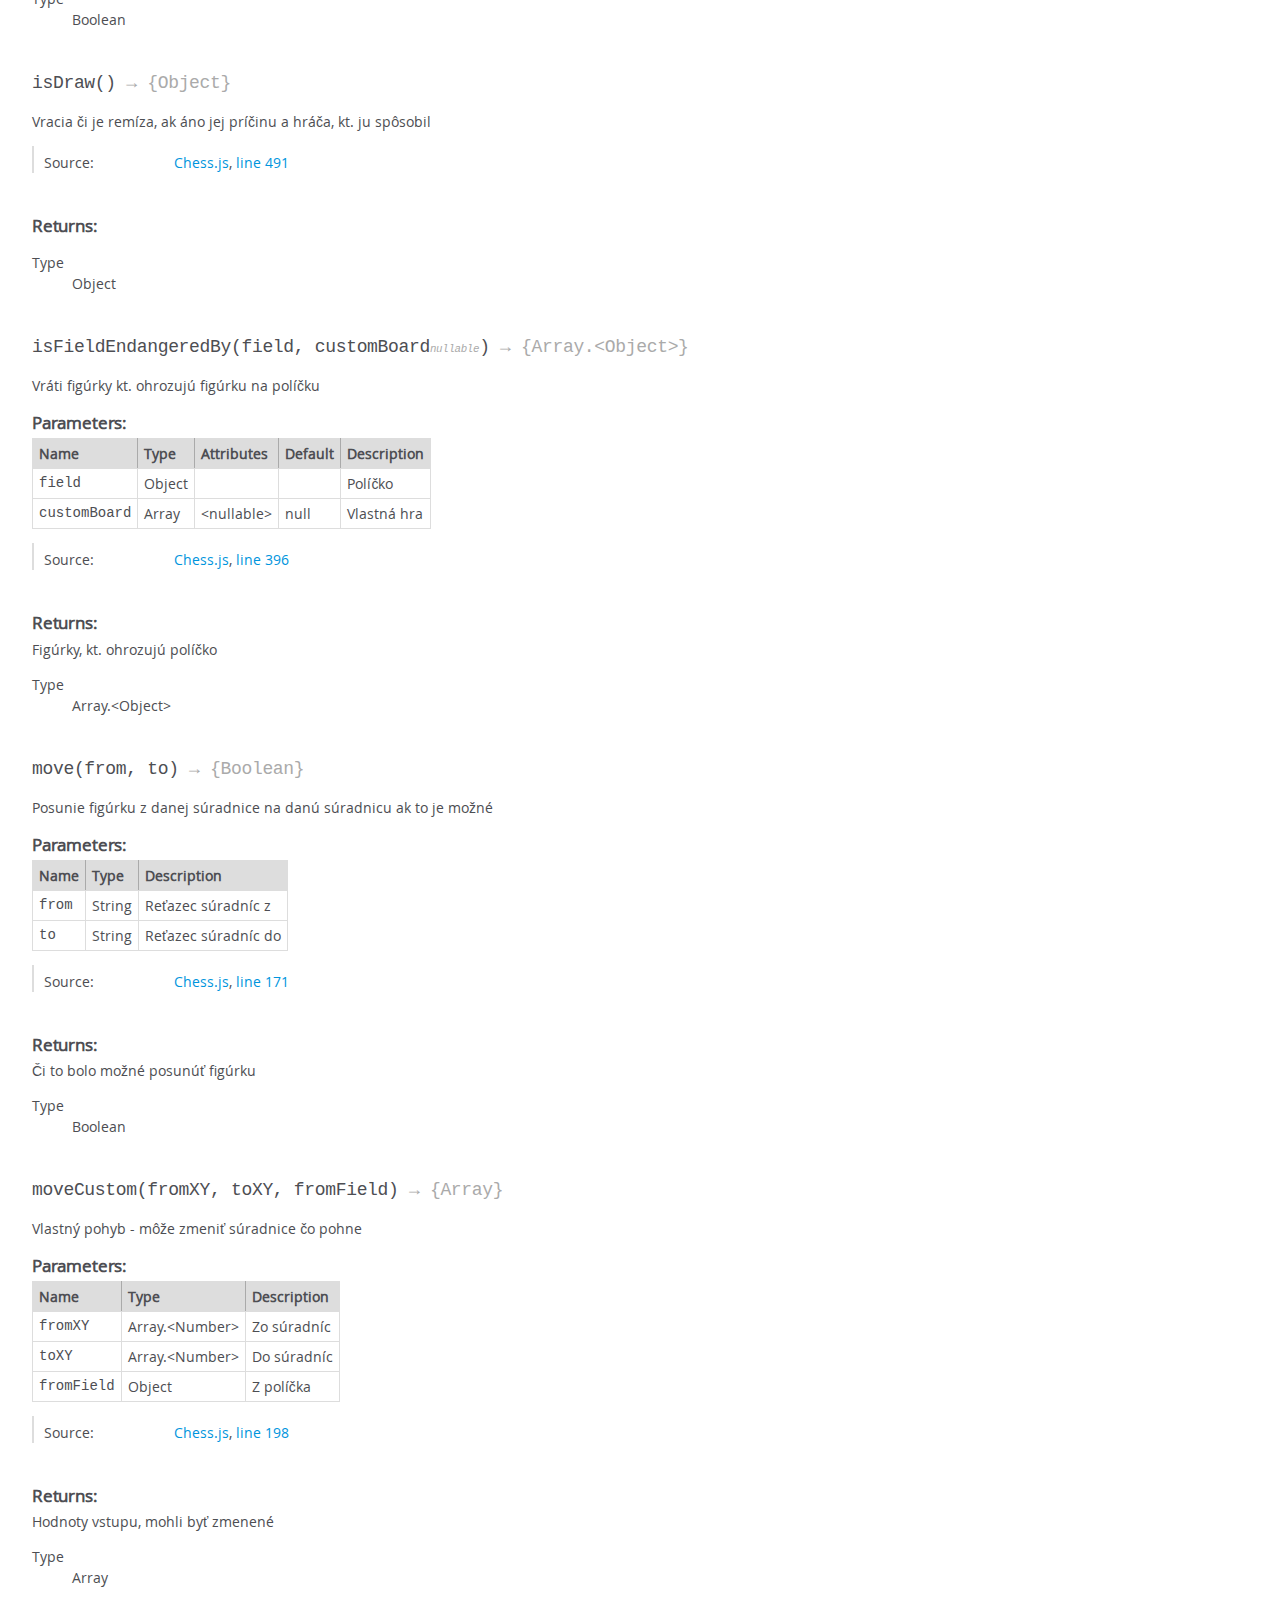
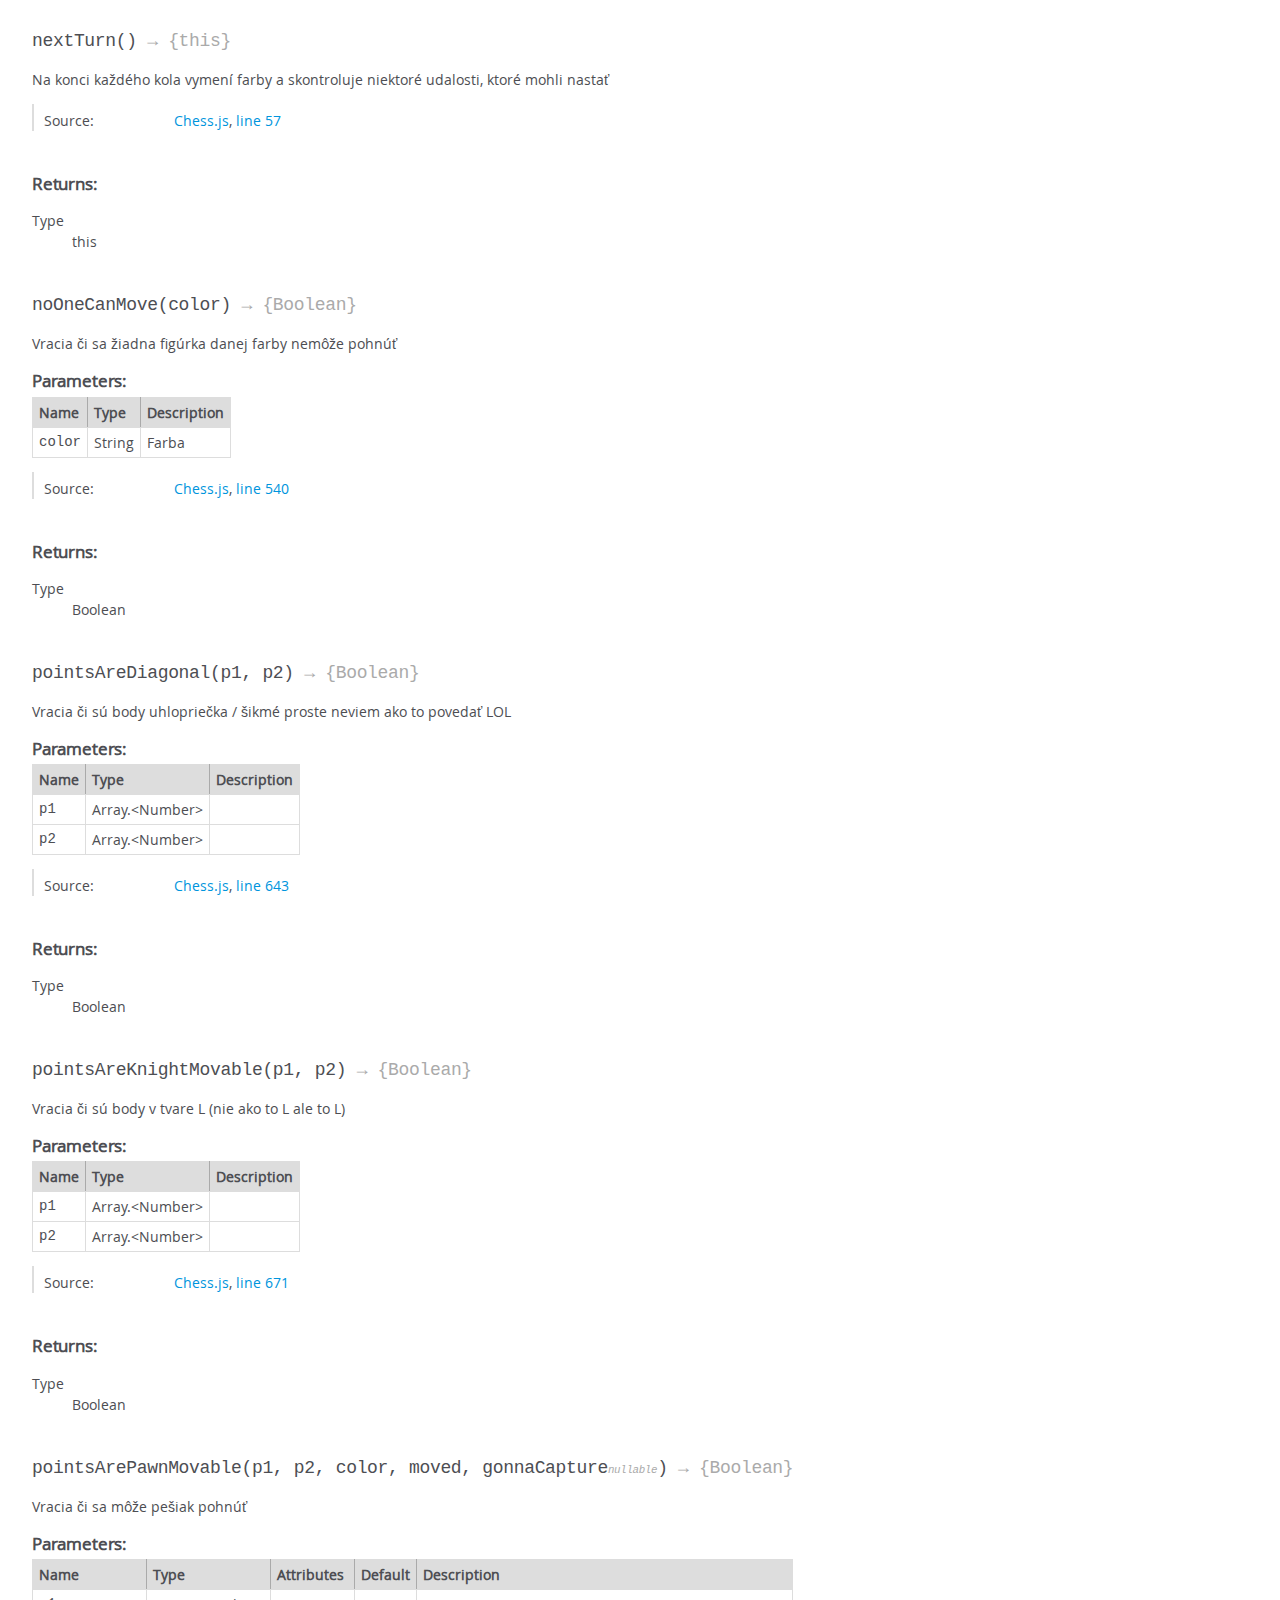
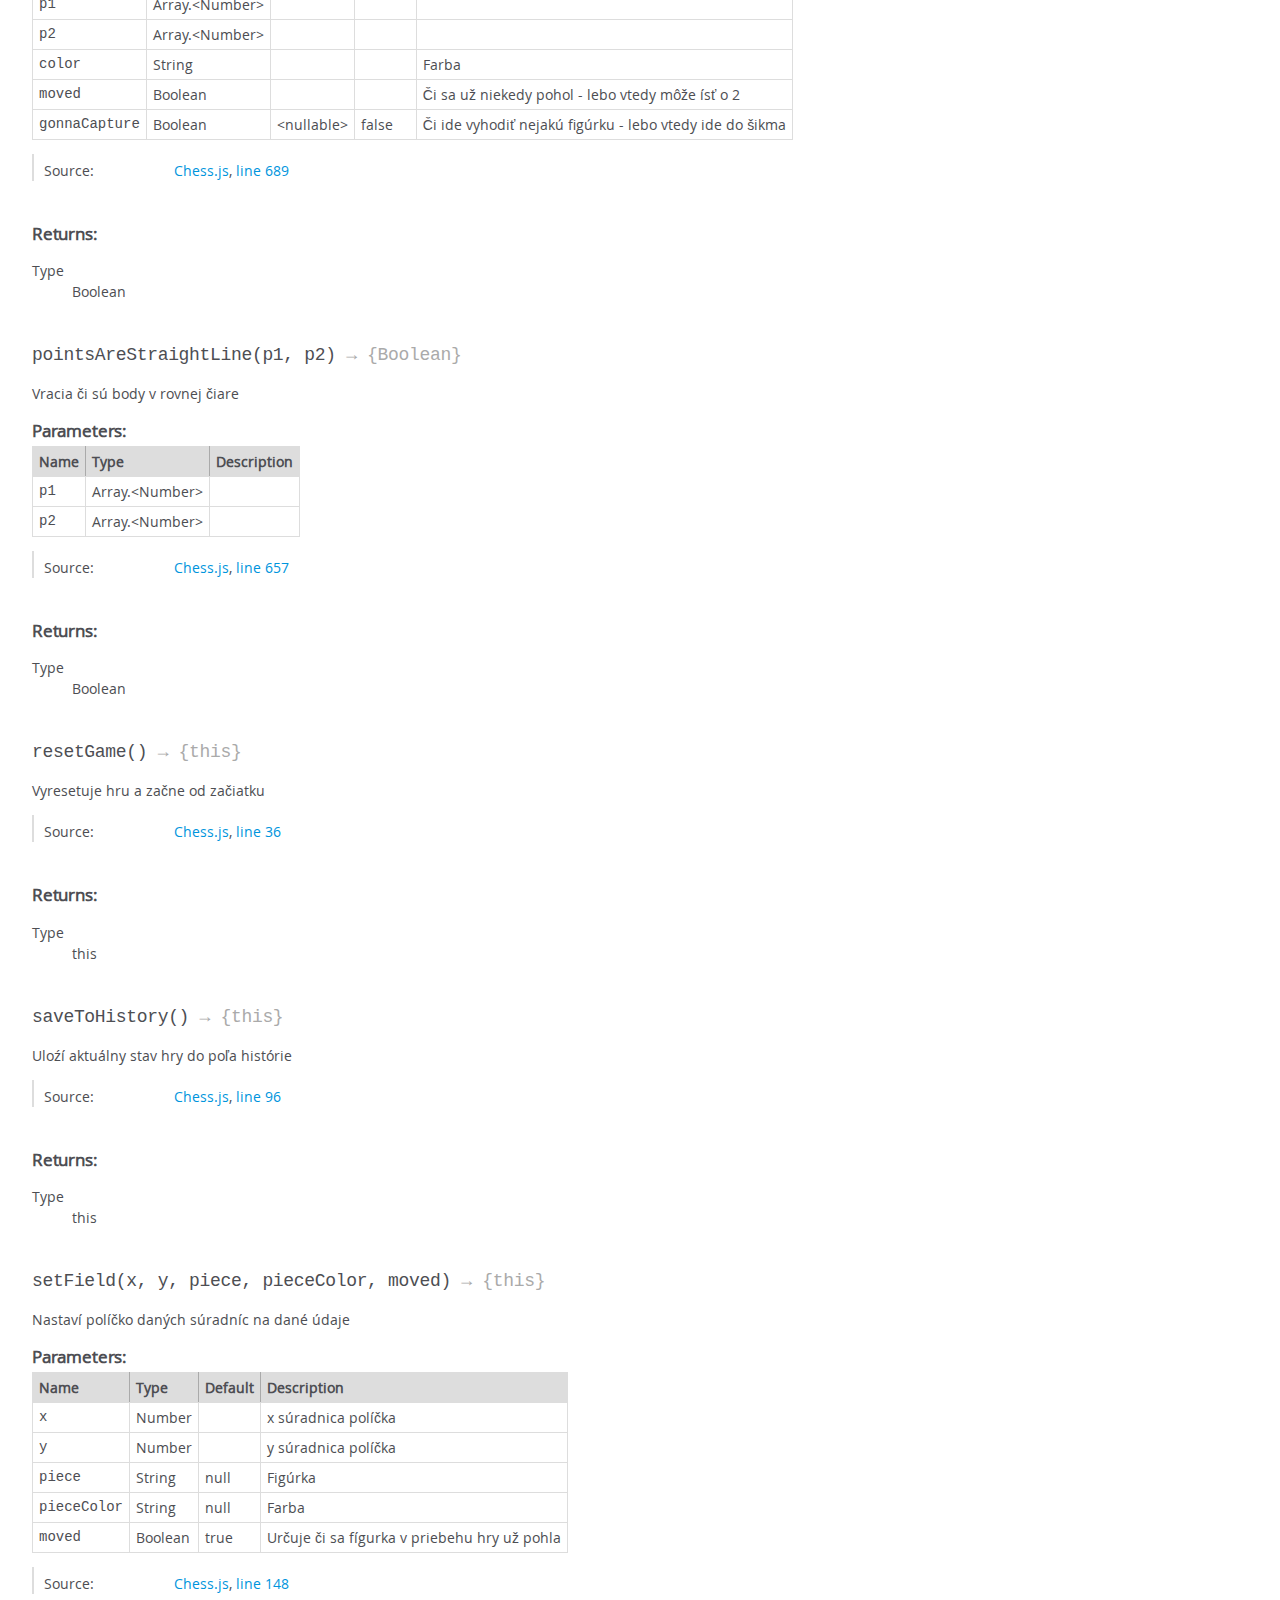
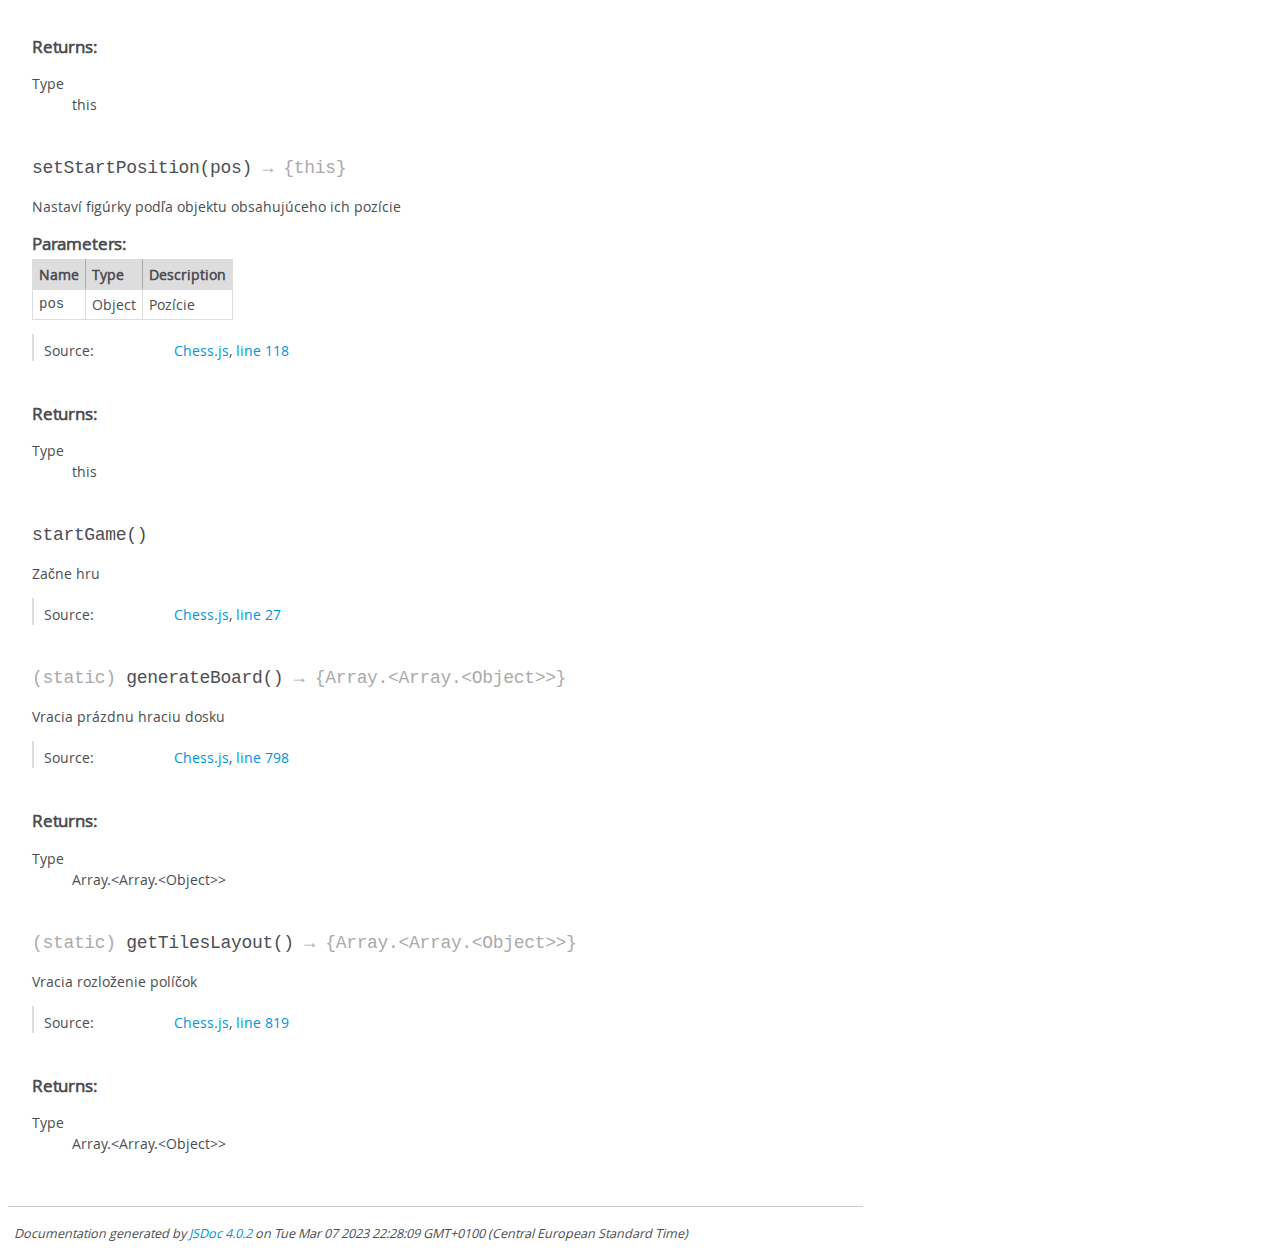
<file: docs/module-Chess.html>
<!DOCTYPE html>
<html lang="en">
<head>
    <meta charset="utf-8">
    <title>JSDoc: Class: module:Chess</title>

    <script src="scripts/prettify/prettify.js"> </script>
    <script src="scripts/prettify/lang-css.js"> </script>
    <!--[if lt IE 9]>
      <script src="//html5shiv.googlecode.com/svn/trunk/html5.js"></script>
    <![endif]-->
    <link type="text/css" rel="stylesheet" href="styles/prettify-tomorrow.css">
    <link type="text/css" rel="stylesheet" href="styles/jsdoc-default.css">
</head>

<body>

<div id="main">

    <h1 class="page-title">Class: module:Chess</h1>

    




<section>

<header>
    
        <h2><span class="attribs"><span class="type-signature"></span></span>module:Chess<span class="signature">()</span><span class="type-signature"></span></h2>
        
    
</header>

<article>
    <div class="container-overview">
    
        

    

    
    <h4 class="name" id="module:Chess"><span class="type-signature"></span>new module:Chess<span class="signature">()</span><span class="type-signature"></span></h4>
    

    















<dl class="details">

    

    

    

    

    

    

    

    

    

    

    

    

    
    <dt class="tag-source">Source:</dt>
    <dd class="tag-source"><ul class="dummy"><li>
        <a href="Chess.js.html">Chess.js</a>, <a href="Chess.js.html#line20">line 20</a>
    </li></ul></dd>
    

    

    

    
</dl>




















    
    </div>

    
        <h3 class="subsection-title">Extends</h3>

        


    <ul>
        <li>EventTarget</li>
    </ul>


    

    

    

    

    

    

    

    
        <h3 class="subsection-title">Methods</h3>

        
            

    

    
    <h4 class="name" id="canMove"><span class="type-signature"></span>canMove<span class="signature">(fromXY, toXY, ignoreTurns<span class="signature-attributes">nullable</span>)</span><span class="type-signature"> &rarr; {Boolean}</span></h4>
    

    



<div class="description">
    Zistí či sa môže pohnúť figúrka (celá logika celého šachu 😱)
</div>









    <h5>Parameters:</h5>
    

<table class="params">
    <thead>
    <tr>
        
        <th>Name</th>
        

        <th>Type</th>

        
        <th>Attributes</th>
        

        
        <th>Default</th>
        

        <th class="last">Description</th>
    </tr>
    </thead>

    <tbody>
    

        <tr>
            
                <td class="name"><code>fromXY</code></td>
            

            <td class="type">
            
                
<span class="param-type">Array.&lt;Number></span>


            
            </td>

            
                <td class="attributes">
                

                

                
                </td>
            

            
                <td class="default">
                
                </td>
            

            <td class="description last">Z súradníc</td>
        </tr>

    

        <tr>
            
                <td class="name"><code>toXY</code></td>
            

            <td class="type">
            
                
<span class="param-type">Array.&lt;Number></span>


            
            </td>

            
                <td class="attributes">
                

                

                
                </td>
            

            
                <td class="default">
                
                </td>
            

            <td class="description last">Do súradníc</td>
        </tr>

    

        <tr>
            
                <td class="name"><code>ignoreTurns</code></td>
            

            <td class="type">
            
                
<span class="param-type">Boolean</span>


            
            </td>

            
                <td class="attributes">
                

                
                    &lt;nullable><br>
                

                
                </td>
            

            
                <td class="default">
                
                    false
                
                </td>
            

            <td class="description last">Či má ignorovať kto je na kole</td>
        </tr>

    
    </tbody>
</table>






<dl class="details">

    

    

    

    

    

    

    

    

    

    

    

    

    
    <dt class="tag-source">Source:</dt>
    <dd class="tag-source"><ul class="dummy"><li>
        <a href="Chess.js.html">Chess.js</a>, <a href="Chess.js.html#line218">line 218</a>
    </li></ul></dd>
    

    

    

    
</dl>















<h5>Returns:</h5>

        
<div class="param-desc">
    Či sa môže pohnúť
</div>



<dl>
    <dt>
        Type
    </dt>
    <dd>
        
<span class="param-type">Boolean</span>


    </dd>
</dl>

    





        
            

    

    
    <h4 class="name" id="customEvent"><span class="type-signature"></span>customEvent<span class="signature">(event, options)</span><span class="type-signature"> &rarr; {CustomEvent}</span></h4>
    

    



<div class="description">
    Vytvorí vlastný event
</div>









    <h5>Parameters:</h5>
    

<table class="params">
    <thead>
    <tr>
        
        <th>Name</th>
        

        <th>Type</th>

        

        

        <th class="last">Description</th>
    </tr>
    </thead>

    <tbody>
    

        <tr>
            
                <td class="name"><code>event</code></td>
            

            <td class="type">
            
                
<span class="param-type">String</span>


            
            </td>

            

            

            <td class="description last">Názov eventu</td>
        </tr>

    

        <tr>
            
                <td class="name"><code>options</code></td>
            

            <td class="type">
            
                
<span class="param-type">Object</span>


            
            </td>

            

            

            <td class="description last">Detail eventu</td>
        </tr>

    
    </tbody>
</table>






<dl class="details">

    

    

    

    

    

    

    

    

    

    

    

    

    
    <dt class="tag-source">Source:</dt>
    <dd class="tag-source"><ul class="dummy"><li>
        <a href="Chess.js.html">Chess.js</a>, <a href="Chess.js.html#line593">line 593</a>
    </li></ul></dd>
    

    

    

    
</dl>















<h5>Returns:</h5>

        


<dl>
    <dt>
        Type
    </dt>
    <dd>
        
<span class="param-type">CustomEvent</span>


    </dd>
</dl>

    





        
            

    

    
    <h4 class="name" id="distanceBetweenPoints"><span class="type-signature"></span>distanceBetweenPoints<span class="signature">(p1, p2)</span><span class="type-signature"> &rarr; {Object}</span></h4>
    

    



<div class="description">
    Vracia vzdialenosť medzi dovma políčkami
</div>









    <h5>Parameters:</h5>
    

<table class="params">
    <thead>
    <tr>
        
        <th>Name</th>
        

        <th>Type</th>

        

        

        <th class="last">Description</th>
    </tr>
    </thead>

    <tbody>
    

        <tr>
            
                <td class="name"><code>p1</code></td>
            

            <td class="type">
            
                
<span class="param-type">Array.&lt;Number></span>


            
            </td>

            

            

            <td class="description last">Bod 1</td>
        </tr>

    

        <tr>
            
                <td class="name"><code>p2</code></td>
            

            <td class="type">
            
                
<span class="param-type">Array.&lt;Number></span>


            
            </td>

            

            

            <td class="description last">Bod 2</td>
        </tr>

    
    </tbody>
</table>






<dl class="details">

    

    

    

    

    

    

    

    

    

    

    

    

    
    <dt class="tag-source">Source:</dt>
    <dd class="tag-source"><ul class="dummy"><li>
        <a href="Chess.js.html">Chess.js</a>, <a href="Chess.js.html#line610">line 610</a>
    </li></ul></dd>
    

    

    

    
</dl>















<h5>Returns:</h5>

        
<div class="param-desc">
    Rôzne typy vzdialeností
</div>



<dl>
    <dt>
        Type
    </dt>
    <dd>
        
<span class="param-type">Object</span>


    </dd>
</dl>

    





        
            

    

    
    <h4 class="name" id="draw"><span class="type-signature"></span>draw<span class="signature">()</span><span class="type-signature"> &rarr; {this}</span></h4>
    

    



<div class="description">
    Manuálne spustí remízu
</div>













<dl class="details">

    

    

    

    

    

    

    

    

    

    

    

    

    
    <dt class="tag-source">Source:</dt>
    <dd class="tag-source"><ul class="dummy"><li>
        <a href="Chess.js.html">Chess.js</a>, <a href="Chess.js.html#line105">line 105</a>
    </li></ul></dd>
    

    

    

    
</dl>















<h5>Returns:</h5>

        


<dl>
    <dt>
        Type
    </dt>
    <dd>
        
<span class="param-type">this</span>


    </dd>
</dl>

    





        
            

    

    
    <h4 class="name" id="fieldsAreFree"><span class="type-signature"></span>fieldsAreFree<span class="signature">(fields)</span><span class="type-signature"> &rarr; {Boolean}</span></h4>
    

    



<div class="description">
    Vracia či sú všetky políčka z poľa voľné
</div>









    <h5>Parameters:</h5>
    

<table class="params">
    <thead>
    <tr>
        
        <th>Name</th>
        

        <th>Type</th>

        

        

        <th class="last">Description</th>
    </tr>
    </thead>

    <tbody>
    

        <tr>
            
                <td class="name"><code>fields</code></td>
            

            <td class="type">
            
                
<span class="param-type">Array.&lt;Object></span>


            
            </td>

            

            

            <td class="description last">Pole políčok</td>
        </tr>

    
    </tbody>
</table>






<dl class="details">

    

    

    

    

    

    

    

    

    

    

    

    

    
    <dt class="tag-source">Source:</dt>
    <dd class="tag-source"><ul class="dummy"><li>
        <a href="Chess.js.html">Chess.js</a>, <a href="Chess.js.html#line783">line 783</a>
    </li></ul></dd>
    

    

    

    
</dl>















<h5>Returns:</h5>

        


<dl>
    <dt>
        Type
    </dt>
    <dd>
        
<span class="param-type">Boolean</span>


    </dd>
</dl>

    





        
            

    

    
    <h4 class="name" id="getAllFields"><span class="type-signature"></span>getAllFields<span class="signature">(customBoard<span class="signature-attributes">nullable</span>)</span><span class="type-signature"> &rarr; {Array}</span></h4>
    

    



<div class="description">
    Získa všetky políčka - 8^2
</div>









    <h5>Parameters:</h5>
    

<table class="params">
    <thead>
    <tr>
        
        <th>Name</th>
        

        <th>Type</th>

        
        <th>Attributes</th>
        

        
        <th>Default</th>
        

        <th class="last">Description</th>
    </tr>
    </thead>

    <tbody>
    

        <tr>
            
                <td class="name"><code>customBoard</code></td>
            

            <td class="type">
            
                
<span class="param-type">Array</span>


            
            </td>

            
                <td class="attributes">
                

                
                    &lt;nullable><br>
                

                
                </td>
            

            
                <td class="default">
                
                    null
                
                </td>
            

            <td class="description last">Vlastná hra</td>
        </tr>

    
    </tbody>
</table>






<dl class="details">

    

    

    

    

    

    

    

    

    

    

    

    

    
    <dt class="tag-source">Source:</dt>
    <dd class="tag-source"><ul class="dummy"><li>
        <a href="Chess.js.html">Chess.js</a>, <a href="Chess.js.html#line345">line 345</a>
    </li></ul></dd>
    

    

    

    
</dl>















<h5>Returns:</h5>

        


<dl>
    <dt>
        Type
    </dt>
    <dd>
        
<span class="param-type">Array</span>


    </dd>
</dl>

    





        
            

    

    
    <h4 class="name" id="getAllFieldsWherePieceCanMove"><span class="type-signature"></span>getAllFieldsWherePieceCanMove<span class="signature">(field, ignoreTurns<span class="signature-attributes">nullable</span>)</span><span class="type-signature"> &rarr; {Array.&lt;Object>}</span></h4>
    

    



<div class="description">
    Vracia kam všade sa môže figúrka na políčku pohnúť
</div>









    <h5>Parameters:</h5>
    

<table class="params">
    <thead>
    <tr>
        
        <th>Name</th>
        

        <th>Type</th>

        
        <th>Attributes</th>
        

        
        <th>Default</th>
        

        <th class="last">Description</th>
    </tr>
    </thead>

    <tbody>
    

        <tr>
            
                <td class="name"><code>field</code></td>
            

            <td class="type">
            
                
<span class="param-type">Object</span>


            
            </td>

            
                <td class="attributes">
                

                

                
                </td>
            

            
                <td class="default">
                
                </td>
            

            <td class="description last">Políčko</td>
        </tr>

    

        <tr>
            
                <td class="name"><code>ignoreTurns</code></td>
            

            <td class="type">
            
                
<span class="param-type">Boolean</span>


            
            </td>

            
                <td class="attributes">
                

                
                    &lt;nullable><br>
                

                
                </td>
            

            
                <td class="default">
                
                    false
                
                </td>
            

            <td class="description last">Ignorovať či je hráč, ktorému patrí figúrka na kole</td>
        </tr>

    
    </tbody>
</table>






<dl class="details">

    

    

    

    

    

    

    

    

    

    

    

    

    
    <dt class="tag-source">Source:</dt>
    <dd class="tag-source"><ul class="dummy"><li>
        <a href="Chess.js.html">Chess.js</a>, <a href="Chess.js.html#line556">line 556</a>
    </li></ul></dd>
    

    

    

    
</dl>















<h5>Returns:</h5>

        
<div class="param-desc">
    Zoznam políčok kam sa môže figúrka na danom políčku pohnuť
</div>



<dl>
    <dt>
        Type
    </dt>
    <dd>
        
<span class="param-type">Array.&lt;Object></span>


    </dd>
</dl>

    





        
            

    

    
    <h4 class="name" id="getAllFieldsWithPieces"><span class="type-signature"></span>getAllFieldsWithPieces<span class="signature">(customBoard<span class="signature-attributes">nullable</span>)</span><span class="type-signature"> &rarr; {Array}</span></h4>
    

    



<div class="description">
    Získa všetky políčka kde sú figúrky
</div>









    <h5>Parameters:</h5>
    

<table class="params">
    <thead>
    <tr>
        
        <th>Name</th>
        

        <th>Type</th>

        
        <th>Attributes</th>
        

        
        <th>Default</th>
        

        <th class="last">Description</th>
    </tr>
    </thead>

    <tbody>
    

        <tr>
            
                <td class="name"><code>customBoard</code></td>
            

            <td class="type">
            
                
<span class="param-type">Array</span>


            
            </td>

            
                <td class="attributes">
                

                
                    &lt;nullable><br>
                

                
                </td>
            

            
                <td class="default">
                
                    null
                
                </td>
            

            <td class="description last">Vlastná hra</td>
        </tr>

    
    </tbody>
</table>






<dl class="details">

    

    

    

    

    

    

    

    

    

    

    

    

    
    <dt class="tag-source">Source:</dt>
    <dd class="tag-source"><ul class="dummy"><li>
        <a href="Chess.js.html">Chess.js</a>, <a href="Chess.js.html#line355">line 355</a>
    </li></ul></dd>
    

    

    

    
</dl>















<h5>Returns:</h5>

        


<dl>
    <dt>
        Type
    </dt>
    <dd>
        
<span class="param-type">Array</span>


    </dd>
</dl>

    





        
            

    

    
    <h4 class="name" id="getAllFieldsWithPiecesOfColor"><span class="type-signature"></span>getAllFieldsWithPiecesOfColor<span class="signature">(color<span class="signature-attributes">nullable</span>, customBoard<span class="signature-attributes">nullable</span>)</span><span class="type-signature"> &rarr; {Array}</span></h4>
    

    



<div class="description">
    Získa všetky políčka kde sú figúrky danej farby
</div>









    <h5>Parameters:</h5>
    

<table class="params">
    <thead>
    <tr>
        
        <th>Name</th>
        

        <th>Type</th>

        
        <th>Attributes</th>
        

        
        <th>Default</th>
        

        <th class="last">Description</th>
    </tr>
    </thead>

    <tbody>
    

        <tr>
            
                <td class="name"><code>color</code></td>
            

            <td class="type">
            
                
<span class="param-type">String</span>


            
            </td>

            
                <td class="attributes">
                

                
                    &lt;nullable><br>
                

                
                </td>
            

            
                <td class="default">
                
                    white
                
                </td>
            

            <td class="description last">Farba</td>
        </tr>

    

        <tr>
            
                <td class="name"><code>customBoard</code></td>
            

            <td class="type">
            
                
<span class="param-type">Array</span>


            
            </td>

            
                <td class="attributes">
                

                
                    &lt;nullable><br>
                

                
                </td>
            

            
                <td class="default">
                
                    null
                
                </td>
            

            <td class="description last">Vlastná hra</td>
        </tr>

    
    </tbody>
</table>






<dl class="details">

    

    

    

    

    

    

    

    

    

    

    

    

    
    <dt class="tag-source">Source:</dt>
    <dd class="tag-source"><ul class="dummy"><li>
        <a href="Chess.js.html">Chess.js</a>, <a href="Chess.js.html#line365">line 365</a>
    </li></ul></dd>
    

    

    

    
</dl>















<h5>Returns:</h5>

        


<dl>
    <dt>
        Type
    </dt>
    <dd>
        
<span class="param-type">Array</span>


    </dd>
</dl>

    





        
            

    

    
    <h4 class="name" id="getAllMovablePositions"><span class="type-signature"></span>getAllMovablePositions<span class="signature">(coordinates)</span><span class="type-signature"> &rarr; {Array.&lt;String>}</span></h4>
    

    



<div class="description">
    Vracia všetky pozície kam sa môže figúrka z daných súradnic pohnúť
</div>









    <h5>Parameters:</h5>
    

<table class="params">
    <thead>
    <tr>
        
        <th>Name</th>
        

        <th>Type</th>

        

        

        <th class="last">Description</th>
    </tr>
    </thead>

    <tbody>
    

        <tr>
            
                <td class="name"><code>coordinates</code></td>
            

            <td class="type">
            
                
<span class="param-type">String</span>


            
            </td>

            

            

            <td class="description last">Reťazec súradníc</td>
        </tr>

    
    </tbody>
</table>






<dl class="details">

    

    

    

    

    

    

    

    

    

    

    

    

    
    <dt class="tag-source">Source:</dt>
    <dd class="tag-source"><ul class="dummy"><li>
        <a href="Chess.js.html">Chess.js</a>, <a href="Chess.js.html#line575">line 575</a>
    </li></ul></dd>
    

    

    

    
</dl>















<h5>Returns:</h5>

        


<dl>
    <dt>
        Type
    </dt>
    <dd>
        
<span class="param-type">Array.&lt;String></span>


    </dd>
</dl>

    





        
            

    

    
    <h4 class="name" id="getAllPiecesOfColor"><span class="type-signature"></span>getAllPiecesOfColor<span class="signature">(color<span class="signature-attributes">nullable</span>, customBoard<span class="signature-attributes">nullable</span>)</span><span class="type-signature"> &rarr; {Array.&lt;String>}</span></h4>
    

    



<div class="description">
    Získa všetky typy figúrok danej farby v hre
</div>









    <h5>Parameters:</h5>
    

<table class="params">
    <thead>
    <tr>
        
        <th>Name</th>
        

        <th>Type</th>

        
        <th>Attributes</th>
        

        
        <th>Default</th>
        

        <th class="last">Description</th>
    </tr>
    </thead>

    <tbody>
    

        <tr>
            
                <td class="name"><code>color</code></td>
            

            <td class="type">
            
                
<span class="param-type">String</span>


            
            </td>

            
                <td class="attributes">
                

                
                    &lt;nullable><br>
                

                
                </td>
            

            
                <td class="default">
                
                    white
                
                </td>
            

            <td class="description last">Farba</td>
        </tr>

    

        <tr>
            
                <td class="name"><code>customBoard</code></td>
            

            <td class="type">
            
                
<span class="param-type">Array</span>


            
            </td>

            
                <td class="attributes">
                

                
                    &lt;nullable><br>
                

                
                </td>
            

            
                <td class="default">
                
                    null
                
                </td>
            

            <td class="description last">Vlastná hra</td>
        </tr>

    
    </tbody>
</table>






<dl class="details">

    

    

    

    

    

    

    

    

    

    

    

    

    
    <dt class="tag-source">Source:</dt>
    <dd class="tag-source"><ul class="dummy"><li>
        <a href="Chess.js.html">Chess.js</a>, <a href="Chess.js.html#line386">line 386</a>
    </li></ul></dd>
    

    

    

    
</dl>















<h5>Returns:</h5>

        


<dl>
    <dt>
        Type
    </dt>
    <dd>
        
<span class="param-type">Array.&lt;String></span>


    </dd>
</dl>

    





        
            

    

    
    <h4 class="name" id="getCastling"><span class="type-signature"></span>getCastling<span class="signature">(fromXY, toXY)</span><span class="type-signature"> &rarr; {false|Object}</span></h4>
    

    



<div class="description">
    Získa stav rošády, ak môže byť tak pošle súradnice
</div>









    <h5>Parameters:</h5>
    

<table class="params">
    <thead>
    <tr>
        
        <th>Name</th>
        

        <th>Type</th>

        

        

        <th class="last">Description</th>
    </tr>
    </thead>

    <tbody>
    

        <tr>
            
                <td class="name"><code>fromXY</code></td>
            

            <td class="type">
            
                
<span class="param-type">Array.&lt;Number></span>


            
            </td>

            

            

            <td class="description last">Klasicky súradnice z</td>
        </tr>

    

        <tr>
            
                <td class="name"><code>toXY</code></td>
            

            <td class="type">
            
                
<span class="param-type">Array.&lt;Number></span>


            
            </td>

            

            

            <td class="description last">Klasicky súradnice do</td>
        </tr>

    
    </tbody>
</table>






<dl class="details">

    

    

    

    

    

    

    

    

    

    

    

    

    
    <dt class="tag-source">Source:</dt>
    <dd class="tag-source"><ul class="dummy"><li>
        <a href="Chess.js.html">Chess.js</a>, <a href="Chess.js.html#line294">line 294</a>
    </li></ul></dd>
    

    

    

    
</dl>















<h5>Returns:</h5>

        


<dl>
    <dt>
        Type
    </dt>
    <dd>
        
<span class="param-type">false</span>
|

<span class="param-type">Object</span>


    </dd>
</dl>

    





        
            

    

    
    <h4 class="name" id="getDiagonalFieldsBetweenPoints"><span class="type-signature"></span>getDiagonalFieldsBetweenPoints<span class="signature">(p1, p2, inclusive<span class="signature-attributes">nullable</span>, customBoard)</span><span class="type-signature"> &rarr; {Array.&lt;Object>}</span></h4>
    

    



<div class="description">
    Vracia všetky políčka na šikmej čiare medzi dvoma bodmi - inak povedané MATIKAAAAAAA 2.0
</div>









    <h5>Parameters:</h5>
    

<table class="params">
    <thead>
    <tr>
        
        <th>Name</th>
        

        <th>Type</th>

        
        <th>Attributes</th>
        

        
        <th>Default</th>
        

        <th class="last">Description</th>
    </tr>
    </thead>

    <tbody>
    

        <tr>
            
                <td class="name"><code>p1</code></td>
            

            <td class="type">
            
                
<span class="param-type">Array.&lt;Number></span>


            
            </td>

            
                <td class="attributes">
                

                

                
                </td>
            

            
                <td class="default">
                
                </td>
            

            <td class="description last"></td>
        </tr>

    

        <tr>
            
                <td class="name"><code>p2</code></td>
            

            <td class="type">
            
                
<span class="param-type">Array.&lt;Number></span>


            
            </td>

            
                <td class="attributes">
                

                

                
                </td>
            

            
                <td class="default">
                
                </td>
            

            <td class="description last"></td>
        </tr>

    

        <tr>
            
                <td class="name"><code>inclusive</code></td>
            

            <td class="type">
            
                
<span class="param-type">Boolean</span>


            
            </td>

            
                <td class="attributes">
                

                
                    &lt;nullable><br>
                

                
                </td>
            

            
                <td class="default">
                
                    false
                
                </td>
            

            <td class="description last">Či inkluzívne</td>
        </tr>

    

        <tr>
            
                <td class="name"><code>customBoard</code></td>
            

            <td class="type">
            
                
<span class="param-type">Array</span>


            
            </td>

            
                <td class="attributes">
                

                

                
                </td>
            

            
                <td class="default">
                
                    null
                
                </td>
            

            <td class="description last">Vlastná hra</td>
        </tr>

    
    </tbody>
</table>






<dl class="details">

    

    

    

    

    

    

    

    

    

    

    

    

    
    <dt class="tag-source">Source:</dt>
    <dd class="tag-source"><ul class="dummy"><li>
        <a href="Chess.js.html">Chess.js</a>, <a href="Chess.js.html#line754">line 754</a>
    </li></ul></dd>
    

    

    

    
</dl>















<h5>Returns:</h5>

        


<dl>
    <dt>
        Type
    </dt>
    <dd>
        
<span class="param-type">Array.&lt;Object></span>


    </dd>
</dl>

    





        
            

    

    
    <h4 class="name" id="getField"><span class="type-signature"></span>getField<span class="signature">(x, y, customBoard)</span><span class="type-signature"> &rarr; {Object}</span></h4>
    

    



<div class="description">
    Vráti políčko podľa súradnic
</div>









    <h5>Parameters:</h5>
    

<table class="params">
    <thead>
    <tr>
        
        <th>Name</th>
        

        <th>Type</th>

        

        
        <th>Default</th>
        

        <th class="last">Description</th>
    </tr>
    </thead>

    <tbody>
    

        <tr>
            
                <td class="name"><code>x</code></td>
            

            <td class="type">
            
                
<span class="param-type">Number</span>


            
            </td>

            

            
                <td class="default">
                
                </td>
            

            <td class="description last">x súradnica políčka</td>
        </tr>

    

        <tr>
            
                <td class="name"><code>y</code></td>
            

            <td class="type">
            
                
<span class="param-type">Number</span>


            
            </td>

            

            
                <td class="default">
                
                </td>
            

            <td class="description last">y súradnica políčka</td>
        </tr>

    

        <tr>
            
                <td class="name"><code>customBoard</code></td>
            

            <td class="type">
            
                
<span class="param-type">Array</span>


            
            </td>

            

            
                <td class="default">
                
                    null
                
                </td>
            

            <td class="description last">Vlastná hracia doska - nepuužije aktuálnu</td>
        </tr>

    
    </tbody>
</table>






<dl class="details">

    

    

    

    

    

    

    

    

    

    

    

    

    
    <dt class="tag-source">Source:</dt>
    <dd class="tag-source"><ul class="dummy"><li>
        <a href="Chess.js.html">Chess.js</a>, <a href="Chess.js.html#line134">line 134</a>
    </li></ul></dd>
    

    

    

    
</dl>















<h5>Returns:</h5>

        
<div class="param-desc">
    Vlastnosti políčka
</div>



<dl>
    <dt>
        Type
    </dt>
    <dd>
        
<span class="param-type">Object</span>


    </dd>
</dl>

    





        
            

    

    
    <h4 class="name" id="getFieldsByColorAndPiece"><span class="type-signature"></span>getFieldsByColorAndPiece<span class="signature">(color<span class="signature-attributes">nullable</span>, piece, customBoard<span class="signature-attributes">nullable</span>)</span><span class="type-signature"> &rarr; {Array}</span></h4>
    

    



<div class="description">
    Získa všetky políčka kde sú figúrky danej farby a daného type
</div>









    <h5>Parameters:</h5>
    

<table class="params">
    <thead>
    <tr>
        
        <th>Name</th>
        

        <th>Type</th>

        
        <th>Attributes</th>
        

        
        <th>Default</th>
        

        <th class="last">Description</th>
    </tr>
    </thead>

    <tbody>
    

        <tr>
            
                <td class="name"><code>color</code></td>
            

            <td class="type">
            
                
<span class="param-type">String</span>


            
            </td>

            
                <td class="attributes">
                

                
                    &lt;nullable><br>
                

                
                </td>
            

            
                <td class="default">
                
                    white
                
                </td>
            

            <td class="description last">Farba</td>
        </tr>

    

        <tr>
            
                <td class="name"><code>piece</code></td>
            

            <td class="type">
            
                
<span class="param-type">String</span>


            
            </td>

            
                <td class="attributes">
                

                

                
                </td>
            

            
                <td class="default">
                
                </td>
            

            <td class="description last">Figúrka</td>
        </tr>

    

        <tr>
            
                <td class="name"><code>customBoard</code></td>
            

            <td class="type">
            
                
<span class="param-type">Array</span>


            
            </td>

            
                <td class="attributes">
                

                
                    &lt;nullable><br>
                

                
                </td>
            

            
                <td class="default">
                
                    null
                
                </td>
            

            <td class="description last">Vlastná hra</td>
        </tr>

    
    </tbody>
</table>






<dl class="details">

    

    

    

    

    

    

    

    

    

    

    

    

    
    <dt class="tag-source">Source:</dt>
    <dd class="tag-source"><ul class="dummy"><li>
        <a href="Chess.js.html">Chess.js</a>, <a href="Chess.js.html#line376">line 376</a>
    </li></ul></dd>
    

    

    

    
</dl>















<h5>Returns:</h5>

        


<dl>
    <dt>
        Type
    </dt>
    <dd>
        
<span class="param-type">Array</span>


    </dd>
</dl>

    





        
            

    

    
    <h4 class="name" id="getStraightLineFieldsBetweenPoints"><span class="type-signature"></span>getStraightLineFieldsBetweenPoints<span class="signature">(p1, p2, inclusive<span class="signature-attributes">nullable</span>, customBoard)</span><span class="type-signature"> &rarr; {Array.&lt;Object>}</span></h4>
    

    



<div class="description">
    Vracia všetky políčka na čiare medzi dvoma bodmi - inak povedané MATIKAAAAAAA
</div>









    <h5>Parameters:</h5>
    

<table class="params">
    <thead>
    <tr>
        
        <th>Name</th>
        

        <th>Type</th>

        
        <th>Attributes</th>
        

        
        <th>Default</th>
        

        <th class="last">Description</th>
    </tr>
    </thead>

    <tbody>
    

        <tr>
            
                <td class="name"><code>p1</code></td>
            

            <td class="type">
            
                
<span class="param-type">Array.&lt;Number></span>


            
            </td>

            
                <td class="attributes">
                

                

                
                </td>
            

            
                <td class="default">
                
                </td>
            

            <td class="description last"></td>
        </tr>

    

        <tr>
            
                <td class="name"><code>p2</code></td>
            

            <td class="type">
            
                
<span class="param-type">Array.&lt;Number></span>


            
            </td>

            
                <td class="attributes">
                

                

                
                </td>
            

            
                <td class="default">
                
                </td>
            

            <td class="description last"></td>
        </tr>

    

        <tr>
            
                <td class="name"><code>inclusive</code></td>
            

            <td class="type">
            
                
<span class="param-type">Boolean</span>


            
            </td>

            
                <td class="attributes">
                

                
                    &lt;nullable><br>
                

                
                </td>
            

            
                <td class="default">
                
                    false
                
                </td>
            

            <td class="description last">Či inkluzívne</td>
        </tr>

    

        <tr>
            
                <td class="name"><code>customBoard</code></td>
            

            <td class="type">
            
                
<span class="param-type">Array</span>


            
            </td>

            
                <td class="attributes">
                

                

                
                </td>
            

            
                <td class="default">
                
                    null
                
                </td>
            

            <td class="description last">Vlastná hra</td>
        </tr>

    
    </tbody>
</table>






<dl class="details">

    

    

    

    

    

    

    

    

    

    

    

    

    
    <dt class="tag-source">Source:</dt>
    <dd class="tag-source"><ul class="dummy"><li>
        <a href="Chess.js.html">Chess.js</a>, <a href="Chess.js.html#line722">line 722</a>
    </li></ul></dd>
    

    

    

    
</dl>















<h5>Returns:</h5>

        


<dl>
    <dt>
        Type
    </dt>
    <dd>
        
<span class="param-type">Array.&lt;Object></span>


    </dd>
</dl>

    





        
            

    

    
    <h4 class="name" id="hasCheck"><span class="type-signature"></span>hasCheck<span class="signature">(color)</span><span class="type-signature"> &rarr; {Boolean}</span></h4>
    

    



<div class="description">
    Vracia či má hráč danej farby šach
</div>









    <h5>Parameters:</h5>
    

<table class="params">
    <thead>
    <tr>
        
        <th>Name</th>
        

        <th>Type</th>

        

        

        <th class="last">Description</th>
    </tr>
    </thead>

    <tbody>
    

        <tr>
            
                <td class="name"><code>color</code></td>
            

            <td class="type">
            
                
<span class="param-type">String</span>


            
            </td>

            

            

            <td class="description last">Farba</td>
        </tr>

    
    </tbody>
</table>






<dl class="details">

    

    

    

    

    

    

    

    

    

    

    

    

    
    <dt class="tag-source">Source:</dt>
    <dd class="tag-source"><ul class="dummy"><li>
        <a href="Chess.js.html">Chess.js</a>, <a href="Chess.js.html#line447">line 447</a>
    </li></ul></dd>
    

    

    

    
</dl>















<h5>Returns:</h5>

        


<dl>
    <dt>
        Type
    </dt>
    <dd>
        
<span class="param-type">Boolean</span>


    </dd>
</dl>

    





        
            

    

    
    <h4 class="name" id="hasCheckIfMove"><span class="type-signature"></span>hasCheckIfMove<span class="signature">(color, fromXY, toXY)</span><span class="type-signature"> &rarr; {Boolean}</span></h4>
    

    



<div class="description">
    Vracia či má hráč danej farby šach ak by sa stal pohyb opísaný súradnicami
</div>









    <h5>Parameters:</h5>
    

<table class="params">
    <thead>
    <tr>
        
        <th>Name</th>
        

        <th>Type</th>

        

        

        <th class="last">Description</th>
    </tr>
    </thead>

    <tbody>
    

        <tr>
            
                <td class="name"><code>color</code></td>
            

            <td class="type">
            
                
<span class="param-type">String</span>


            
            </td>

            

            

            <td class="description last">Farba</td>
        </tr>

    

        <tr>
            
                <td class="name"><code>fromXY</code></td>
            

            <td class="type">
            
                
<span class="param-type">Array.&lt;Number></span>


            
            </td>

            

            

            <td class="description last">Súradnice z</td>
        </tr>

    

        <tr>
            
                <td class="name"><code>toXY</code></td>
            

            <td class="type">
            
                
<span class="param-type">Array.&lt;Number></span>


            
            </td>

            

            

            <td class="description last">Súradnice do</td>
        </tr>

    
    </tbody>
</table>






<dl class="details">

    

    

    

    

    

    

    

    

    

    

    

    

    
    <dt class="tag-source">Source:</dt>
    <dd class="tag-source"><ul class="dummy"><li>
        <a href="Chess.js.html">Chess.js</a>, <a href="Chess.js.html#line458">line 458</a>
    </li></ul></dd>
    

    

    

    
</dl>















<h5>Returns:</h5>

        


<dl>
    <dt>
        Type
    </dt>
    <dd>
        
<span class="param-type">Boolean</span>


    </dd>
</dl>

    





        
            

    

    
    <h4 class="name" id="hasCheckMate"><span class="type-signature"></span>hasCheckMate<span class="signature">(color)</span><span class="type-signature"> &rarr; {Boolean}</span></h4>
    

    



<div class="description">
    Vracia či má hráč danej farby mat
</div>









    <h5>Parameters:</h5>
    

<table class="params">
    <thead>
    <tr>
        
        <th>Name</th>
        

        <th>Type</th>

        

        

        <th class="last">Description</th>
    </tr>
    </thead>

    <tbody>
    

        <tr>
            
                <td class="name"><code>color</code></td>
            

            <td class="type">
            
                
<span class="param-type">String</span>


            
            </td>

            

            

            <td class="description last">Farba</td>
        </tr>

    
    </tbody>
</table>






<dl class="details">

    

    

    

    

    

    

    

    

    

    

    

    

    
    <dt class="tag-source">Source:</dt>
    <dd class="tag-source"><ul class="dummy"><li>
        <a href="Chess.js.html">Chess.js</a>, <a href="Chess.js.html#line482">line 482</a>
    </li></ul></dd>
    

    

    

    
</dl>















<h5>Returns:</h5>

        


<dl>
    <dt>
        Type
    </dt>
    <dd>
        
<span class="param-type">Boolean</span>


    </dd>
</dl>

    





        
            

    

    
    <h4 class="name" id="isDraw"><span class="type-signature"></span>isDraw<span class="signature">()</span><span class="type-signature"> &rarr; {Object}</span></h4>
    

    



<div class="description">
    Vracia či je remíza, ak áno jej príčinu a hráča, kt. ju spôsobil
</div>













<dl class="details">

    

    

    

    

    

    

    

    

    

    

    

    

    
    <dt class="tag-source">Source:</dt>
    <dd class="tag-source"><ul class="dummy"><li>
        <a href="Chess.js.html">Chess.js</a>, <a href="Chess.js.html#line491">line 491</a>
    </li></ul></dd>
    

    

    

    
</dl>















<h5>Returns:</h5>

        


<dl>
    <dt>
        Type
    </dt>
    <dd>
        
<span class="param-type">Object</span>


    </dd>
</dl>

    





        
            

    

    
    <h4 class="name" id="isFieldEndangeredBy"><span class="type-signature"></span>isFieldEndangeredBy<span class="signature">(field, customBoard<span class="signature-attributes">nullable</span>)</span><span class="type-signature"> &rarr; {Array.&lt;Object>}</span></h4>
    

    



<div class="description">
    Vráti figúrky kt. ohrozujú figúrku na políčku
</div>









    <h5>Parameters:</h5>
    

<table class="params">
    <thead>
    <tr>
        
        <th>Name</th>
        

        <th>Type</th>

        
        <th>Attributes</th>
        

        
        <th>Default</th>
        

        <th class="last">Description</th>
    </tr>
    </thead>

    <tbody>
    

        <tr>
            
                <td class="name"><code>field</code></td>
            

            <td class="type">
            
                
<span class="param-type">Object</span>


            
            </td>

            
                <td class="attributes">
                

                

                
                </td>
            

            
                <td class="default">
                
                </td>
            

            <td class="description last">Políčko</td>
        </tr>

    

        <tr>
            
                <td class="name"><code>customBoard</code></td>
            

            <td class="type">
            
                
<span class="param-type">Array</span>


            
            </td>

            
                <td class="attributes">
                

                
                    &lt;nullable><br>
                

                
                </td>
            

            
                <td class="default">
                
                    null
                
                </td>
            

            <td class="description last">Vlastná hra</td>
        </tr>

    
    </tbody>
</table>






<dl class="details">

    

    

    

    

    

    

    

    

    

    

    

    

    
    <dt class="tag-source">Source:</dt>
    <dd class="tag-source"><ul class="dummy"><li>
        <a href="Chess.js.html">Chess.js</a>, <a href="Chess.js.html#line396">line 396</a>
    </li></ul></dd>
    

    

    

    
</dl>















<h5>Returns:</h5>

        
<div class="param-desc">
    Figúrky, kt. ohrozujú políčko
</div>



<dl>
    <dt>
        Type
    </dt>
    <dd>
        
<span class="param-type">Array.&lt;Object></span>


    </dd>
</dl>

    





        
            

    

    
    <h4 class="name" id="move"><span class="type-signature"></span>move<span class="signature">(from, to)</span><span class="type-signature"> &rarr; {Boolean}</span></h4>
    

    



<div class="description">
    Posunie figúrku z danej súradnice na danú súradnicu ak to je možné
</div>









    <h5>Parameters:</h5>
    

<table class="params">
    <thead>
    <tr>
        
        <th>Name</th>
        

        <th>Type</th>

        

        

        <th class="last">Description</th>
    </tr>
    </thead>

    <tbody>
    

        <tr>
            
                <td class="name"><code>from</code></td>
            

            <td class="type">
            
                
<span class="param-type">String</span>


            
            </td>

            

            

            <td class="description last">Reťazec súradníc z</td>
        </tr>

    

        <tr>
            
                <td class="name"><code>to</code></td>
            

            <td class="type">
            
                
<span class="param-type">String</span>


            
            </td>

            

            

            <td class="description last">Reťazec súradníc do</td>
        </tr>

    
    </tbody>
</table>






<dl class="details">

    

    

    

    

    

    

    

    

    

    

    

    

    
    <dt class="tag-source">Source:</dt>
    <dd class="tag-source"><ul class="dummy"><li>
        <a href="Chess.js.html">Chess.js</a>, <a href="Chess.js.html#line171">line 171</a>
    </li></ul></dd>
    

    

    

    
</dl>















<h5>Returns:</h5>

        
<div class="param-desc">
    Či to bolo možné posunúť figúrku
</div>



<dl>
    <dt>
        Type
    </dt>
    <dd>
        
<span class="param-type">Boolean</span>


    </dd>
</dl>

    





        
            

    

    
    <h4 class="name" id="moveCustom"><span class="type-signature"></span>moveCustom<span class="signature">(fromXY, toXY, fromField)</span><span class="type-signature"> &rarr; {Array}</span></h4>
    

    



<div class="description">
    Vlastný pohyb - môže zmeniť súradnice čo pohne
</div>









    <h5>Parameters:</h5>
    

<table class="params">
    <thead>
    <tr>
        
        <th>Name</th>
        

        <th>Type</th>

        

        

        <th class="last">Description</th>
    </tr>
    </thead>

    <tbody>
    

        <tr>
            
                <td class="name"><code>fromXY</code></td>
            

            <td class="type">
            
                
<span class="param-type">Array.&lt;Number></span>


            
            </td>

            

            

            <td class="description last">Zo súradníc</td>
        </tr>

    

        <tr>
            
                <td class="name"><code>toXY</code></td>
            

            <td class="type">
            
                
<span class="param-type">Array.&lt;Number></span>


            
            </td>

            

            

            <td class="description last">Do súradníc</td>
        </tr>

    

        <tr>
            
                <td class="name"><code>fromField</code></td>
            

            <td class="type">
            
                
<span class="param-type">Object</span>


            
            </td>

            

            

            <td class="description last">Z políčka</td>
        </tr>

    
    </tbody>
</table>






<dl class="details">

    

    

    

    

    

    

    

    

    

    

    

    

    
    <dt class="tag-source">Source:</dt>
    <dd class="tag-source"><ul class="dummy"><li>
        <a href="Chess.js.html">Chess.js</a>, <a href="Chess.js.html#line198">line 198</a>
    </li></ul></dd>
    

    

    

    
</dl>















<h5>Returns:</h5>

        
<div class="param-desc">
    Hodnoty vstupu, mohli byť zmenené
</div>



<dl>
    <dt>
        Type
    </dt>
    <dd>
        
<span class="param-type">Array</span>


    </dd>
</dl>

    





        
            

    

    
    <h4 class="name" id="nextTurn"><span class="type-signature"></span>nextTurn<span class="signature">()</span><span class="type-signature"> &rarr; {this}</span></h4>
    

    



<div class="description">
    Na konci každého kola vymení farby a skontroluje niektoré udalosti, ktoré mohli nastať
</div>













<dl class="details">

    

    

    

    

    

    

    

    

    

    

    

    

    
    <dt class="tag-source">Source:</dt>
    <dd class="tag-source"><ul class="dummy"><li>
        <a href="Chess.js.html">Chess.js</a>, <a href="Chess.js.html#line57">line 57</a>
    </li></ul></dd>
    

    

    

    
</dl>















<h5>Returns:</h5>

        


<dl>
    <dt>
        Type
    </dt>
    <dd>
        
<span class="param-type">this</span>


    </dd>
</dl>

    





        
            

    

    
    <h4 class="name" id="noOneCanMove"><span class="type-signature"></span>noOneCanMove<span class="signature">(color)</span><span class="type-signature"> &rarr; {Boolean}</span></h4>
    

    



<div class="description">
    Vracia či sa žiadna figúrka danej farby nemôže pohnúť
</div>









    <h5>Parameters:</h5>
    

<table class="params">
    <thead>
    <tr>
        
        <th>Name</th>
        

        <th>Type</th>

        

        

        <th class="last">Description</th>
    </tr>
    </thead>

    <tbody>
    

        <tr>
            
                <td class="name"><code>color</code></td>
            

            <td class="type">
            
                
<span class="param-type">String</span>


            
            </td>

            

            

            <td class="description last">Farba</td>
        </tr>

    
    </tbody>
</table>






<dl class="details">

    

    

    

    

    

    

    

    

    

    

    

    

    
    <dt class="tag-source">Source:</dt>
    <dd class="tag-source"><ul class="dummy"><li>
        <a href="Chess.js.html">Chess.js</a>, <a href="Chess.js.html#line540">line 540</a>
    </li></ul></dd>
    

    

    

    
</dl>















<h5>Returns:</h5>

        


<dl>
    <dt>
        Type
    </dt>
    <dd>
        
<span class="param-type">Boolean</span>


    </dd>
</dl>

    





        
            

    

    
    <h4 class="name" id="pointsAreDiagonal"><span class="type-signature"></span>pointsAreDiagonal<span class="signature">(p1, p2)</span><span class="type-signature"> &rarr; {Boolean}</span></h4>
    

    



<div class="description">
    Vracia či sú body uhlopriečka / šikmé proste neviem ako to povedať LOL
</div>









    <h5>Parameters:</h5>
    

<table class="params">
    <thead>
    <tr>
        
        <th>Name</th>
        

        <th>Type</th>

        

        

        <th class="last">Description</th>
    </tr>
    </thead>

    <tbody>
    

        <tr>
            
                <td class="name"><code>p1</code></td>
            

            <td class="type">
            
                
<span class="param-type">Array.&lt;Number></span>


            
            </td>

            

            

            <td class="description last"></td>
        </tr>

    

        <tr>
            
                <td class="name"><code>p2</code></td>
            

            <td class="type">
            
                
<span class="param-type">Array.&lt;Number></span>


            
            </td>

            

            

            <td class="description last"></td>
        </tr>

    
    </tbody>
</table>






<dl class="details">

    

    

    

    

    

    

    

    

    

    

    

    

    
    <dt class="tag-source">Source:</dt>
    <dd class="tag-source"><ul class="dummy"><li>
        <a href="Chess.js.html">Chess.js</a>, <a href="Chess.js.html#line643">line 643</a>
    </li></ul></dd>
    

    

    

    
</dl>















<h5>Returns:</h5>

        


<dl>
    <dt>
        Type
    </dt>
    <dd>
        
<span class="param-type">Boolean</span>


    </dd>
</dl>

    





        
            

    

    
    <h4 class="name" id="pointsAreKnightMovable"><span class="type-signature"></span>pointsAreKnightMovable<span class="signature">(p1, p2)</span><span class="type-signature"> &rarr; {Boolean}</span></h4>
    

    



<div class="description">
    Vracia či sú body v tvare L (nie ako to L ale to L)
</div>









    <h5>Parameters:</h5>
    

<table class="params">
    <thead>
    <tr>
        
        <th>Name</th>
        

        <th>Type</th>

        

        

        <th class="last">Description</th>
    </tr>
    </thead>

    <tbody>
    

        <tr>
            
                <td class="name"><code>p1</code></td>
            

            <td class="type">
            
                
<span class="param-type">Array.&lt;Number></span>


            
            </td>

            

            

            <td class="description last"></td>
        </tr>

    

        <tr>
            
                <td class="name"><code>p2</code></td>
            

            <td class="type">
            
                
<span class="param-type">Array.&lt;Number></span>


            
            </td>

            

            

            <td class="description last"></td>
        </tr>

    
    </tbody>
</table>






<dl class="details">

    

    

    

    

    

    

    

    

    

    

    

    

    
    <dt class="tag-source">Source:</dt>
    <dd class="tag-source"><ul class="dummy"><li>
        <a href="Chess.js.html">Chess.js</a>, <a href="Chess.js.html#line671">line 671</a>
    </li></ul></dd>
    

    

    

    
</dl>















<h5>Returns:</h5>

        


<dl>
    <dt>
        Type
    </dt>
    <dd>
        
<span class="param-type">Boolean</span>


    </dd>
</dl>

    





        
            

    

    
    <h4 class="name" id="pointsArePawnMovable"><span class="type-signature"></span>pointsArePawnMovable<span class="signature">(p1, p2, color, moved, gonnaCapture<span class="signature-attributes">nullable</span>)</span><span class="type-signature"> &rarr; {Boolean}</span></h4>
    

    



<div class="description">
    Vracia či sa môže pešiak pohnúť
</div>









    <h5>Parameters:</h5>
    

<table class="params">
    <thead>
    <tr>
        
        <th>Name</th>
        

        <th>Type</th>

        
        <th>Attributes</th>
        

        
        <th>Default</th>
        

        <th class="last">Description</th>
    </tr>
    </thead>

    <tbody>
    

        <tr>
            
                <td class="name"><code>p1</code></td>
            

            <td class="type">
            
                
<span class="param-type">Array.&lt;Number></span>


            
            </td>

            
                <td class="attributes">
                

                

                
                </td>
            

            
                <td class="default">
                
                </td>
            

            <td class="description last"></td>
        </tr>

    

        <tr>
            
                <td class="name"><code>p2</code></td>
            

            <td class="type">
            
                
<span class="param-type">Array.&lt;Number></span>


            
            </td>

            
                <td class="attributes">
                

                

                
                </td>
            

            
                <td class="default">
                
                </td>
            

            <td class="description last"></td>
        </tr>

    

        <tr>
            
                <td class="name"><code>color</code></td>
            

            <td class="type">
            
                
<span class="param-type">String</span>


            
            </td>

            
                <td class="attributes">
                

                

                
                </td>
            

            
                <td class="default">
                
                </td>
            

            <td class="description last">Farba</td>
        </tr>

    

        <tr>
            
                <td class="name"><code>moved</code></td>
            

            <td class="type">
            
                
<span class="param-type">Boolean</span>


            
            </td>

            
                <td class="attributes">
                

                

                
                </td>
            

            
                <td class="default">
                
                </td>
            

            <td class="description last">Či sa už niekedy pohol - lebo vtedy môže ísť o 2</td>
        </tr>

    

        <tr>
            
                <td class="name"><code>gonnaCapture</code></td>
            

            <td class="type">
            
                
<span class="param-type">Boolean</span>


            
            </td>

            
                <td class="attributes">
                

                
                    &lt;nullable><br>
                

                
                </td>
            

            
                <td class="default">
                
                    false
                
                </td>
            

            <td class="description last">Či ide vyhodiť nejakú figúrku - lebo vtedy ide do šikma</td>
        </tr>

    
    </tbody>
</table>






<dl class="details">

    

    

    

    

    

    

    

    

    

    

    

    

    
    <dt class="tag-source">Source:</dt>
    <dd class="tag-source"><ul class="dummy"><li>
        <a href="Chess.js.html">Chess.js</a>, <a href="Chess.js.html#line689">line 689</a>
    </li></ul></dd>
    

    

    

    
</dl>















<h5>Returns:</h5>

        


<dl>
    <dt>
        Type
    </dt>
    <dd>
        
<span class="param-type">Boolean</span>


    </dd>
</dl>

    





        
            

    

    
    <h4 class="name" id="pointsAreStraightLine"><span class="type-signature"></span>pointsAreStraightLine<span class="signature">(p1, p2)</span><span class="type-signature"> &rarr; {Boolean}</span></h4>
    

    



<div class="description">
    Vracia či sú body v rovnej čiare
</div>









    <h5>Parameters:</h5>
    

<table class="params">
    <thead>
    <tr>
        
        <th>Name</th>
        

        <th>Type</th>

        

        

        <th class="last">Description</th>
    </tr>
    </thead>

    <tbody>
    

        <tr>
            
                <td class="name"><code>p1</code></td>
            

            <td class="type">
            
                
<span class="param-type">Array.&lt;Number></span>


            
            </td>

            

            

            <td class="description last"></td>
        </tr>

    

        <tr>
            
                <td class="name"><code>p2</code></td>
            

            <td class="type">
            
                
<span class="param-type">Array.&lt;Number></span>


            
            </td>

            

            

            <td class="description last"></td>
        </tr>

    
    </tbody>
</table>






<dl class="details">

    

    

    

    

    

    

    

    

    

    

    

    

    
    <dt class="tag-source">Source:</dt>
    <dd class="tag-source"><ul class="dummy"><li>
        <a href="Chess.js.html">Chess.js</a>, <a href="Chess.js.html#line657">line 657</a>
    </li></ul></dd>
    

    

    

    
</dl>















<h5>Returns:</h5>

        


<dl>
    <dt>
        Type
    </dt>
    <dd>
        
<span class="param-type">Boolean</span>


    </dd>
</dl>

    





        
            

    

    
    <h4 class="name" id="resetGame"><span class="type-signature"></span>resetGame<span class="signature">()</span><span class="type-signature"> &rarr; {this}</span></h4>
    

    



<div class="description">
    Vyresetuje hru a začne od začiatku
</div>













<dl class="details">

    

    

    

    

    

    

    

    

    

    

    

    

    
    <dt class="tag-source">Source:</dt>
    <dd class="tag-source"><ul class="dummy"><li>
        <a href="Chess.js.html">Chess.js</a>, <a href="Chess.js.html#line36">line 36</a>
    </li></ul></dd>
    

    

    

    
</dl>















<h5>Returns:</h5>

        


<dl>
    <dt>
        Type
    </dt>
    <dd>
        
<span class="param-type">this</span>


    </dd>
</dl>

    





        
            

    

    
    <h4 class="name" id="saveToHistory"><span class="type-signature"></span>saveToHistory<span class="signature">()</span><span class="type-signature"> &rarr; {this}</span></h4>
    

    



<div class="description">
    Uloźí aktuálny stav hry do poľa histórie
</div>













<dl class="details">

    

    

    

    

    

    

    

    

    

    

    

    

    
    <dt class="tag-source">Source:</dt>
    <dd class="tag-source"><ul class="dummy"><li>
        <a href="Chess.js.html">Chess.js</a>, <a href="Chess.js.html#line96">line 96</a>
    </li></ul></dd>
    

    

    

    
</dl>















<h5>Returns:</h5>

        


<dl>
    <dt>
        Type
    </dt>
    <dd>
        
<span class="param-type">this</span>


    </dd>
</dl>

    





        
            

    

    
    <h4 class="name" id="setField"><span class="type-signature"></span>setField<span class="signature">(x, y, piece, pieceColor, moved)</span><span class="type-signature"> &rarr; {this}</span></h4>
    

    



<div class="description">
    Nastaví políčko daných súradníc na dané údaje
</div>









    <h5>Parameters:</h5>
    

<table class="params">
    <thead>
    <tr>
        
        <th>Name</th>
        

        <th>Type</th>

        

        
        <th>Default</th>
        

        <th class="last">Description</th>
    </tr>
    </thead>

    <tbody>
    

        <tr>
            
                <td class="name"><code>x</code></td>
            

            <td class="type">
            
                
<span class="param-type">Number</span>


            
            </td>

            

            
                <td class="default">
                
                </td>
            

            <td class="description last">x súradnica políčka</td>
        </tr>

    

        <tr>
            
                <td class="name"><code>y</code></td>
            

            <td class="type">
            
                
<span class="param-type">Number</span>


            
            </td>

            

            
                <td class="default">
                
                </td>
            

            <td class="description last">y súradnica políčka</td>
        </tr>

    

        <tr>
            
                <td class="name"><code>piece</code></td>
            

            <td class="type">
            
                
<span class="param-type">String</span>


            
            </td>

            

            
                <td class="default">
                
                    null
                
                </td>
            

            <td class="description last">Figúrka</td>
        </tr>

    

        <tr>
            
                <td class="name"><code>pieceColor</code></td>
            

            <td class="type">
            
                
<span class="param-type">String</span>


            
            </td>

            

            
                <td class="default">
                
                    null
                
                </td>
            

            <td class="description last">Farba</td>
        </tr>

    

        <tr>
            
                <td class="name"><code>moved</code></td>
            

            <td class="type">
            
                
<span class="param-type">Boolean</span>


            
            </td>

            

            
                <td class="default">
                
                    true
                
                </td>
            

            <td class="description last">Určuje či sa fígurka v priebehu hry už pohla</td>
        </tr>

    
    </tbody>
</table>






<dl class="details">

    

    

    

    

    

    

    

    

    

    

    

    

    
    <dt class="tag-source">Source:</dt>
    <dd class="tag-source"><ul class="dummy"><li>
        <a href="Chess.js.html">Chess.js</a>, <a href="Chess.js.html#line148">line 148</a>
    </li></ul></dd>
    

    

    

    
</dl>















<h5>Returns:</h5>

        


<dl>
    <dt>
        Type
    </dt>
    <dd>
        
<span class="param-type">this</span>


    </dd>
</dl>

    





        
            

    

    
    <h4 class="name" id="setStartPosition"><span class="type-signature"></span>setStartPosition<span class="signature">(pos)</span><span class="type-signature"> &rarr; {this}</span></h4>
    

    



<div class="description">
    Nastaví figúrky podľa objektu obsahujúceho ich pozície
</div>









    <h5>Parameters:</h5>
    

<table class="params">
    <thead>
    <tr>
        
        <th>Name</th>
        

        <th>Type</th>

        

        

        <th class="last">Description</th>
    </tr>
    </thead>

    <tbody>
    

        <tr>
            
                <td class="name"><code>pos</code></td>
            

            <td class="type">
            
                
<span class="param-type">Object</span>


            
            </td>

            

            

            <td class="description last">Pozície</td>
        </tr>

    
    </tbody>
</table>






<dl class="details">

    

    

    

    

    

    

    

    

    

    

    

    

    
    <dt class="tag-source">Source:</dt>
    <dd class="tag-source"><ul class="dummy"><li>
        <a href="Chess.js.html">Chess.js</a>, <a href="Chess.js.html#line118">line 118</a>
    </li></ul></dd>
    

    

    

    
</dl>















<h5>Returns:</h5>

        


<dl>
    <dt>
        Type
    </dt>
    <dd>
        
<span class="param-type">this</span>


    </dd>
</dl>

    





        
            

    

    
    <h4 class="name" id="startGame"><span class="type-signature"></span>startGame<span class="signature">()</span><span class="type-signature"></span></h4>
    

    



<div class="description">
    Začne hru
</div>













<dl class="details">

    

    

    

    

    

    

    

    

    

    

    

    

    
    <dt class="tag-source">Source:</dt>
    <dd class="tag-source"><ul class="dummy"><li>
        <a href="Chess.js.html">Chess.js</a>, <a href="Chess.js.html#line27">line 27</a>
    </li></ul></dd>
    

    

    

    
</dl>




















        
            

    

    
    <h4 class="name" id=".generateBoard"><span class="type-signature">(static) </span>generateBoard<span class="signature">()</span><span class="type-signature"> &rarr; {Array.&lt;Array.&lt;Object>>}</span></h4>
    

    



<div class="description">
    Vracia prázdnu hraciu dosku
</div>













<dl class="details">

    

    

    

    

    

    

    

    

    

    

    

    

    
    <dt class="tag-source">Source:</dt>
    <dd class="tag-source"><ul class="dummy"><li>
        <a href="Chess.js.html">Chess.js</a>, <a href="Chess.js.html#line798">line 798</a>
    </li></ul></dd>
    

    

    

    
</dl>















<h5>Returns:</h5>

        


<dl>
    <dt>
        Type
    </dt>
    <dd>
        
<span class="param-type">Array.&lt;Array.&lt;Object>></span>


    </dd>
</dl>

    





        
            

    

    
    <h4 class="name" id=".getTilesLayout"><span class="type-signature">(static) </span>getTilesLayout<span class="signature">()</span><span class="type-signature"> &rarr; {Array.&lt;Array.&lt;Object>>}</span></h4>
    

    



<div class="description">
    Vracia rozloženie políčok
</div>













<dl class="details">

    

    

    

    

    

    

    

    

    

    

    

    

    
    <dt class="tag-source">Source:</dt>
    <dd class="tag-source"><ul class="dummy"><li>
        <a href="Chess.js.html">Chess.js</a>, <a href="Chess.js.html#line819">line 819</a>
    </li></ul></dd>
    

    

    

    
</dl>















<h5>Returns:</h5>

        


<dl>
    <dt>
        Type
    </dt>
    <dd>
        
<span class="param-type">Array.&lt;Array.&lt;Object>></span>


    </dd>
</dl>

    





        
    

    

    
</article>

</section>




</div>

<nav>
    <h2><a href="index.html">Home</a></h2><h3>Modules</h3><ul><li><a href="module-Chess.html">Chess</a></li><li><a href="module-ChessBoard.html">ChessBoard</a></li></ul><h3>Classes</h3><ul><li><a href="module-Chess.html">Chess</a></li><li><a href="module-ChessBoard.html">ChessBoard</a></li></ul><h3>Global</h3><ul><li><a href="global.html#XYToCoordinates">XYToCoordinates</a></li><li><a href="global.html#colorToSlovak">colorToSlovak</a></li><li><a href="global.html#coordinatesToXY">coordinatesToXY</a></li><li><a href="global.html#letterToX">letterToX</a></li><li><a href="global.html#xToLetter">xToLetter</a></li></ul>
</nav>

<br class="clear">

<footer>
    Documentation generated by <a href="https://github.com/jsdoc/jsdoc">JSDoc 4.0.2</a> on Tue Mar 07 2023 22:28:09 GMT+0100 (Central European Standard Time)
</footer>

<script> prettyPrint(); </script>
<script src="scripts/linenumber.js"> </script>
</body>
</html>
</file>
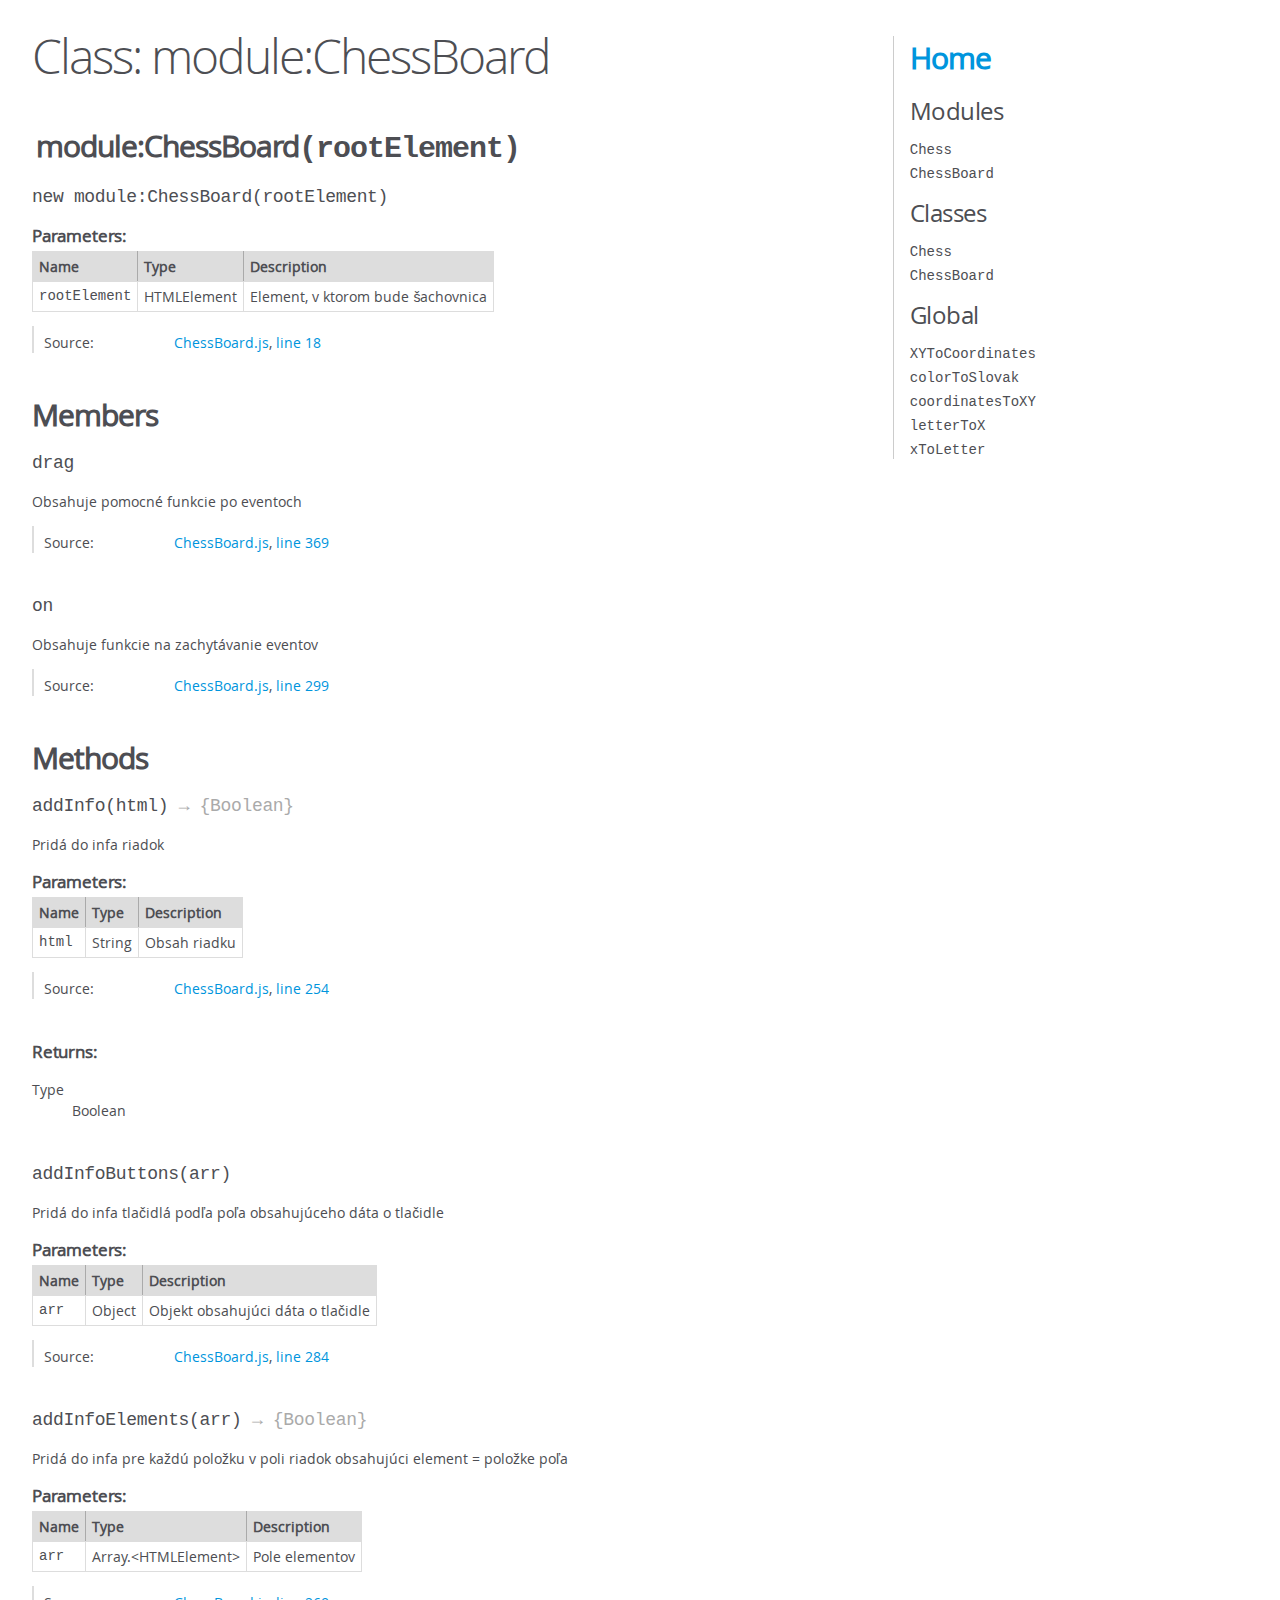
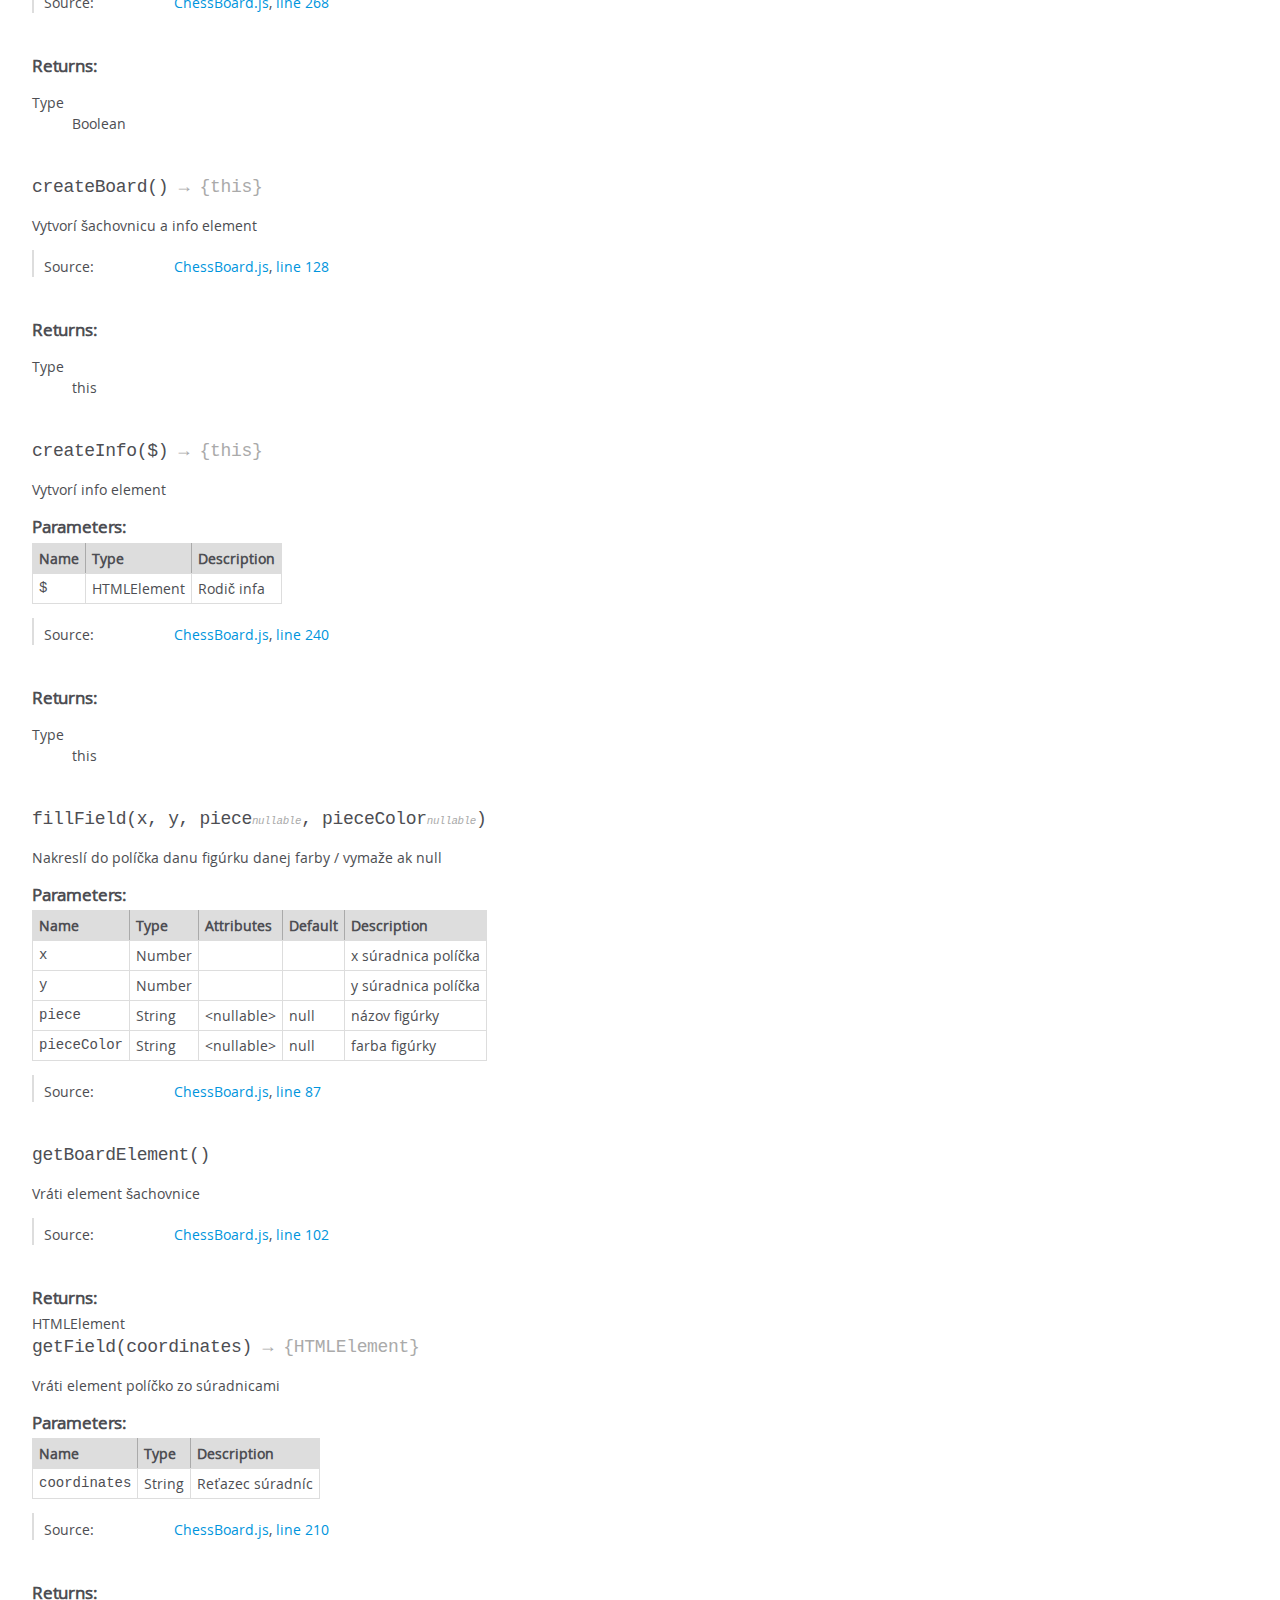
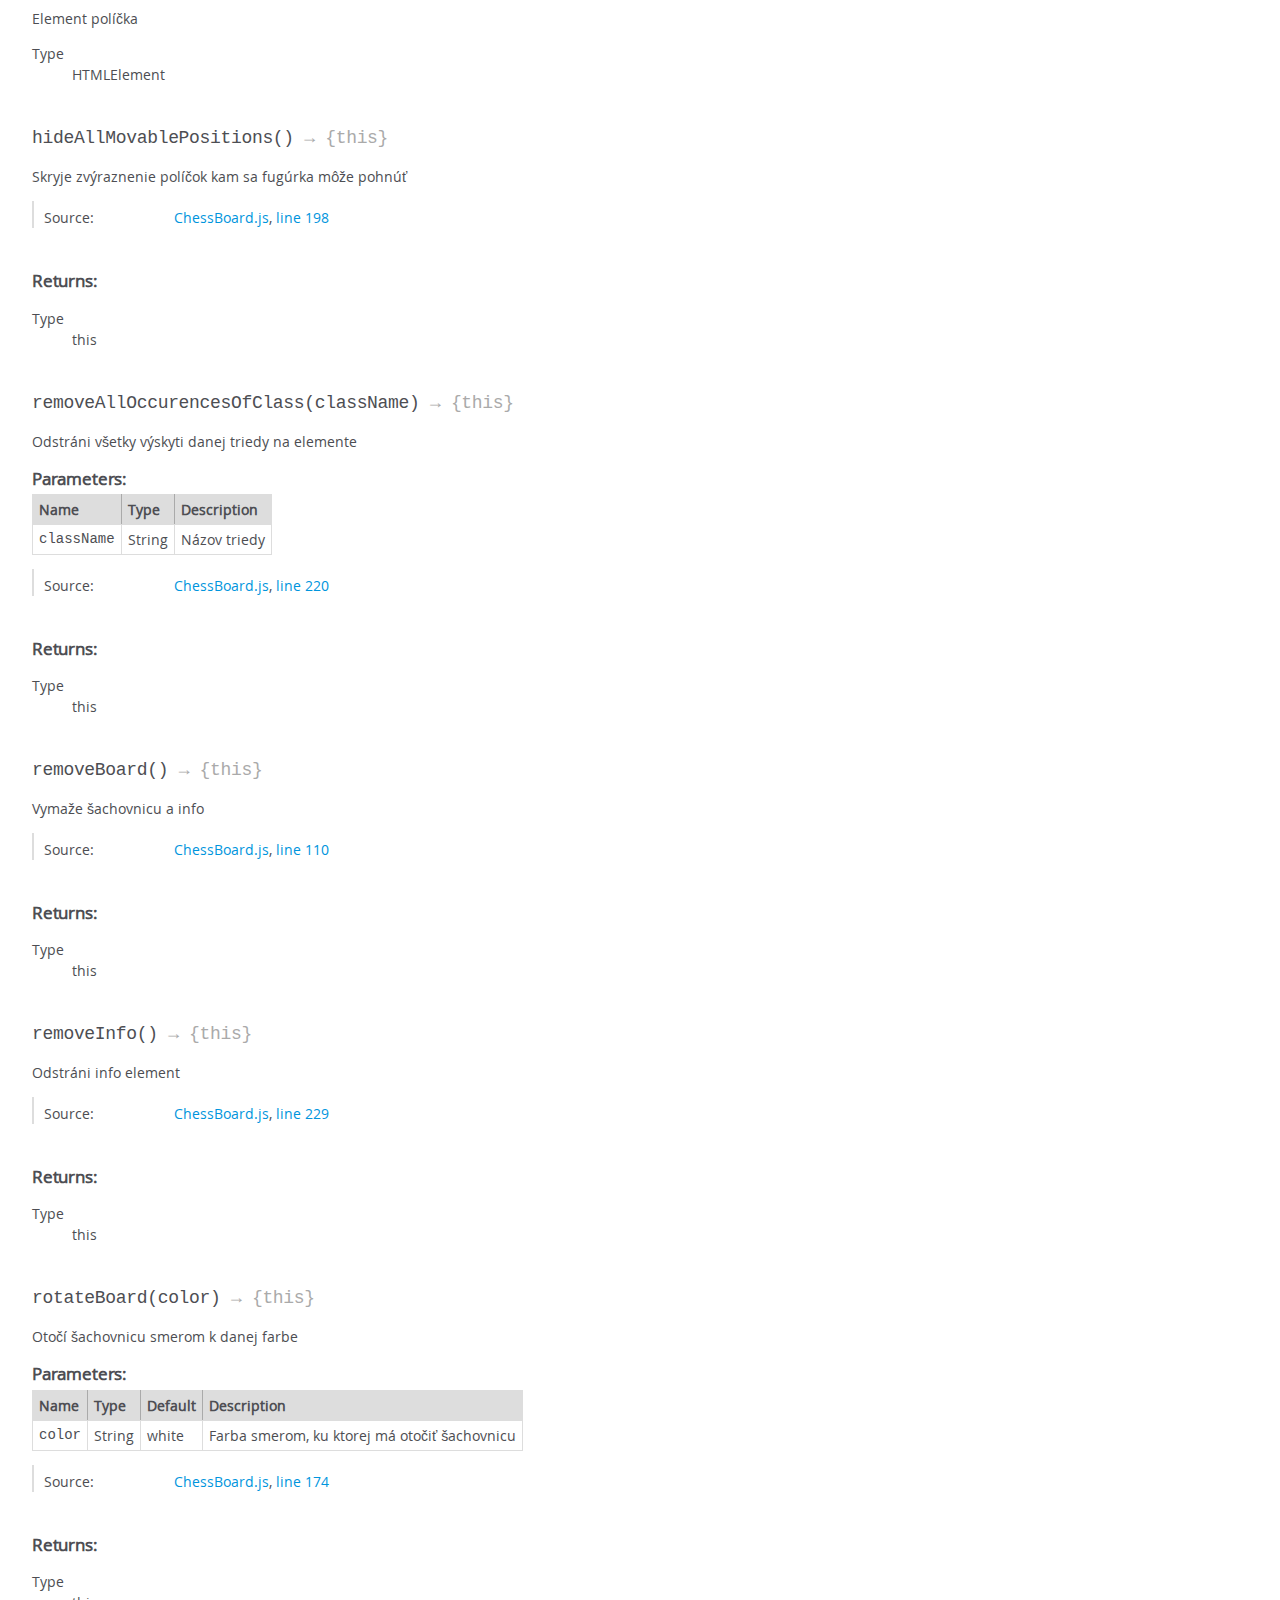
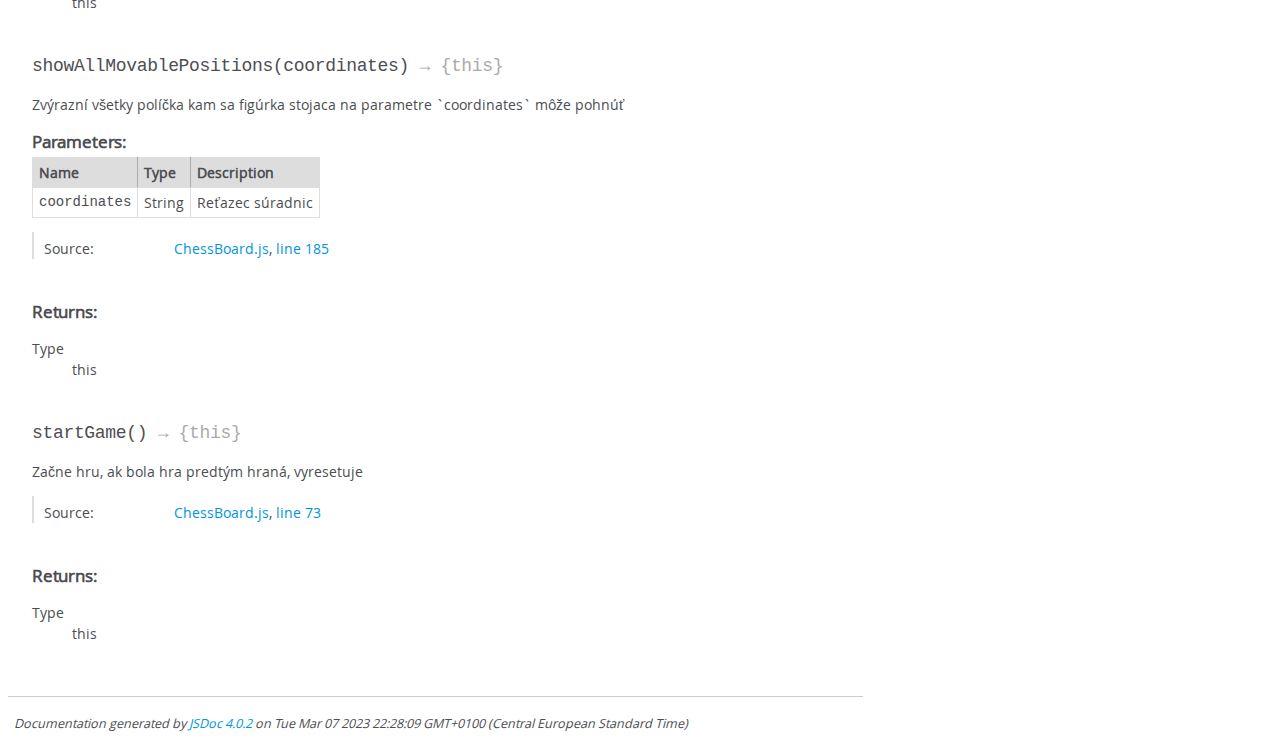
<file: docs/module-ChessBoard.html>
<!DOCTYPE html>
<html lang="en">
<head>
    <meta charset="utf-8">
    <title>JSDoc: Class: module:ChessBoard</title>

    <script src="scripts/prettify/prettify.js"> </script>
    <script src="scripts/prettify/lang-css.js"> </script>
    <!--[if lt IE 9]>
      <script src="//html5shiv.googlecode.com/svn/trunk/html5.js"></script>
    <![endif]-->
    <link type="text/css" rel="stylesheet" href="styles/prettify-tomorrow.css">
    <link type="text/css" rel="stylesheet" href="styles/jsdoc-default.css">
</head>

<body>

<div id="main">

    <h1 class="page-title">Class: module:ChessBoard</h1>

    




<section>

<header>
    
        <h2><span class="attribs"><span class="type-signature"></span></span>module:ChessBoard<span class="signature">(rootElement)</span><span class="type-signature"></span></h2>
        
    
</header>

<article>
    <div class="container-overview">
    
        

    

    
    <h4 class="name" id="module:ChessBoard"><span class="type-signature"></span>new module:ChessBoard<span class="signature">(rootElement)</span><span class="type-signature"></span></h4>
    

    











    <h5>Parameters:</h5>
    

<table class="params">
    <thead>
    <tr>
        
        <th>Name</th>
        

        <th>Type</th>

        

        

        <th class="last">Description</th>
    </tr>
    </thead>

    <tbody>
    

        <tr>
            
                <td class="name"><code>rootElement</code></td>
            

            <td class="type">
            
                
<span class="param-type">HTMLElement</span>


            
            </td>

            

            

            <td class="description last">Element, v ktorom bude šachovnica</td>
        </tr>

    
    </tbody>
</table>






<dl class="details">

    

    

    

    

    

    

    

    

    

    

    

    

    
    <dt class="tag-source">Source:</dt>
    <dd class="tag-source"><ul class="dummy"><li>
        <a href="ChessBoard.js.html">ChessBoard.js</a>, <a href="ChessBoard.js.html#line18">line 18</a>
    </li></ul></dd>
    

    

    

    
</dl>




















    
    </div>

    

    

    

    

    

    

    
        <h3 class="subsection-title">Members</h3>

        
            
<h4 class="name" id="drag"><span class="type-signature"></span>drag<span class="type-signature"></span></h4>




<div class="description">
    Obsahuje pomocné funkcie po eventoch
</div>







<dl class="details">

    

    

    

    

    

    

    

    

    

    

    

    

    
    <dt class="tag-source">Source:</dt>
    <dd class="tag-source"><ul class="dummy"><li>
        <a href="ChessBoard.js.html">ChessBoard.js</a>, <a href="ChessBoard.js.html#line369">line 369</a>
    </li></ul></dd>
    

    

    

    
</dl>






        
            
<h4 class="name" id="on"><span class="type-signature"></span>on<span class="type-signature"></span></h4>




<div class="description">
    Obsahuje funkcie na zachytávanie eventov
</div>







<dl class="details">

    

    

    

    

    

    

    

    

    

    

    

    

    
    <dt class="tag-source">Source:</dt>
    <dd class="tag-source"><ul class="dummy"><li>
        <a href="ChessBoard.js.html">ChessBoard.js</a>, <a href="ChessBoard.js.html#line299">line 299</a>
    </li></ul></dd>
    

    

    

    
</dl>






        
    

    
        <h3 class="subsection-title">Methods</h3>

        
            

    

    
    <h4 class="name" id="addInfo"><span class="type-signature"></span>addInfo<span class="signature">(html)</span><span class="type-signature"> &rarr; {Boolean}</span></h4>
    

    



<div class="description">
    Pridá do infa riadok
</div>









    <h5>Parameters:</h5>
    

<table class="params">
    <thead>
    <tr>
        
        <th>Name</th>
        

        <th>Type</th>

        

        

        <th class="last">Description</th>
    </tr>
    </thead>

    <tbody>
    

        <tr>
            
                <td class="name"><code>html</code></td>
            

            <td class="type">
            
                
<span class="param-type">String</span>


            
            </td>

            

            

            <td class="description last">Obsah riadku</td>
        </tr>

    
    </tbody>
</table>






<dl class="details">

    

    

    

    

    

    

    

    

    

    

    

    

    
    <dt class="tag-source">Source:</dt>
    <dd class="tag-source"><ul class="dummy"><li>
        <a href="ChessBoard.js.html">ChessBoard.js</a>, <a href="ChessBoard.js.html#line254">line 254</a>
    </li></ul></dd>
    

    

    

    
</dl>















<h5>Returns:</h5>

        


<dl>
    <dt>
        Type
    </dt>
    <dd>
        
<span class="param-type">Boolean</span>


    </dd>
</dl>

    





        
            

    

    
    <h4 class="name" id="addInfoButtons"><span class="type-signature"></span>addInfoButtons<span class="signature">(arr)</span><span class="type-signature"></span></h4>
    

    



<div class="description">
    Pridá do infa tlačidlá podľa poľa obsahujúceho dáta o tlačidle
</div>









    <h5>Parameters:</h5>
    

<table class="params">
    <thead>
    <tr>
        
        <th>Name</th>
        

        <th>Type</th>

        

        

        <th class="last">Description</th>
    </tr>
    </thead>

    <tbody>
    

        <tr>
            
                <td class="name"><code>arr</code></td>
            

            <td class="type">
            
                
<span class="param-type">Object</span>


            
            </td>

            

            

            <td class="description last">Objekt obsahujúci dáta o tlačidle</td>
        </tr>

    
    </tbody>
</table>






<dl class="details">

    

    

    

    

    

    

    

    

    

    

    

    

    
    <dt class="tag-source">Source:</dt>
    <dd class="tag-source"><ul class="dummy"><li>
        <a href="ChessBoard.js.html">ChessBoard.js</a>, <a href="ChessBoard.js.html#line284">line 284</a>
    </li></ul></dd>
    

    

    

    
</dl>




















        
            

    

    
    <h4 class="name" id="addInfoElements"><span class="type-signature"></span>addInfoElements<span class="signature">(arr)</span><span class="type-signature"> &rarr; {Boolean}</span></h4>
    

    



<div class="description">
    Pridá do infa pre každú položku v poli riadok obsahujúci element = položke poľa
</div>









    <h5>Parameters:</h5>
    

<table class="params">
    <thead>
    <tr>
        
        <th>Name</th>
        

        <th>Type</th>

        

        

        <th class="last">Description</th>
    </tr>
    </thead>

    <tbody>
    

        <tr>
            
                <td class="name"><code>arr</code></td>
            

            <td class="type">
            
                
<span class="param-type">Array.&lt;HTMLElement></span>


            
            </td>

            

            

            <td class="description last">Pole elementov</td>
        </tr>

    
    </tbody>
</table>






<dl class="details">

    

    

    

    

    

    

    

    

    

    

    

    

    
    <dt class="tag-source">Source:</dt>
    <dd class="tag-source"><ul class="dummy"><li>
        <a href="ChessBoard.js.html">ChessBoard.js</a>, <a href="ChessBoard.js.html#line268">line 268</a>
    </li></ul></dd>
    

    

    

    
</dl>















<h5>Returns:</h5>

        


<dl>
    <dt>
        Type
    </dt>
    <dd>
        
<span class="param-type">Boolean</span>


    </dd>
</dl>

    





        
            

    

    
    <h4 class="name" id="createBoard"><span class="type-signature"></span>createBoard<span class="signature">()</span><span class="type-signature"> &rarr; {this}</span></h4>
    

    



<div class="description">
    Vytvorí šachovnicu a info element
</div>













<dl class="details">

    

    

    

    

    

    

    

    

    

    

    

    

    
    <dt class="tag-source">Source:</dt>
    <dd class="tag-source"><ul class="dummy"><li>
        <a href="ChessBoard.js.html">ChessBoard.js</a>, <a href="ChessBoard.js.html#line128">line 128</a>
    </li></ul></dd>
    

    

    

    
</dl>















<h5>Returns:</h5>

        


<dl>
    <dt>
        Type
    </dt>
    <dd>
        
<span class="param-type">this</span>


    </dd>
</dl>

    





        
            

    

    
    <h4 class="name" id="createInfo"><span class="type-signature"></span>createInfo<span class="signature">($)</span><span class="type-signature"> &rarr; {this}</span></h4>
    

    



<div class="description">
    Vytvorí info element
</div>









    <h5>Parameters:</h5>
    

<table class="params">
    <thead>
    <tr>
        
        <th>Name</th>
        

        <th>Type</th>

        

        

        <th class="last">Description</th>
    </tr>
    </thead>

    <tbody>
    

        <tr>
            
                <td class="name"><code>$</code></td>
            

            <td class="type">
            
                
<span class="param-type">HTMLElement</span>


            
            </td>

            

            

            <td class="description last">Rodič infa</td>
        </tr>

    
    </tbody>
</table>






<dl class="details">

    

    

    

    

    

    

    

    

    

    

    

    

    
    <dt class="tag-source">Source:</dt>
    <dd class="tag-source"><ul class="dummy"><li>
        <a href="ChessBoard.js.html">ChessBoard.js</a>, <a href="ChessBoard.js.html#line240">line 240</a>
    </li></ul></dd>
    

    

    

    
</dl>















<h5>Returns:</h5>

        


<dl>
    <dt>
        Type
    </dt>
    <dd>
        
<span class="param-type">this</span>


    </dd>
</dl>

    





        
            

    

    
    <h4 class="name" id="fillField"><span class="type-signature"></span>fillField<span class="signature">(x, y, piece<span class="signature-attributes">nullable</span>, pieceColor<span class="signature-attributes">nullable</span>)</span><span class="type-signature"></span></h4>
    

    



<div class="description">
    Nakreslí do políčka danu figúrku danej farby / vymaže ak null
</div>









    <h5>Parameters:</h5>
    

<table class="params">
    <thead>
    <tr>
        
        <th>Name</th>
        

        <th>Type</th>

        
        <th>Attributes</th>
        

        
        <th>Default</th>
        

        <th class="last">Description</th>
    </tr>
    </thead>

    <tbody>
    

        <tr>
            
                <td class="name"><code>x</code></td>
            

            <td class="type">
            
                
<span class="param-type">Number</span>


            
            </td>

            
                <td class="attributes">
                

                

                
                </td>
            

            
                <td class="default">
                
                </td>
            

            <td class="description last">x súradnica políčka</td>
        </tr>

    

        <tr>
            
                <td class="name"><code>y</code></td>
            

            <td class="type">
            
                
<span class="param-type">Number</span>


            
            </td>

            
                <td class="attributes">
                

                

                
                </td>
            

            
                <td class="default">
                
                </td>
            

            <td class="description last">y súradnica políčka</td>
        </tr>

    

        <tr>
            
                <td class="name"><code>piece</code></td>
            

            <td class="type">
            
                
<span class="param-type">String</span>


            
            </td>

            
                <td class="attributes">
                

                
                    &lt;nullable><br>
                

                
                </td>
            

            
                <td class="default">
                
                    null
                
                </td>
            

            <td class="description last">názov figúrky</td>
        </tr>

    

        <tr>
            
                <td class="name"><code>pieceColor</code></td>
            

            <td class="type">
            
                
<span class="param-type">String</span>


            
            </td>

            
                <td class="attributes">
                

                
                    &lt;nullable><br>
                

                
                </td>
            

            
                <td class="default">
                
                    null
                
                </td>
            

            <td class="description last">farba figúrky</td>
        </tr>

    
    </tbody>
</table>






<dl class="details">

    

    

    

    

    

    

    

    

    

    

    

    

    
    <dt class="tag-source">Source:</dt>
    <dd class="tag-source"><ul class="dummy"><li>
        <a href="ChessBoard.js.html">ChessBoard.js</a>, <a href="ChessBoard.js.html#line87">line 87</a>
    </li></ul></dd>
    

    

    

    
</dl>




















        
            

    

    
    <h4 class="name" id="getBoardElement"><span class="type-signature"></span>getBoardElement<span class="signature">()</span><span class="type-signature"></span></h4>
    

    



<div class="description">
    Vráti element šachovnice
</div>













<dl class="details">

    

    

    

    

    

    

    

    

    

    

    

    

    
    <dt class="tag-source">Source:</dt>
    <dd class="tag-source"><ul class="dummy"><li>
        <a href="ChessBoard.js.html">ChessBoard.js</a>, <a href="ChessBoard.js.html#line102">line 102</a>
    </li></ul></dd>
    

    

    

    
</dl>















<h5>Returns:</h5>

        
<div class="param-desc">
    HTMLElement
</div>



    





        
            

    

    
    <h4 class="name" id="getField"><span class="type-signature"></span>getField<span class="signature">(coordinates)</span><span class="type-signature"> &rarr; {HTMLElement}</span></h4>
    

    



<div class="description">
    Vráti element políčko zo súradnicami
</div>









    <h5>Parameters:</h5>
    

<table class="params">
    <thead>
    <tr>
        
        <th>Name</th>
        

        <th>Type</th>

        

        

        <th class="last">Description</th>
    </tr>
    </thead>

    <tbody>
    

        <tr>
            
                <td class="name"><code>coordinates</code></td>
            

            <td class="type">
            
                
<span class="param-type">String</span>


            
            </td>

            

            

            <td class="description last">Reťazec súradníc</td>
        </tr>

    
    </tbody>
</table>






<dl class="details">

    

    

    

    

    

    

    

    

    

    

    

    

    
    <dt class="tag-source">Source:</dt>
    <dd class="tag-source"><ul class="dummy"><li>
        <a href="ChessBoard.js.html">ChessBoard.js</a>, <a href="ChessBoard.js.html#line210">line 210</a>
    </li></ul></dd>
    

    

    

    
</dl>















<h5>Returns:</h5>

        
<div class="param-desc">
    Element políčka
</div>



<dl>
    <dt>
        Type
    </dt>
    <dd>
        
<span class="param-type">HTMLElement</span>


    </dd>
</dl>

    





        
            

    

    
    <h4 class="name" id="hideAllMovablePositions"><span class="type-signature"></span>hideAllMovablePositions<span class="signature">()</span><span class="type-signature"> &rarr; {this}</span></h4>
    

    



<div class="description">
    Skryje zvýraznenie políčok kam sa fugúrka môže pohnúť
</div>













<dl class="details">

    

    

    

    

    

    

    

    

    

    

    

    

    
    <dt class="tag-source">Source:</dt>
    <dd class="tag-source"><ul class="dummy"><li>
        <a href="ChessBoard.js.html">ChessBoard.js</a>, <a href="ChessBoard.js.html#line198">line 198</a>
    </li></ul></dd>
    

    

    

    
</dl>















<h5>Returns:</h5>

        


<dl>
    <dt>
        Type
    </dt>
    <dd>
        
<span class="param-type">this</span>


    </dd>
</dl>

    





        
            

    

    
    <h4 class="name" id="removeAllOccurencesOfClass"><span class="type-signature"></span>removeAllOccurencesOfClass<span class="signature">(className)</span><span class="type-signature"> &rarr; {this}</span></h4>
    

    



<div class="description">
    Odstráni všetky výskyti danej triedy na elemente
</div>









    <h5>Parameters:</h5>
    

<table class="params">
    <thead>
    <tr>
        
        <th>Name</th>
        

        <th>Type</th>

        

        

        <th class="last">Description</th>
    </tr>
    </thead>

    <tbody>
    

        <tr>
            
                <td class="name"><code>className</code></td>
            

            <td class="type">
            
                
<span class="param-type">String</span>


            
            </td>

            

            

            <td class="description last">Názov triedy</td>
        </tr>

    
    </tbody>
</table>






<dl class="details">

    

    

    

    

    

    

    

    

    

    

    

    

    
    <dt class="tag-source">Source:</dt>
    <dd class="tag-source"><ul class="dummy"><li>
        <a href="ChessBoard.js.html">ChessBoard.js</a>, <a href="ChessBoard.js.html#line220">line 220</a>
    </li></ul></dd>
    

    

    

    
</dl>















<h5>Returns:</h5>

        


<dl>
    <dt>
        Type
    </dt>
    <dd>
        
<span class="param-type">this</span>


    </dd>
</dl>

    





        
            

    

    
    <h4 class="name" id="removeBoard"><span class="type-signature"></span>removeBoard<span class="signature">()</span><span class="type-signature"> &rarr; {this}</span></h4>
    

    



<div class="description">
    Vymaže šachovnicu a info
</div>













<dl class="details">

    

    

    

    

    

    

    

    

    

    

    

    

    
    <dt class="tag-source">Source:</dt>
    <dd class="tag-source"><ul class="dummy"><li>
        <a href="ChessBoard.js.html">ChessBoard.js</a>, <a href="ChessBoard.js.html#line110">line 110</a>
    </li></ul></dd>
    

    

    

    
</dl>















<h5>Returns:</h5>

        


<dl>
    <dt>
        Type
    </dt>
    <dd>
        
<span class="param-type">this</span>


    </dd>
</dl>

    





        
            

    

    
    <h4 class="name" id="removeInfo"><span class="type-signature"></span>removeInfo<span class="signature">()</span><span class="type-signature"> &rarr; {this}</span></h4>
    

    



<div class="description">
    Odstráni info element
</div>













<dl class="details">

    

    

    

    

    

    

    

    

    

    

    

    

    
    <dt class="tag-source">Source:</dt>
    <dd class="tag-source"><ul class="dummy"><li>
        <a href="ChessBoard.js.html">ChessBoard.js</a>, <a href="ChessBoard.js.html#line229">line 229</a>
    </li></ul></dd>
    

    

    

    
</dl>















<h5>Returns:</h5>

        


<dl>
    <dt>
        Type
    </dt>
    <dd>
        
<span class="param-type">this</span>


    </dd>
</dl>

    





        
            

    

    
    <h4 class="name" id="rotateBoard"><span class="type-signature"></span>rotateBoard<span class="signature">(color)</span><span class="type-signature"> &rarr; {this}</span></h4>
    

    



<div class="description">
    Otočí šachovnicu smerom k danej farbe
</div>









    <h5>Parameters:</h5>
    

<table class="params">
    <thead>
    <tr>
        
        <th>Name</th>
        

        <th>Type</th>

        

        
        <th>Default</th>
        

        <th class="last">Description</th>
    </tr>
    </thead>

    <tbody>
    

        <tr>
            
                <td class="name"><code>color</code></td>
            

            <td class="type">
            
                
<span class="param-type">String</span>


            
            </td>

            

            
                <td class="default">
                
                    white
                
                </td>
            

            <td class="description last">Farba smerom, ku ktorej má otočiť šachovnicu</td>
        </tr>

    
    </tbody>
</table>






<dl class="details">

    

    

    

    

    

    

    

    

    

    

    

    

    
    <dt class="tag-source">Source:</dt>
    <dd class="tag-source"><ul class="dummy"><li>
        <a href="ChessBoard.js.html">ChessBoard.js</a>, <a href="ChessBoard.js.html#line174">line 174</a>
    </li></ul></dd>
    

    

    

    
</dl>















<h5>Returns:</h5>

        


<dl>
    <dt>
        Type
    </dt>
    <dd>
        
<span class="param-type">this</span>


    </dd>
</dl>

    





        
            

    

    
    <h4 class="name" id="showAllMovablePositions"><span class="type-signature"></span>showAllMovablePositions<span class="signature">(coordinates)</span><span class="type-signature"> &rarr; {this}</span></h4>
    

    



<div class="description">
    Zvýrazní všetky políčka kam sa figúrka stojaca na parametre `coordinates` môže pohnúť
</div>









    <h5>Parameters:</h5>
    

<table class="params">
    <thead>
    <tr>
        
        <th>Name</th>
        

        <th>Type</th>

        

        

        <th class="last">Description</th>
    </tr>
    </thead>

    <tbody>
    

        <tr>
            
                <td class="name"><code>coordinates</code></td>
            

            <td class="type">
            
                
<span class="param-type">String</span>


            
            </td>

            

            

            <td class="description last">Reťazec súradnic</td>
        </tr>

    
    </tbody>
</table>






<dl class="details">

    

    

    

    

    

    

    

    

    

    

    

    

    
    <dt class="tag-source">Source:</dt>
    <dd class="tag-source"><ul class="dummy"><li>
        <a href="ChessBoard.js.html">ChessBoard.js</a>, <a href="ChessBoard.js.html#line185">line 185</a>
    </li></ul></dd>
    

    

    

    
</dl>















<h5>Returns:</h5>

        


<dl>
    <dt>
        Type
    </dt>
    <dd>
        
<span class="param-type">this</span>


    </dd>
</dl>

    





        
            

    

    
    <h4 class="name" id="startGame"><span class="type-signature"></span>startGame<span class="signature">()</span><span class="type-signature"> &rarr; {this}</span></h4>
    

    



<div class="description">
    Začne hru, ak bola hra predtým hraná, vyresetuje
</div>













<dl class="details">

    

    

    

    

    

    

    

    

    

    

    

    

    
    <dt class="tag-source">Source:</dt>
    <dd class="tag-source"><ul class="dummy"><li>
        <a href="ChessBoard.js.html">ChessBoard.js</a>, <a href="ChessBoard.js.html#line73">line 73</a>
    </li></ul></dd>
    

    

    

    
</dl>















<h5>Returns:</h5>

        


<dl>
    <dt>
        Type
    </dt>
    <dd>
        
<span class="param-type">this</span>


    </dd>
</dl>

    





        
    

    

    
</article>

</section>




</div>

<nav>
    <h2><a href="index.html">Home</a></h2><h3>Modules</h3><ul><li><a href="module-Chess.html">Chess</a></li><li><a href="module-ChessBoard.html">ChessBoard</a></li></ul><h3>Classes</h3><ul><li><a href="module-Chess.html">Chess</a></li><li><a href="module-ChessBoard.html">ChessBoard</a></li></ul><h3>Global</h3><ul><li><a href="global.html#XYToCoordinates">XYToCoordinates</a></li><li><a href="global.html#colorToSlovak">colorToSlovak</a></li><li><a href="global.html#coordinatesToXY">coordinatesToXY</a></li><li><a href="global.html#letterToX">letterToX</a></li><li><a href="global.html#xToLetter">xToLetter</a></li></ul>
</nav>

<br class="clear">

<footer>
    Documentation generated by <a href="https://github.com/jsdoc/jsdoc">JSDoc 4.0.2</a> on Tue Mar 07 2023 22:28:09 GMT+0100 (Central European Standard Time)
</footer>

<script> prettyPrint(); </script>
<script src="scripts/linenumber.js"> </script>
</body>
</html>
</file>
<file: docs/styles/prettify-tomorrow.css>
/* Tomorrow Theme */
/* Original theme - https://github.com/chriskempson/tomorrow-theme */
/* Pretty printing styles. Used with prettify.js. */
/* SPAN elements with the classes below are added by prettyprint. */
/* plain text */
.pln {
  color: #4d4d4c; }

@media screen {
  /* string content */
  .str {
    color: #718c00; }

  /* a keyword */
  .kwd {
    color: #8959a8; }

  /* a comment */
  .com {
    color: #8e908c; }

  /* a type name */
  .typ {
    color: #4271ae; }

  /* a literal value */
  .lit {
    color: #f5871f; }

  /* punctuation */
  .pun {
    color: #4d4d4c; }

  /* lisp open bracket */
  .opn {
    color: #4d4d4c; }

  /* lisp close bracket */
  .clo {
    color: #4d4d4c; }

  /* a markup tag name */
  .tag {
    color: #c82829; }

  /* a markup attribute name */
  .atn {
    color: #f5871f; }

  /* a markup attribute value */
  .atv {
    color: #3e999f; }

  /* a declaration */
  .dec {
    color: #f5871f; }

  /* a variable name */
  .var {
    color: #c82829; }

  /* a function name */
  .fun {
    color: #4271ae; } }
/* Use higher contrast and text-weight for printable form. */
@media print, projection {
  .str {
    color: #060; }

  .kwd {
    color: #006;
    font-weight: bold; }

  .com {
    color: #600;
    font-style: italic; }

  .typ {
    color: #404;
    font-weight: bold; }

  .lit {
    color: #044; }

  .pun, .opn, .clo {
    color: #440; }

  .tag {
    color: #006;
    font-weight: bold; }

  .atn {
    color: #404; }

  .atv {
    color: #060; } }
/* Style */
/*
pre.prettyprint {
  background: white;
  font-family: Consolas, Monaco, 'Andale Mono', monospace;
  font-size: 12px;
  line-height: 1.5;
  border: 1px solid #ccc;
  padding: 10px; }
*/

/* Specify class=linenums on a pre to get line numbering */
ol.linenums {
  margin-top: 0;
  margin-bottom: 0; }

/* IE indents via margin-left */
li.L0,
li.L1,
li.L2,
li.L3,
li.L4,
li.L5,
li.L6,
li.L7,
li.L8,
li.L9 {
  /* */ }

/* Alternate shading for lines */
li.L1,
li.L3,
li.L5,
li.L7,
li.L9 {
  /* */ }
</file>
<file: docs/styles/jsdoc-default.css>
@font-face {
    font-family: 'Open Sans';
    font-weight: normal;
    font-style: normal;
    src: url('../fonts/OpenSans-Regular-webfont.eot');
    src:
        local('Open Sans'),
        local('OpenSans'),
        url('../fonts/OpenSans-Regular-webfont.eot?#iefix') format('embedded-opentype'),
        url('../fonts/OpenSans-Regular-webfont.woff') format('woff'),
        url('../fonts/OpenSans-Regular-webfont.svg#open_sansregular') format('svg');
}

@font-face {
    font-family: 'Open Sans Light';
    font-weight: normal;
    font-style: normal;
    src: url('../fonts/OpenSans-Light-webfont.eot');
    src:
        local('Open Sans Light'),
        local('OpenSans Light'),
        url('../fonts/OpenSans-Light-webfont.eot?#iefix') format('embedded-opentype'),
        url('../fonts/OpenSans-Light-webfont.woff') format('woff'),
        url('../fonts/OpenSans-Light-webfont.svg#open_sanslight') format('svg');
}

html
{
    overflow: auto;
    background-color: #fff;
    font-size: 14px;
}

body
{
    font-family: 'Open Sans', sans-serif;
    line-height: 1.5;
    color: #4d4e53;
    background-color: white;
}

a, a:visited, a:active {
    color: #0095dd;
    text-decoration: none;
}

a:hover {
    text-decoration: underline;
}

header
{
    display: block;
    padding: 0px 4px;
}

tt, code, kbd, samp {
    font-family: Consolas, Monaco, 'Andale Mono', monospace;
}

.class-description {
    font-size: 130%;
    line-height: 140%;
    margin-bottom: 1em;
    margin-top: 1em;
}

.class-description:empty {
    margin: 0;
}

#main {
    float: left;
    width: 70%;
}

article dl {
    margin-bottom: 40px;
}

article img {
  max-width: 100%;
}

section
{
    display: block;
    background-color: #fff;
    padding: 12px 24px;
    border-bottom: 1px solid #ccc;
    margin-right: 30px;
}

.variation {
    display: none;
}

.signature-attributes {
    font-size: 60%;
    color: #aaa;
    font-style: italic;
    font-weight: lighter;
}

nav
{
    display: block;
    float: right;
    margin-top: 28px;
    width: 30%;
    box-sizing: border-box;
    border-left: 1px solid #ccc;
    padding-left: 16px;
}

nav ul {
    font-family: 'Lucida Grande', 'Lucida Sans Unicode', arial, sans-serif;
    font-size: 100%;
    line-height: 17px;
    padding: 0;
    margin: 0;
    list-style-type: none;
}

nav ul a, nav ul a:visited, nav ul a:active {
    font-family: Consolas, Monaco, 'Andale Mono', monospace;
    line-height: 18px;
    color: #4D4E53;
}

nav h3 {
    margin-top: 12px;
}

nav li {
    margin-top: 6px;
}

footer {
    display: block;
    padding: 6px;
    margin-top: 12px;
    font-style: italic;
    font-size: 90%;
}

h1, h2, h3, h4 {
    font-weight: 200;
    margin: 0;
}

h1
{
    font-family: 'Open Sans Light', sans-serif;
    font-size: 48px;
    letter-spacing: -2px;
    margin: 12px 24px 20px;
}

h2, h3.subsection-title
{
    font-size: 30px;
    font-weight: 700;
    letter-spacing: -1px;
    margin-bottom: 12px;
}

h3
{
    font-size: 24px;
    letter-spacing: -0.5px;
    margin-bottom: 12px;
}

h4
{
    font-size: 18px;
    letter-spacing: -0.33px;
    margin-bottom: 12px;
    color: #4d4e53;
}

h5, .container-overview .subsection-title
{
    font-size: 120%;
    font-weight: bold;
    letter-spacing: -0.01em;
    margin: 8px 0 3px 0;
}

h6
{
    font-size: 100%;
    letter-spacing: -0.01em;
    margin: 6px 0 3px 0;
    font-style: italic;
}

table
{
    border-spacing: 0;
    border: 0;
    border-collapse: collapse;
}

td, th
{
    border: 1px solid #ddd;
    margin: 0px;
    text-align: left;
    vertical-align: top;
    padding: 4px 6px;
    display: table-cell;
}

thead tr
{
    background-color: #ddd;
    font-weight: bold;
}

th { border-right: 1px solid #aaa; }
tr > th:last-child { border-right: 1px solid #ddd; }

.ancestors, .attribs { color: #999; }
.ancestors a, .attribs a
{
    color: #999 !important;
    text-decoration: none;
}

.clear
{
    clear: both;
}

.important
{
    font-weight: bold;
    color: #950B02;
}

.yes-def {
    text-indent: -1000px;
}

.type-signature {
    color: #aaa;
}

.name, .signature {
    font-family: Consolas, Monaco, 'Andale Mono', monospace;
}

.details { margin-top: 14px; border-left: 2px solid #DDD; }
.details dt { width: 120px; float: left; padding-left: 10px;  padding-top: 6px; }
.details dd { margin-left: 70px; }
.details ul { margin: 0; }
.details ul { list-style-type: none; }
.details li { margin-left: 30px; padding-top: 6px; }
.details pre.prettyprint { margin: 0 }
.details .object-value { padding-top: 0; }

.description {
    margin-bottom: 1em;
    margin-top: 1em;
}

.code-caption
{
    font-style: italic;
    font-size: 107%;
    margin: 0;
}

.source
{
    border: 1px solid #ddd;
    width: 80%;
    overflow: auto;
}

.prettyprint.source {
    width: inherit;
}

.source code
{
    font-size: 100%;
    line-height: 18px;
    display: block;
    padding: 4px 12px;
    margin: 0;
    background-color: #fff;
    color: #4D4E53;
}

.prettyprint code span.line
{
  display: inline-block;
}

.prettyprint.linenums
{
  padding-left: 70px;
  -webkit-user-select: none;
  -moz-user-select: none;
  -ms-user-select: none;
  user-select: none;
}

.prettyprint.linenums ol
{
  padding-left: 0;
}

.prettyprint.linenums li
{
  border-left: 3px #ddd solid;
}

.prettyprint.linenums li.selected,
.prettyprint.linenums li.selected *
{
  background-color: lightyellow;
}

.prettyprint.linenums li *
{
  -webkit-user-select: text;
  -moz-user-select: text;
  -ms-user-select: text;
  user-select: text;
}

.params .name, .props .name, .name code {
    color: #4D4E53;
    font-family: Consolas, Monaco, 'Andale Mono', monospace;
    font-size: 100%;
}

.params td.description > p:first-child,
.props td.description > p:first-child
{
    margin-top: 0;
    padding-top: 0;
}

.params td.description > p:last-child,
.props td.description > p:last-child
{
    margin-bottom: 0;
    padding-bottom: 0;
}

.disabled {
    color: #454545;
}
</file>
